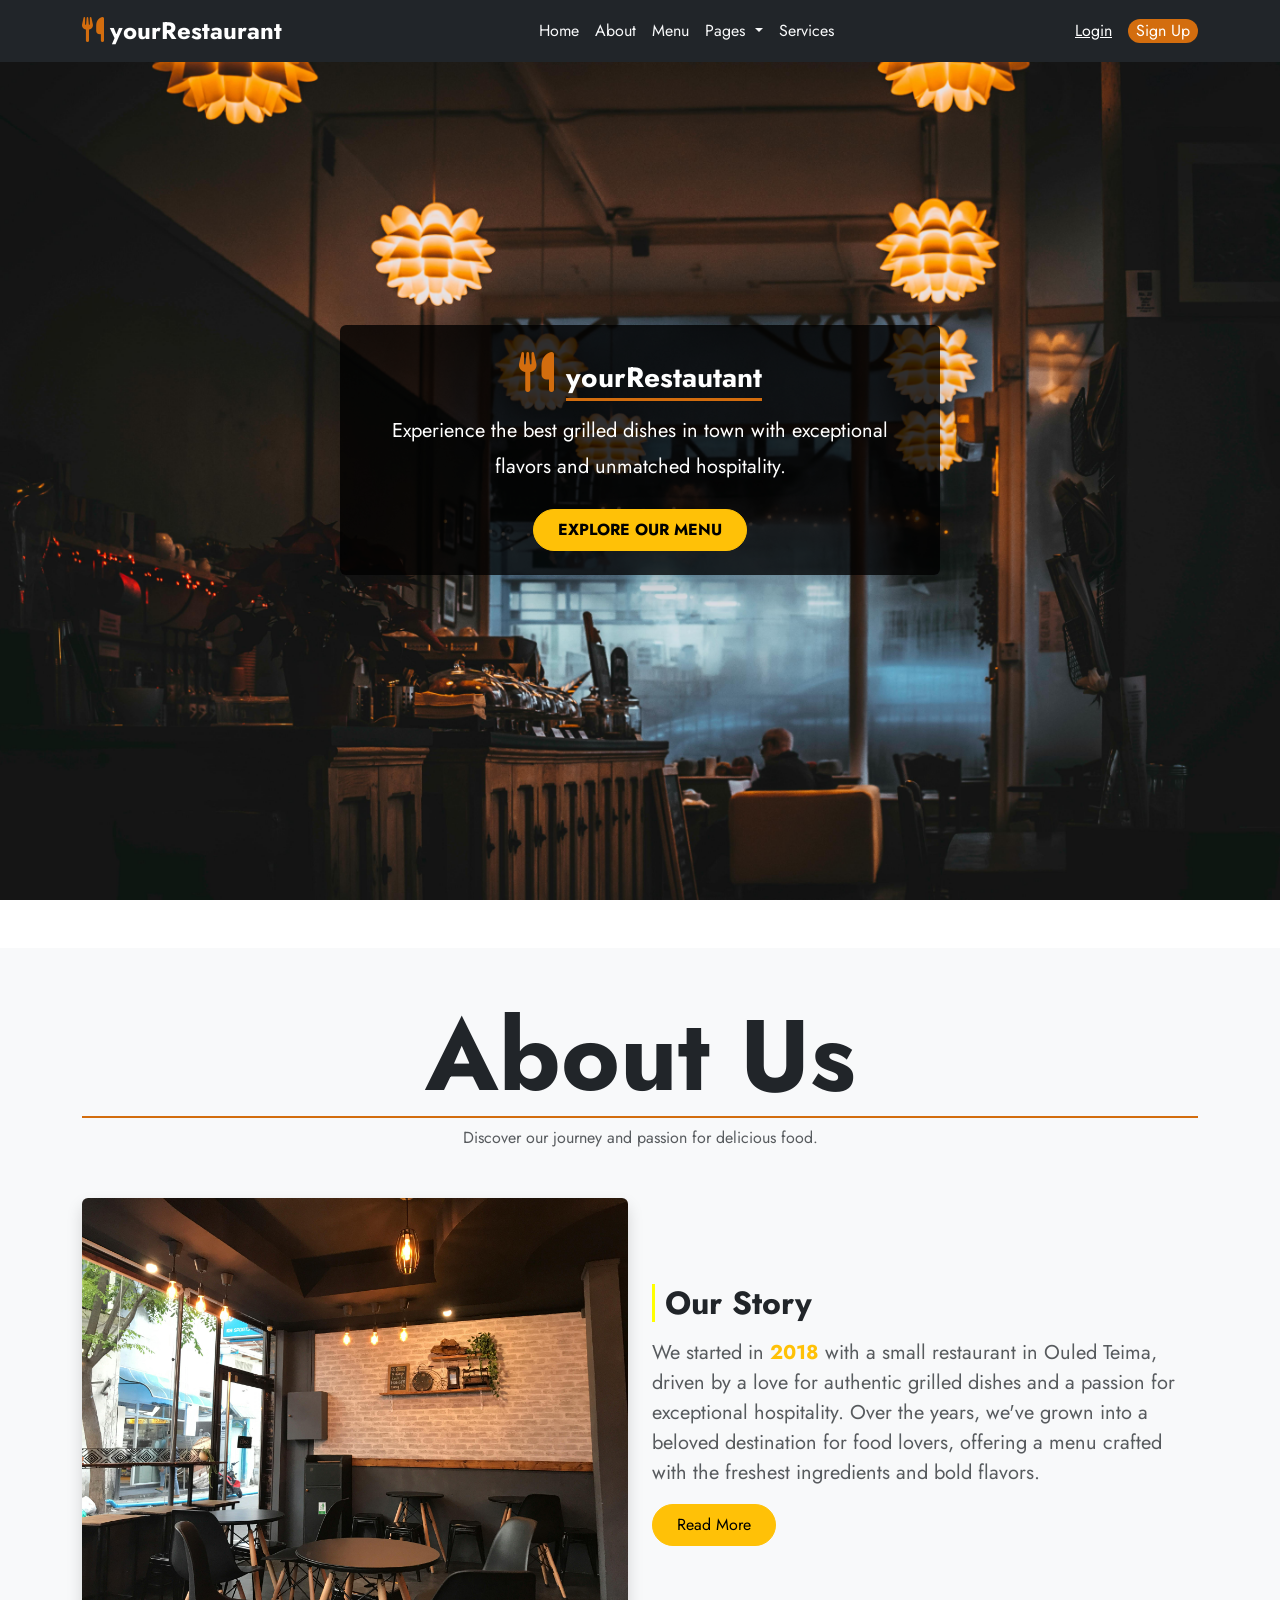
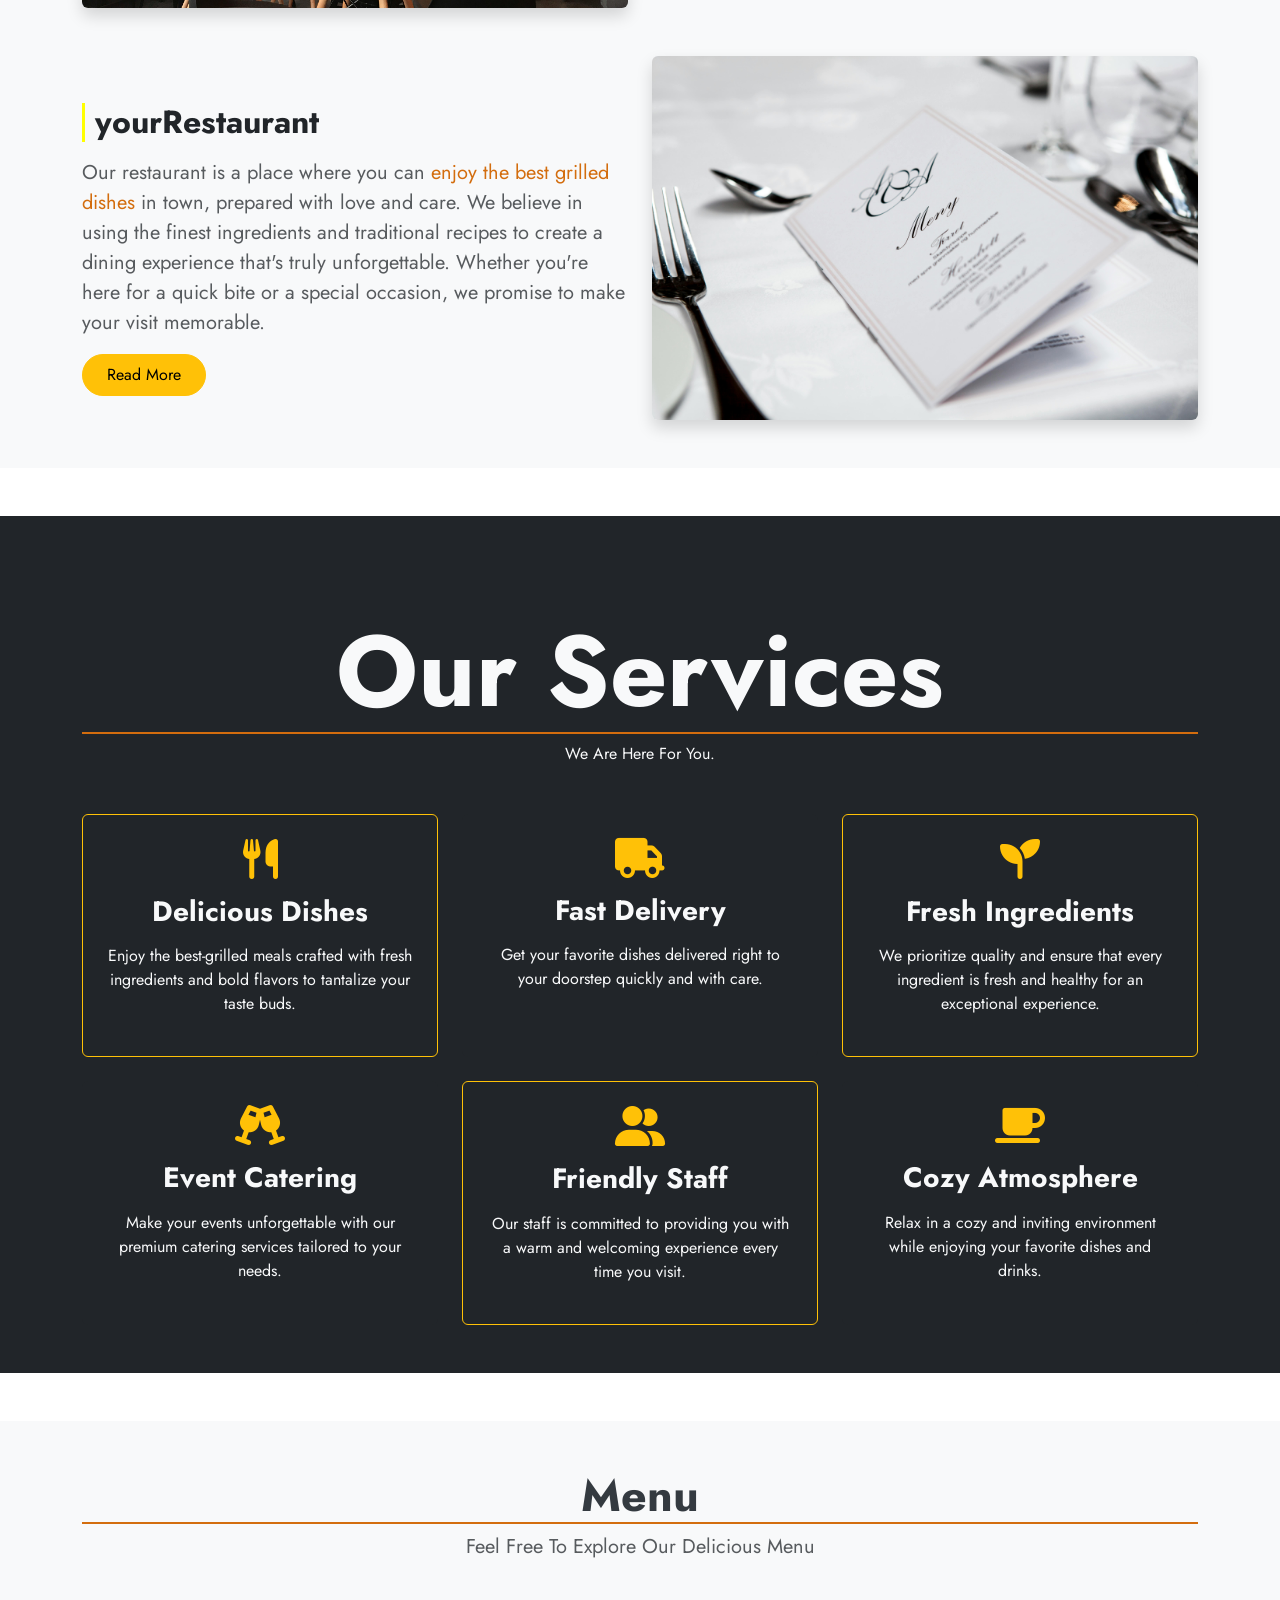
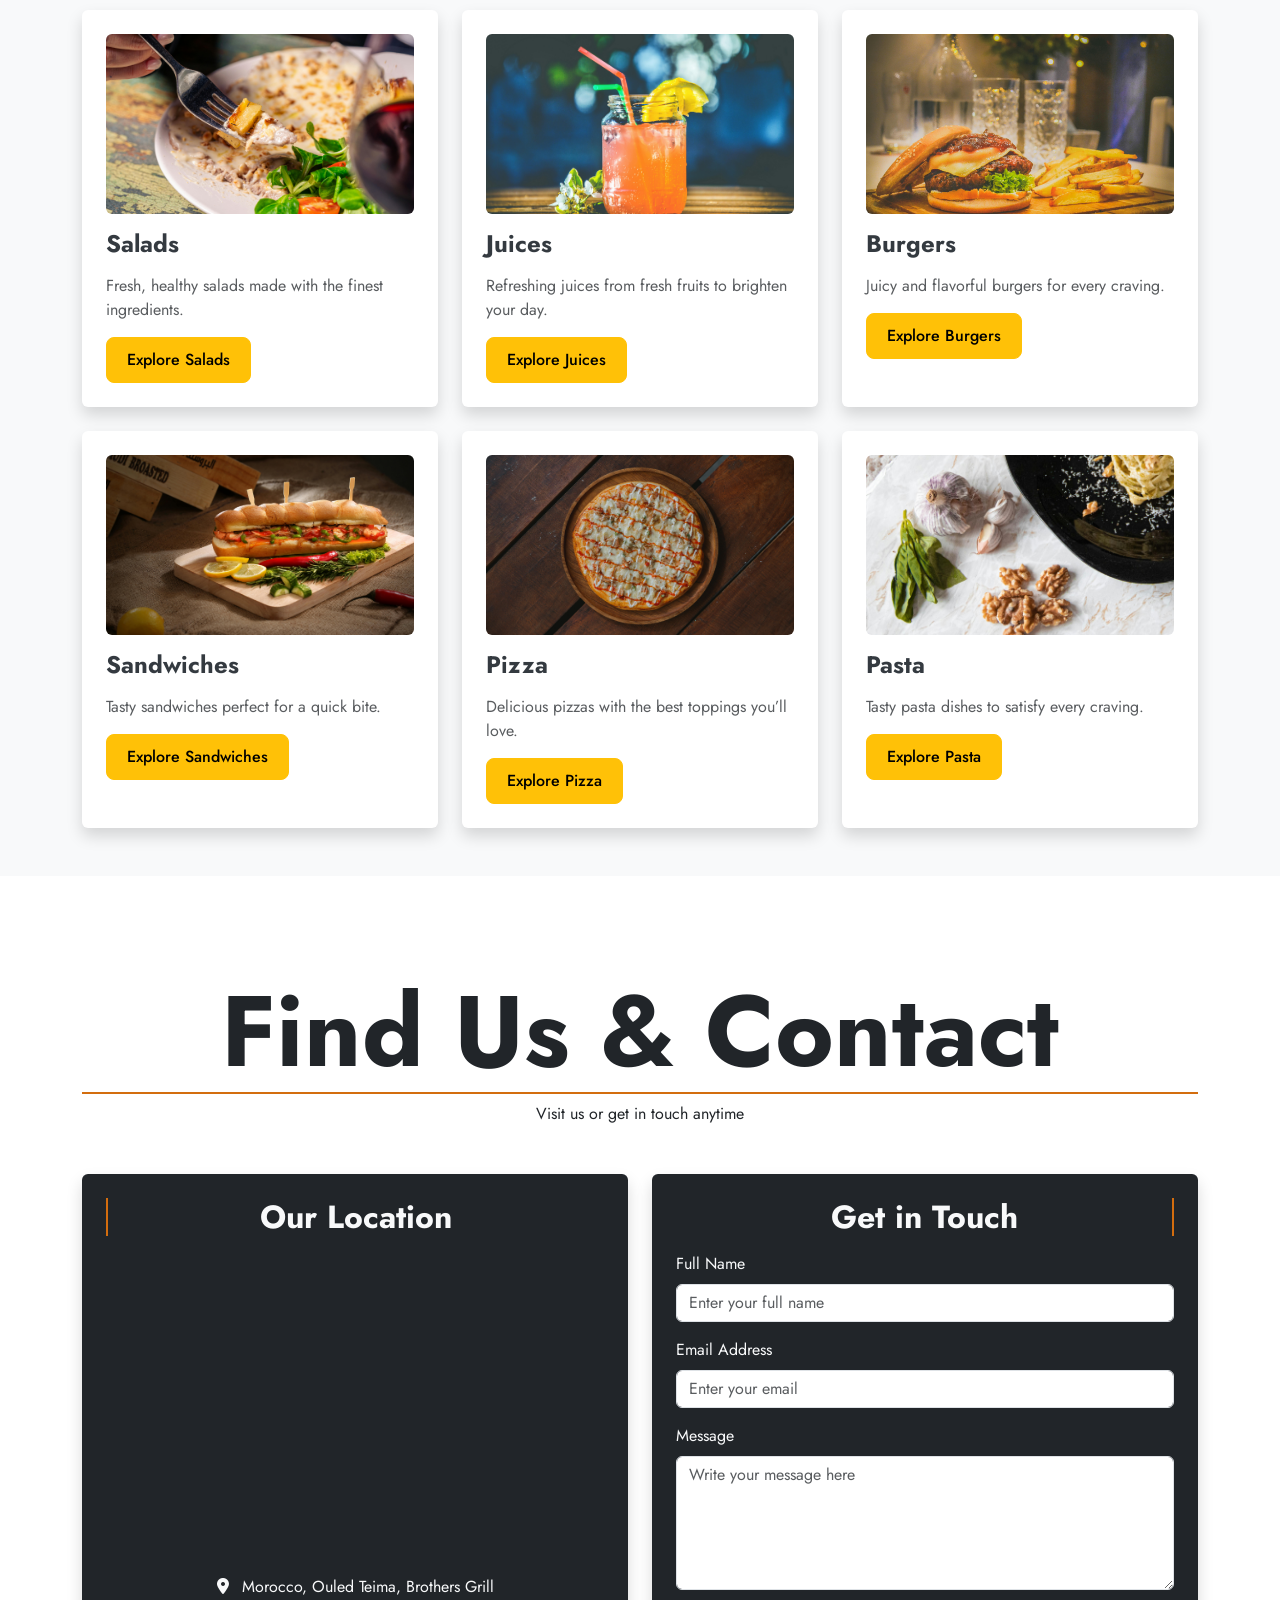
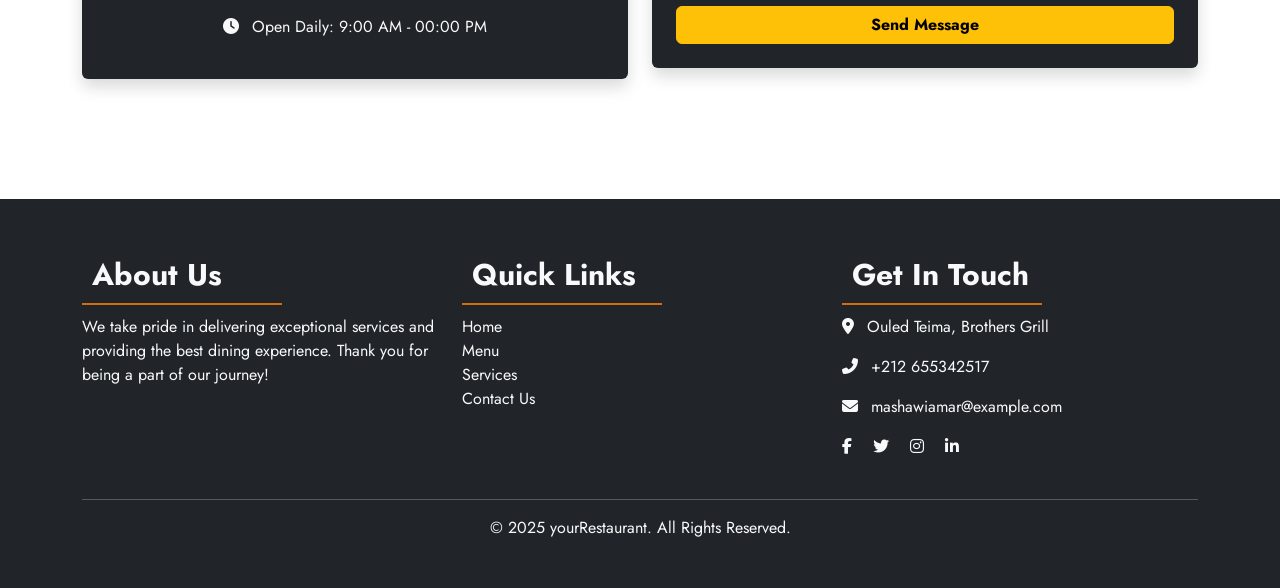
<file: index.html>
<!DOCTYPE html>
<html lang="en">
<head>
    <meta charset="UTF-8">
    <meta name="viewport" content="width=device-width, initial-scale=1.0">
    <title>
        yourRestaurant | Home
    </title>
    <!-- google fonts -->
    <link rel="preconnect" href="https://fonts.googleapis.com">
    <link rel="preconnect" href="https://fonts.gstatic.com" crossorigin>
    <link href="https://fonts.googleapis.com/css2?family=Jost:ital,wght@0,100..900;1,100..900&family=Mona+Sans:ital,wght@0,200..900;1,200..900&family=Montserrat:ital,wght@0,100..900;1,100..900&family=Open+Sans:ital,wght@0,300..800;1,300..800&family=Parkinsans:wght@300..800&family=Poppins:ital,wght@0,100;0,200;0,300;0,400;0,500;0,600;0,700;0,800;0,900;1,100;1,200;1,300;1,400;1,500;1,600;1,700;1,800;1,900&family=Roboto+Mono:ital,wght@0,100..700;1,100..700&family=Ubuntu:ital,wght@0,300;0,400;0,500;0,700;1,300;1,400;1,500;1,700&family=Work+Sans:ital,wght@0,100..900;1,100..900&display=swap" rel="stylesheet">
    <!-- font awessom -->
    <link rel="stylesheet" href="https://cdnjs.cloudflare.com/ajax/libs/font-awesome/6.7.2/css/all.min.css">
    <!-- bootstrap link -->
    <link href="https://cdn.jsdelivr.net/npm/bootstrap@5.3.3/dist/css/bootstrap.min.css" rel="stylesheet" integrity="sha384-QWTKZyjpPEjISv5WaRU9OFeRpok6YctnYmDr5pNlyT2bRjXh0JMhjY6hW+ALEwIH" crossorigin="anonymous">
    <!-- style link -->
    <link rel="stylesheet" href="style/main.css">
</head>

<body>
    <!-- start nav -->
        <nav class="navbar navbar-expand-lg bg-dark fixed-top">
            <div class="container">
                <div class="navbar-brand">
                    <i class="fa-solid fa-utensils" style="color: #d36d0e; font-size: 25px;"></i>
                    <b class="text-white fs-4">yourRestaurant</b>
                </div>
                <button class="navbar-toggler fs-8" type="button" data-bs-toggle="collapse" data-bs-target="#navbarSupportedContent" aria-controls="navbarSupportedContent" aria-expanded="false" aria-label="Toggle navigation">
                    <span class="navbar-toggler-icon"></span>
                </button>
                <div class="collapse navbar-collapse" id="navbarSupportedContent">
                    <ul class="navbar-nav mx-auto">
                        <li class="nav-item">
                            <a class="nav-link text-light active" aria-current="page" href="index.html">Home</a>
                        </li>
                        <li class="nav-item">
                            <a class="nav-link text-light active" aria-current="page" href="#about">About</a>
                        </li>
                        <li class="nav-item">
                            <a class="nav-link text-light" href="#menu">Menu</a>
                        </li>
                        <li class="nav-item dropdown">
                            <a class="nav-link text-light dropdown-toggle" href="#" role="button" data-bs-toggle="dropdown" aria-expanded="false">
                            Pages
                            </a>
                            <ul class="dropdown-menu">
                                <li><a class="dropdown-item" href="#">Team</a></li>
                                <li><a class="dropdown-item" href="#location-contact">Location</a></li>
                                <li><a class="dropdown-item" href="#location-contact">Contact</a></li>
                            </ul>
                        </li>
                        <li class="nav-item">
                            <a class="nav-link text-light" href="#services">Services</a>
                        </li>
                    </ul>
                    <!-- login / signup -->
                    <div class="d-flex gap-3 align-items-center py-2">
                        <a href="login.html" class="login text-white">Login</a>
                        <a href="signup.html" class="signup text-white rounded-4 text-decoration-none px-2">Sign Up</a>
                    </div>
                </div>
            </div>
        </nav>  
    <!-- end nav -->

    <!-- start landing -->
    <div class="landing mb-5 bg-dark text-white d-flex align-items-center justify-content-center text-center" style="height: 100vh;">
        <div class="container">
            <div class="landing-text p-4 rounded shadow-lg">
                <h1 class="mb-3">
                    <i class="fa-solid fa-utensils" style="color: #d36d0e; font-size: 40px;"></i>
                    <b class="fs-3 mt-2" style="border-bottom: 3px solid #d36d0e;">yourRestautant</b>
                </h1>
                <!-- Max-width applied via CSS for better control -->
                <p class="fs-5 mb-4 mx-auto">
                    Experience the best grilled dishes in town with exceptional flavors and unmatched hospitality.
                </p>
                <a href="#menu" class="btn btn-warning px-4 py-2 rounded-pill">Explore Our Menu</a>
            </div>
        </div>
    </div>
    <!-- end landing -->

    <!-- start about -->
        <div class="about mt-5 mb-5 py-5 bg-light" id="about">
            <div class="container">
                <!-- Heading Section -->
                <div class="special-heading text-center mb-5">
                    <h1 class="fw-bold">About Us</h1>
                    <p class="text-muted">Discover our journey and passion for delicious food.</p>
                </div>
                <!-- About Content -->
                <div class="row align-items-center">
                    <!-- Image Section -->
                    <div class="col-md-6">
                        <img src="images/restau-2.jpg" alt="Our Restaurant" class="img-fluid rounded shadow">
                    </div>
                    <!-- Text Section -->
                    <div class="col-md-6">
                        <div class="about-text">
                            <h2 class="story fw-bold mb-3 mt-4">Our Story</h2>
                            <p class="text-muted fs-5">
                                We started in <span class="fw-bold text-warning">2018</span> with a small restaurant in Ouled Teima, driven by a love for authentic grilled dishes and a passion for exceptional hospitality. Over the years, we've grown into a beloved destination for food lovers, offering a menu crafted with the freshest ingredients and bold flavors.
                            </p>
                            <a href="about.html" class="btn btn-warning px-4 py-2 rounded-pill">Read More</a>
                        </div>
                    </div>
                </div>
                <div class="row align-items-center mt-5">
                    <!-- Text Section -->
                    <div class="col-md-6 order-md-1 order-2">
                        <div class="about-text">
                            <h2 class="story fw-bold mb-3 mt-4">yourRestaurant</h2>
                            <p class="text-muted fs-5">
                                Our restaurant is a place where you can <span style="color: #d36d0e;">enjoy the best grilled dishes</span> in town, prepared with love and care. We believe in using the finest ingredients and traditional recipes to create a dining experience that's truly unforgettable. Whether you're here for a quick bite or a special occasion, we promise to make your visit memorable.
                            </p>
                            <a href="about.html" class="btn btn-warning px-4 py-2 rounded-pill">Read More</a>
                        </div>
                    </div>
                    <!-- Image Section -->
                    <div class="col-md-6 order-md-2 order-1 d-flex justify-content-center">
                        <img src="images/restau-1.jpg" alt="Our Restaurant" class="img-fluid rounded shadow">
                    </div>
                </div>
            </div>
        </div>
    <!-- end about -->

    <!-- Start Services Section -->
        <div class="about mt-5 mb-5 py-5 bg-dark" id="services">
            <div class="container mt-5 text-light">
                <!-- Heading Section -->
                <div class="special-heading text-center mb-5">
                    <h1 class="fw-bold">Our Services</h1>
                    <p class="text-light">We Are Here For You.</p>
                </div>
                
                <!-- Services Cards -->
                <div class="row gy-4">
                    <!-- Service 1 -->
                    <div class="col-md-4 text-center">
                        <div class="service-card p-4 rounded bg-dark border border-warning h-100 wow fadeInUp" data-wow-delay="0.2s">
                            <div class="icon-and-heading">
                                <i class="fa-solid fa-utensils text-warning mb-2" style="font-size: 2.5rem;"></i>
                                <h3 class="fw-bold mt-2">Delicious Dishes</h3>
                            </div>
                            <p class="mt-3">Enjoy the best-grilled meals crafted with fresh ingredients and bold flavors to tantalize your taste buds.</p>
                        </div>
                    </div>
                    <!-- Service 2 -->
                    <div class="col-md-4 text-center">
                        <div class="service-card p-4 rounded bg-dark h-100 wow fadeInUp" data-wow-delay="0.4s">
                            <div class="icon-and-heading">
                                <i class="fa-solid fa-truck text-warning mb-2" style="font-size: 2.5rem;"></i>
                                <h3 class="fw-bold mt-2">Fast Delivery</h3>
                            </div>
                            <p class="mt-3">Get your favorite dishes delivered right to your doorstep quickly and with care.</p>
                        </div>
                    </div>
                    <!-- Service 3 -->
                    <div class="col-md-4 text-center">
                        <div class="service-card p-4 rounded bg-dark border border-warning h-100 wow fadeInUp" data-wow-delay="0.6s">
                            <div class="icon-and-heading">
                                <i class="fa-solid fa-seedling text-warning mb-2" style="font-size: 2.5rem;"></i>
                                <h3 class="fw-bold mt-2">Fresh Ingredients</h3>
                            </div>
                            <p class="mt-3">We prioritize quality and ensure that every ingredient is fresh and healthy for an exceptional experience.</p>
                        </div>
                    </div>
                    <!-- Service 4 -->
                    <div class="col-md-4 text-center">
                        <div class="service-card p-4 rounded bg-dark h-100 wow fadeInUp" data-wow-delay="0.8s">
                            <div class="icon-and-heading">
                                <i class="fa-solid fa-glass-cheers text-warning mb-2" style="font-size: 2.5rem;"></i>
                                <h3 class="fw-bold mt-2">Event Catering</h3>
                            </div>
                            <p class="mt-3">Make your events unforgettable with our premium catering services tailored to your needs.</p>
                        </div>
                    </div>
                    <!-- Service 5 -->
                    <div class="col-md-4 text-center">
                        <div class="service-card p-4 rounded bg-dark border border-warning h-100 wow fadeInUp" data-wow-delay="1s">
                            <div class="icon-and-heading">
                                <i class="fa-solid fa-user-friends text-warning mb-2" style="font-size: 2.5rem;"></i>
                                <h3 class="fw-bold mt-2">Friendly Staff</h3>
                            </div>
                            <p class="mt-3">Our staff is committed to providing you with a warm and welcoming experience every time you visit.</p>
                        </div>
                    </div>
                    <!-- Service 6 -->
                    <div class="col-md-4 text-center">
                        <div class="service-card p-4 rounded bg-dark h-100 wow fadeInUp" data-wow-delay="1.2s">
                            <div class="icon-and-heading">
                                <i class="fa-solid fa-coffee text-warning mb-2" style="font-size: 2.5rem;"></i>
                                <h3 class="fw-bold mt-2">Cozy Atmosphere</h3>
                            </div>
                            <p class="mt-3">Relax in a cozy and inviting environment while enjoying your favorite dishes and drinks.</p>
                        </div>
                    </div>
                </div>
            </div>
        </div>
    <!-- End Services Section -->

    <!-- start menu -->
        <div class="menu mb-5 py-5 bg-light" id="menu">
            <div class="container">
                <!-- Heading Section -->
                <div class="special-heading text-center mb-5">
                    <h1 class="fw-bold">Menu</h1>
                    <p class="text-muted fs-5">Feel Free To Explore Our Delicious Menu</p>
                </div>
        
                <!-- Menu Categories -->
                <div class="row row-cols-1 row-cols-sm-2 row-cols-lg-3 g-4">
                    <!-- Salads -->
                    <div class="col">
                        <div class="menu-card p-4 bg-white shadow rounded h-100">
                            <div class="image mb-3">
                                <img src="images/salade.jpg" alt="Salads" class="img-fluid rounded">
                            </div>
                            <div class="infos">
                                <h3 class="fw-bold">Salads</h3>
                                <p class="text-muted">Fresh, healthy salads made with the finest ingredients.</p>
                                <a href="food.html" class="btn btn-warning rounded-3">Explore Salads</a>
                            </div>
                        </div>
                    </div>
                    <!-- Juices -->
                    <div class="col">
                        <div class="menu-card p-4 bg-white shadow rounded h-100">
                            <div class="image mb-3">
                                <img src="images/juices.jpg" alt="Juices" class="img-fluid rounded">
                            </div>
                            <div class="infos">
                                <h3 class="fw-bold">Juices</h3>
                                <p class="text-muted">Refreshing juices from fresh fruits to brighten your day.</p>
                                <a href="food.html" class="btn btn-warning rounded-3">Explore Juices</a>
                            </div>
                        </div>
                    </div>
                    <!-- Burgers -->
                    <div class="col">
                        <div class="menu-card p-4 bg-white shadow rounded h-100">
                            <div class="image mb-3">
                                <img src="images/burgers.jpg" alt="Burgers" class="img-fluid rounded">
                            </div>
                            <div class="infos">
                                <h3 class="fw-bold">Burgers</h3>
                                <p class="text-muted">Juicy and flavorful burgers for every craving.</p>
                                <a href="food.html" class="btn btn-warning rounded-3">Explore Burgers</a>
                            </div>
                        </div>
                    </div>
                    <!-- Sandwiches -->
                    <div class="col">
                        <div class="menu-card p-4 bg-white shadow rounded h-100">
                            <div class="image mb-3">
                                <img src="images/sandwiche.jpg" alt="Sandwiches" class="img-fluid rounded">
                            </div>
                            <div class="infos">
                                <h3 class="fw-bold">Sandwiches</h3>
                                <p class="text-muted">Tasty sandwiches perfect for a quick bite.</p>
                                <a href="food.html" class="btn btn-warning rounded-3">Explore Sandwiches</a>
                            </div>
                        </div>
                    </div>
                    <!-- Pizza -->
                    <div class="col">
                        <div class="menu-card p-4 bg-white shadow rounded h-100">
                            <div class="image mb-3">
                                <img src="images/pizza.jpg" alt="Pizza" class="img-fluid rounded">
                            </div>
                            <div class="infos">
                                <h3 class="fw-bold">Pizza</h3>
                                <p class="text-muted">Delicious pizzas with the best toppings you’ll love.</p>
                                <a href="food.html" class="btn btn-warning rounded-3">Explore Pizza</a>
                            </div>
                        </div>
                    </div>
                    <!-- Pasta -->
                    <div class="col">
                        <div class="menu-card p-4 bg-white shadow rounded h-100">
                            <div class="image mb-3">
                                <img src="images/pasta.jpg" alt="Pasta" class="img-fluid rounded">
                            </div>
                            <div class="infos">
                                <h3 class="fw-bold">Pasta</h3>
                                <p class="text-muted">Tasty pasta dishes to satisfy every craving.</p>
                                <a href="food.html" class="btn btn-warning rounded-3">Explore Pasta</a>
                            </div>
                        </div>
                    </div>
                </div>
            </div>
        </div>
    <!-- end menu -->

    <!-- start location & contact -->   
        <section class="location-contact mt-5 py-5 bg-white text-dark" id="location-contact">
            <div class="container">
                <!-- Section Heading -->
                <div class="special-heading text-center mb-5">
                    <h1 class="fw-bold text-dark">Find Us & Contact</h1>
                    <p class="text-dark">Visit us or get in touch anytime</p>
                </div>

                <div class="row">
                    <!-- Location Section -->
                    <div class="col-lg-6 mb-4">
                        <div class="location bg-dark text-light shadow rounded p-4">
                            <h2 class="location fw-bold mb-3 text-center">Our Location</h2>
                            <div class="map mb-3">
                                <!-- Embedded Google Map -->
                                <iframe
                                    src="https://www.google.com/maps/embed?pb=!1m18!1m12!1m3!1d338.1900739!2d-9.2170188!3d30.3903563!2m3!1f0!2f0!3f0!3m2!1i1024!2i768!4f13.1!3m3!1m2!1s0xdb3d70a741536ef%3A0xa29b2c9944f7f8da!2sBrothers%20Grill!5e0!3m2!1sen!2sus!4v1697738456945!5m2!1sen!2sus"
                                    width="100%" height="300" style="border:0;" allowfullscreen="" loading="lazy">
                                </iframe>
                            </div>
                            <div class="text-center">
                                <p><i class="fas fa-map-marker-alt me-2"></i> Morocco, Ouled Teima, Brothers Grill</p>
                                <p><i class="fas fa-clock me-2"></i> Open Daily: 9:00 AM - 00:00 PM</p>
                            </div>
                        </div>
                    </div>

                    <!-- Contact Section -->
                    <div class="col-lg-6">
                        <div class="contact bg-dark text-light shadow rounded p-4">
                            <h2 class="fw-bold mb-3 text-center">Get in Touch</h2>
                            <form>
                                <!-- Name Input -->
                                <div class="mb-3">
                                    <label for="name" class="form-label">Full Name</label>
                                    <input type="text" class="form-control" id="name" placeholder="Enter your full name">
                                </div>
                                <!-- Email Input -->
                                <div class="mb-3">
                                    <label for="email" class="form-label">Email Address</label>
                                    <input type="email" class="form-control" id="email" placeholder="Enter your email">
                                </div>
                                <!-- Message Input -->
                                <div class="mb-3">
                                    <label for="message" class="form-label">Message</label>
                                    <textarea class="form-control" id="message" rows="5"
                                        placeholder="Write your message here"></textarea>
                                </div>
                                <!-- Submit Button -->
                                <div class="text-center">
                                    <button type="submit" class="btn btn-warning w-100 fw-bold">Send Message</button>
                                </div>
                            </form>
                        </div>
                    </div>
                </div>
            </div>
        </section>
    <!-- end location & contact -->

    <!-- start footer -->   
        <footer class="footer mt-5 bg-dark text-light py-5">
            <div class="container">
                <div class="row">
                    <!-- About Section -->
                    <div class="col-md-4 mb-4">
                        <h5 class="heading fw-bold">About Us</h5>
                        <p>
                            We take pride in delivering exceptional services and providing the best dining experience. Thank you for being a part of our journey!
                        </p>
                    </div>
        
                    <!-- Quick Links Section -->
                    <div class="col-md-4 mb-4">
                        <h5 class="heading fw-bold">Quick Links</h5>
                        <ul class="links list-unstyled">
                            <li><a href="#home" class="text-light text-decoration-none">Home</a></li>
                            <li><a href="#menu" class="text-light text-decoration-none">Menu</a></li>
                            <li><a href="#services" class="text-light text-decoration-none">Services</a></li>
                            <li><a href="#location-contact" class="text-light text-decoration-none">Contact Us</a></li>
                        </ul>
                    </div>
        
                    <!-- Contact Section -->
                    <div class="col-md-4 mb-4">
                        <h5 class="heading fw-bold">Get In Touch</h5>
                        <p><i class="fas fa-map-marker-alt me-2"></i> Ouled Teima, Brothers Grill</p>
                        <p><i class="fas fa-phone-alt me-2"></i> +212 655342517</p>
                        <p><i class="fas fa-envelope me-2"></i> mashawiamar@example.com</p>
                        <div class="social-icons mt-3">
                            <a href="#" class="text-light me-3"><i class="fab fa-facebook-f"></i></a>
                            <a href="#" class="text-light me-3"><i class="fab fa-twitter"></i></a>
                            <a href="#" class="text-light me-3"><i class="fab fa-instagram"></i></a>
                            <a href="#" class="text-light"><i class="fab fa-linkedin-in"></i></a>
                        </div>
                    </div>
                </div>
        
                <hr class="text-light-50">
                <!-- Footer Bottom -->
                <div class="text-center">
                    <p class="mb-0">© 2025 <span>yourRestaurant</span>. All Rights Reserved.</p>
                </div>
            </div>
        </footer>
    <!-- end footer -->

    <!-- js bootstrap link -->
    <script src="https://cdn.jsdelivr.net/npm/bootstrap@5.3.3/dist/js/bootstrap.bundle.min.js" integrity="sha384-YvpcrYf0tY3lHB60NNkmXc5s9fDVZLESaAA55NDzOxhy9GkcIdslK1eN7N6jIeHz" crossorigin="anonymous"></script>
</body>
</html>
</file>
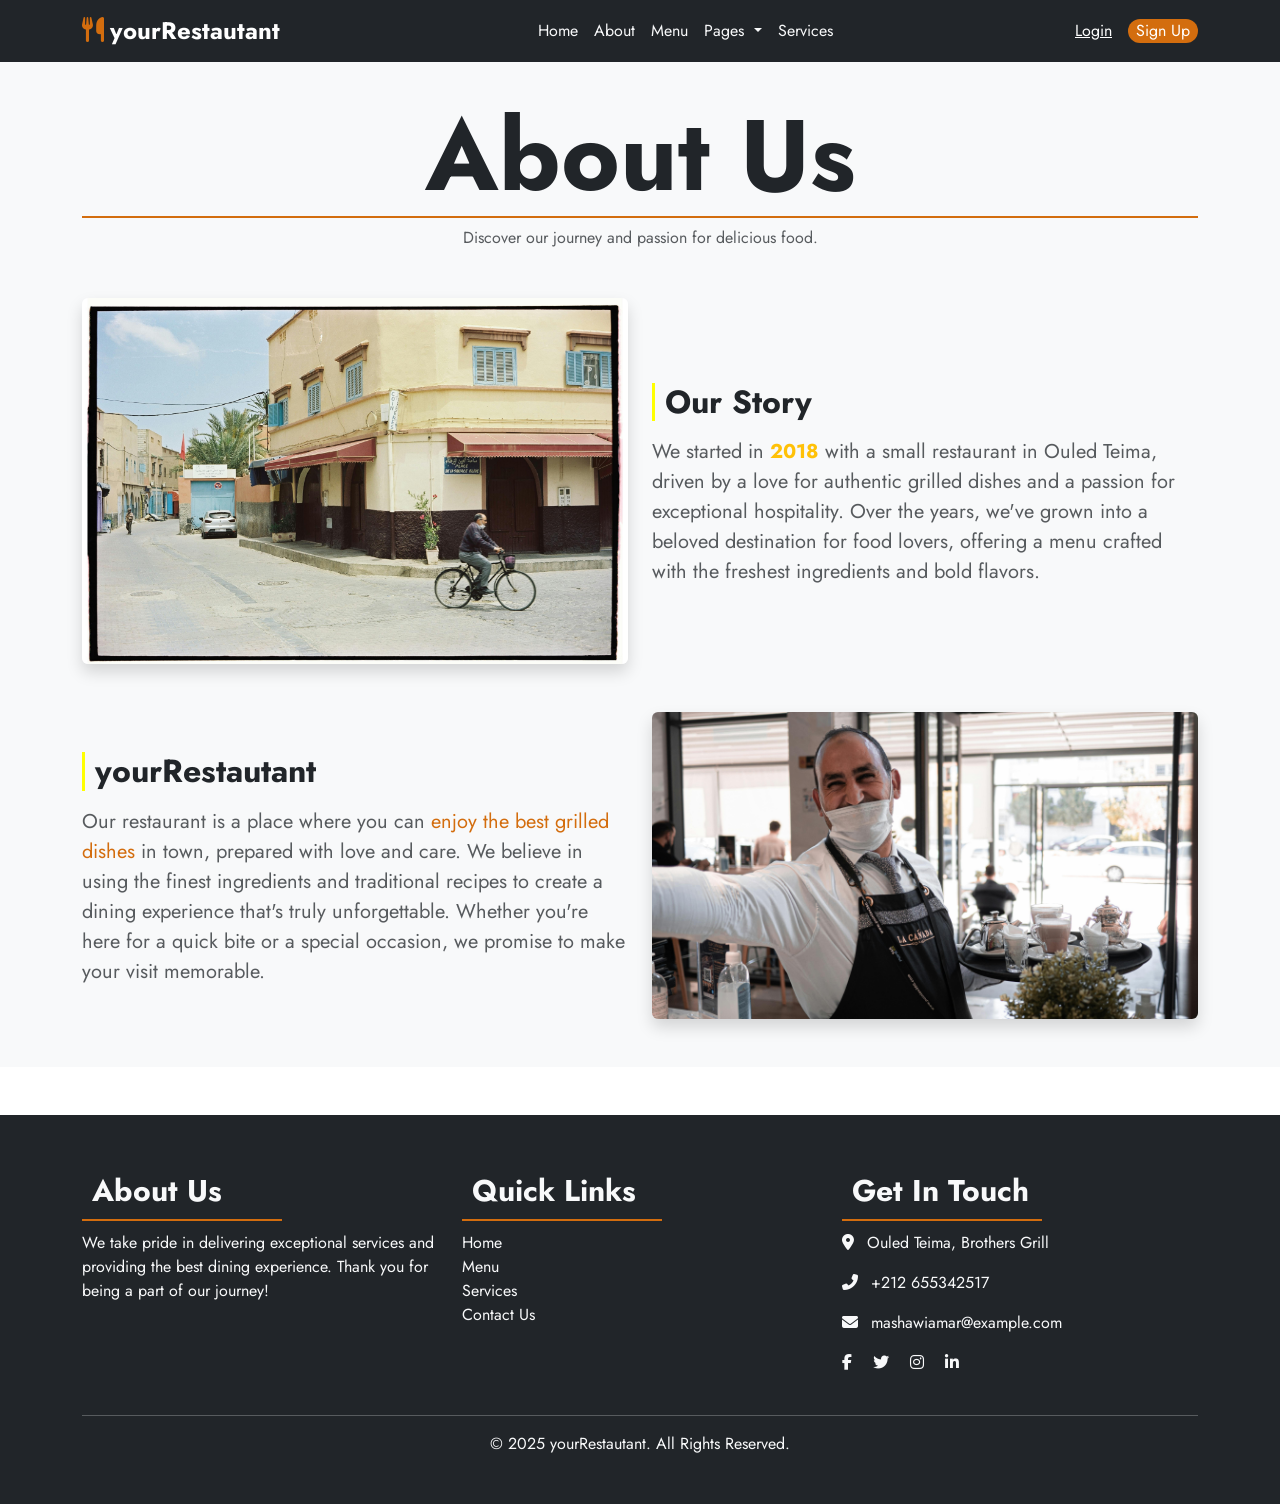
<file: about.html>
<!DOCTYPE html>
<html lang="en">
<head>
    <meta charset="UTF-8">
    <meta name="viewport" content="width=device-width, initial-scale=1.0">
    <title>
        yourRestautant | About
    </title>
    <!-- google fonts -->
    <link rel="preconnect" href="https://fonts.googleapis.com">
    <link rel="preconnect" href="https://fonts.gstatic.com" crossorigin>
    <link href="https://fonts.googleapis.com/css2?family=Jost:ital,wght@0,100..900;1,100..900&family=Mona+Sans:ital,wght@0,200..900;1,200..900&family=Montserrat:ital,wght@0,100..900;1,100..900&family=Open+Sans:ital,wght@0,300..800;1,300..800&family=Parkinsans:wght@300..800&family=Poppins:ital,wght@0,100;0,200;0,300;0,400;0,500;0,600;0,700;0,800;0,900;1,100;1,200;1,300;1,400;1,500;1,600;1,700;1,800;1,900&family=Roboto+Mono:ital,wght@0,100..700;1,100..700&family=Ubuntu:ital,wght@0,300;0,400;0,500;0,700;1,300;1,400;1,500;1,700&family=Work+Sans:ital,wght@0,100..900;1,100..900&display=swap" rel="stylesheet">
    <!-- font awessom -->
    <link rel="stylesheet" href="https://cdnjs.cloudflare.com/ajax/libs/font-awesome/6.7.2/css/all.min.css">
    <!-- bootstrap link -->
    <link href="https://cdn.jsdelivr.net/npm/bootstrap@5.3.3/dist/css/bootstrap.min.css" rel="stylesheet" integrity="sha384-QWTKZyjpPEjISv5WaRU9OFeRpok6YctnYmDr5pNlyT2bRjXh0JMhjY6hW+ALEwIH" crossorigin="anonymous">
    <!-- style link -->
    <link rel="stylesheet" href="style/main.css">
</head>

<body>
    <!-- start nav -->
        <nav class="navbar navbar-expand-lg bg-dark fixed-top">
            <div class="container">
                <div class="navbar-brand">
                    <i class="fa-solid fa-utensils" style="color: #d36d0e; font-size: 25px;"></i>
                    <b class="text-white fs-4">yourRestautant</b>
                </div>
                <button class="navbar-toggler fs-8" type="button" data-bs-toggle="collapse" data-bs-target="#navbarSupportedContent" aria-controls="navbarSupportedContent" aria-expanded="false" aria-label="Toggle navigation">
                    <span class="navbar-toggler-icon"></span>
                </button>
                <div class="collapse navbar-collapse" id="navbarSupportedContent">
                    <ul class="navbar-nav mx-auto">
                        <li class="nav-item">
                            <a class="nav-link text-light active" aria-current="page" href="index.html">Home</a>
                        </li>
                        <li class="nav-item">
                            <a class="nav-link text-light active" aria-current="page" href="">About</a>
                        </li>
                        <li class="nav-item">
                            <a class="nav-link text-light" href="menu.html">Menu</a>
                        </li>
                        <li class="nav-item dropdown">
                            <a class="nav-link text-light dropdown-toggle" href="#" role="button" data-bs-toggle="dropdown" aria-expanded="false">
                            Pages
                            </a>
                            <ul class="dropdown-menu">
                                <li><a class="dropdown-item" href="location-contact.html">Location</a></li>
                                <li><a class="dropdown-item" href="location-contact.html">Contact</a></li>
                            </ul>
                        </li>
                        <li class="nav-item">
                            <a class="nav-link text-light" href="services.html">Services</a>
                        </li>
                    </ul>
                    <!-- login / signup -->
                    <div class="d-flex gap-3 align-items-center py-2">
                        <a href="login.html" class="login text-white">Login</a>
                        <a href="signup.html" class="signup text-white rounded-4 text-decoration-none px-2">Sign Up</a>
                    </div>
                </div>
            </div>
        </nav>  
    <!-- end nav -->

    <!-- start about -->
        <div class="about mt-5 mb-5 py-5 bg-light" id="about">
            <div class="container">
                <!-- Heading Section -->
                <div class="special-heading text-center mb-5">
                    <h1 class="fw-bold">About Us</h1>
                    <p class="text-muted">Discover our journey and passion for delicious food.</p>
                </div>
                <!-- About Content -->
                <div class="row align-items-center">
                    <!-- Image Section -->
                    <div class="col-md-6">
                        <img src="images/history.jpg" alt="Our Restaurant" class="img-fluid rounded shadow">
                    </div>
                    <!-- Text Section -->
                    <div class="col-md-6">
                        <div class="about-text">
                            <h2 class="story fw-bold mb-3 mt-4">Our Story</h2>
                            <p class="text-muted fs-5">
                                We started in <span class="fw-bold text-warning">2018</span> with a small restaurant in Ouled Teima, driven by a love for authentic grilled dishes and a passion for exceptional hospitality. Over the years, we've grown into a beloved destination for food lovers, offering a menu crafted with the freshest ingredients and bold flavors.
                            </p>
                        </div>
                    </div>
                </div>
                <div class="row align-items-center mt-5">
                    <!-- Text Section -->
                    <div class="col-md-6 order-md-1 order-2">
                        <div class="about-text">
                            <h2 class="story fw-bold mb-3 mt-4">yourRestautant</h2>
                            <p class="text-muted fs-5">
                                Our restaurant is a place where you can <span style="color: #d36d0e;">enjoy the best grilled dishes</span> in town, prepared with love and care. We believe in using the finest ingredients and traditional recipes to create a dining experience that's truly unforgettable. Whether you're here for a quick bite or a special occasion, we promise to make your visit memorable.
                            </p>
                        </div>
                    </div>
                    <!-- Image Section -->
                    <div class="col-md-6 order-md-2 order-1 d-flex justify-content-center">
                        <img src="images/about.jpg" alt="Our Restaurant" class="img-fluid rounded shadow">
                    </div>
                </div>
            </div>
        </div>
    <!-- end about -->

    <!-- start footer -->   
        <footer class="footer mt-5 bg-dark text-light py-5">
            <div class="container">
                <div class="row">
                    <!-- About Section -->
                    <div class="col-md-4 mb-4">
                        <h5 class="heading fw-bold">About Us</h5>
                        <p>
                            We take pride in delivering exceptional services and providing the best dining experience. Thank you for being a part of our journey!
                        </p>
                    </div>
        
                    <!-- Quick Links Section -->
                    <div class="col-md-4 mb-4">
                        <h5 class="heading fw-bold">Quick Links</h5>
                        <ul class="links list-unstyled">
                            <li><a href="#home" class="text-light text-decoration-none">Home</a></li>
                            <li><a href="menu.html" class="text-light text-decoration-none">Menu</a></li>
                            <li><a href="services.html" class="text-light text-decoration-none">Services</a></li>
                            <li><a href="location-contact.html" class="text-light text-decoration-none">Contact Us</a></li>
                        </ul>
                    </div>
        
                    <!-- Contact Section -->
                    <div class="col-md-4 mb-4">
                        <h5 class="heading fw-bold">Get In Touch</h5>
                        <p><i class="fas fa-map-marker-alt me-2"></i> Ouled Teima, Brothers Grill</p>
                        <p><i class="fas fa-phone-alt me-2"></i> +212 655342517</p>
                        <p><i class="fas fa-envelope me-2"></i> mashawiamar@example.com</p>
                        <div class="social-icons mt-3">
                            <a href="#" class="text-light me-3"><i class="fab fa-facebook-f"></i></a>
                            <a href="#" class="text-light me-3"><i class="fab fa-twitter"></i></a>
                            <a href="#" class="text-light me-3"><i class="fab fa-instagram"></i></a>
                            <a href="#" class="text-light"><i class="fab fa-linkedin-in"></i></a>
                        </div>
                    </div>
                </div>
        
                <hr class="text-light-50">
                <!-- Footer Bottom -->
                <div class="text-center">
                    <p class="mb-0">© 2025 <span>yourRestautant</span>. All Rights Reserved.</p>
                </div>
            </div>
        </footer>
    <!-- end footer -->

    <!-- js bootstrap link -->
    <script src="https://cdn.jsdelivr.net/npm/bootstrap@5.3.3/dist/js/bootstrap.bundle.min.js" integrity="sha384-YvpcrYf0tY3lHB60NNkmXc5s9fDVZLESaAA55NDzOxhy9GkcIdslK1eN7N6jIeHz" crossorigin="anonymous"></script>
</body>
</html>
</file>
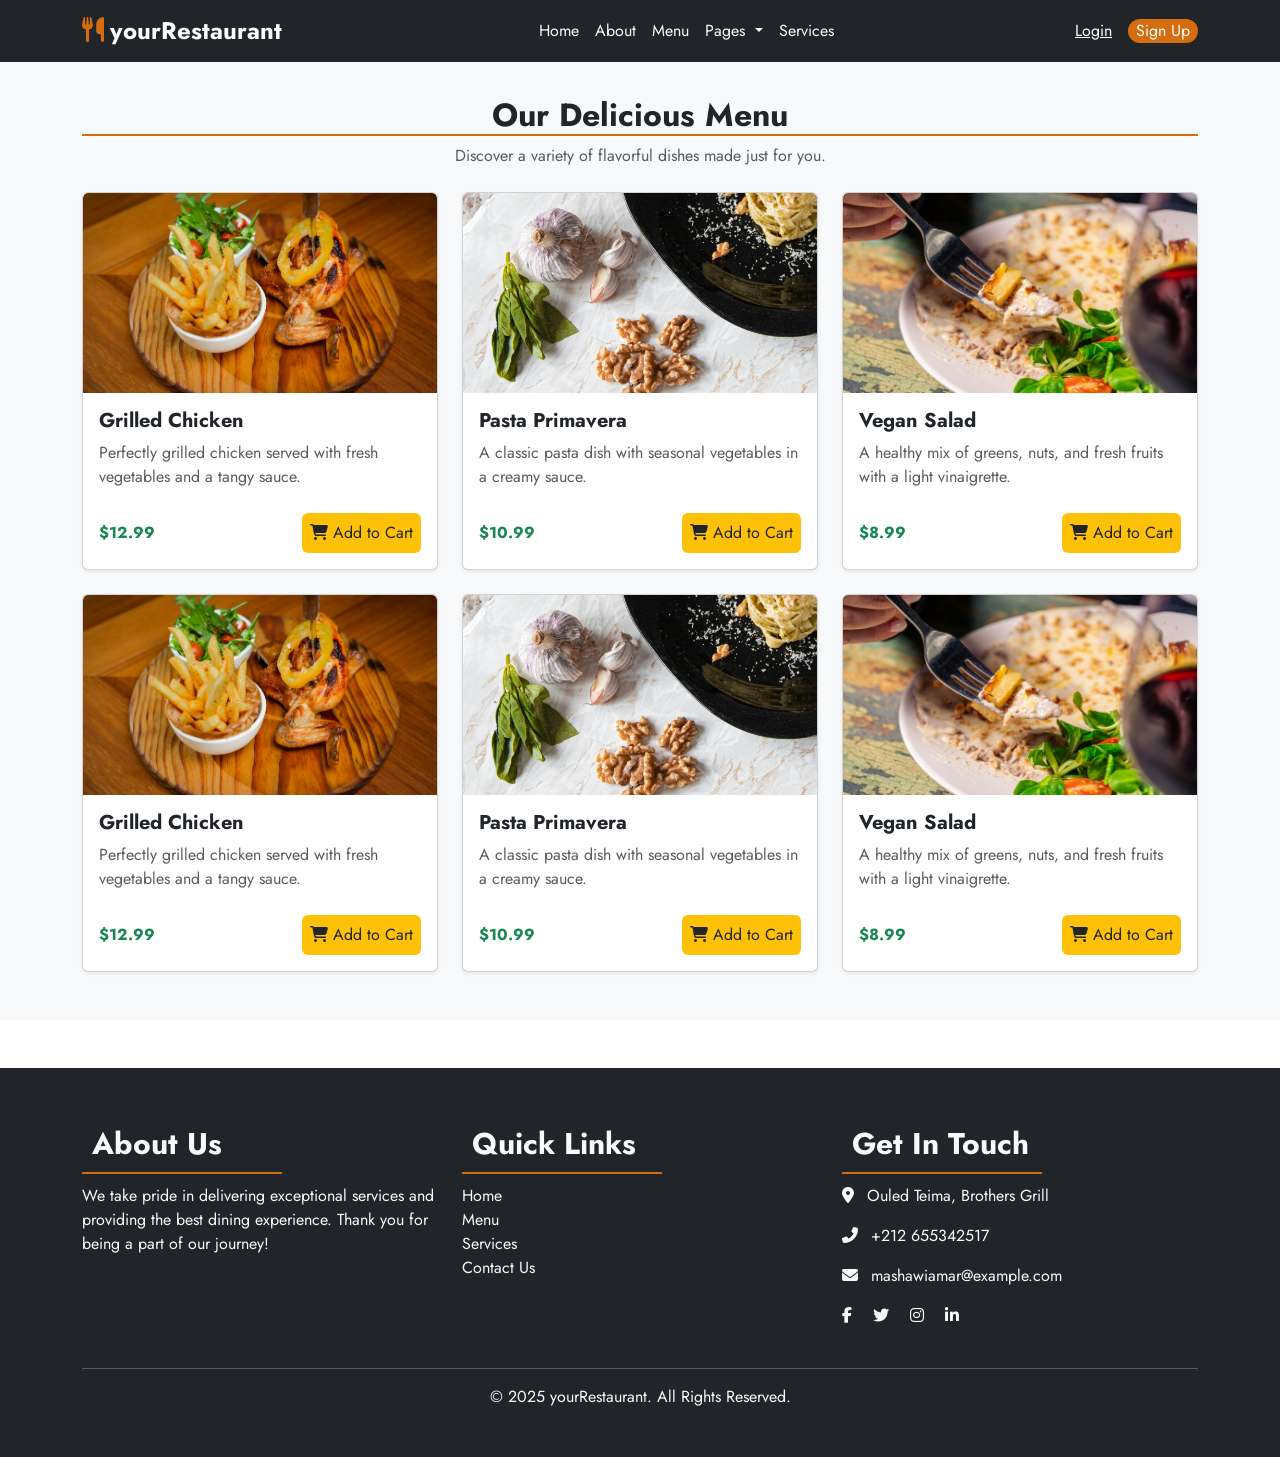
<file: food.html>
<!DOCTYPE html>
<html lang="en">
<head>
    <meta charset="UTF-8">
    <meta name="viewport" content="width=device-width, initial-scale=1.0">
    <title>
        yourRestaurant - Food
    </title>
    <!-- google fonts -->
    <link rel="preconnect" href="https://fonts.googleapis.com">
    <link rel="preconnect" href="https://fonts.gstatic.com" crossorigin>
    <link href="https://fonts.googleapis.com/css2?family=Jost:ital,wght@0,100..900;1,100..900&family=Mona+Sans:ital,wght@0,200..900;1,200..900&family=Montserrat:ital,wght@0,100..900;1,100..900&family=Open+Sans:ital,wght@0,300..800;1,300..800&family=Parkinsans:wght@300..800&family=Poppins:ital,wght@0,100;0,200;0,300;0,400;0,500;0,600;0,700;0,800;0,900;1,100;1,200;1,300;1,400;1,500;1,600;1,700;1,800;1,900&family=Roboto+Mono:ital,wght@0,100..700;1,100..700&family=Ubuntu:ital,wght@0,300;0,400;0,500;0,700;1,300;1,400;1,500;1,700&family=Work+Sans:ital,wght@0,100..900;1,100..900&display=swap" rel="stylesheet">
    <!-- font awessom -->
    <link rel="stylesheet" href="https://cdnjs.cloudflare.com/ajax/libs/font-awesome/6.7.2/css/all.min.css">
    <!-- bootstrap link -->
    <link href="https://cdn.jsdelivr.net/npm/bootstrap@5.3.3/dist/css/bootstrap.min.css" rel="stylesheet" integrity="sha384-QWTKZyjpPEjISv5WaRU9OFeRpok6YctnYmDr5pNlyT2bRjXh0JMhjY6hW+ALEwIH" crossorigin="anonymous">
    <!-- style link -->
    <link rel="stylesheet" href="style/main.css">
</head>

<body>
    <!-- start nav -->
        <nav class="navbar navbar-expand-lg bg-dark fixed-top">
            <div class="container">
                <div class="navbar-brand">
                    <i class="fa-solid fa-utensils" style="color: #d36d0e; font-size: 25px;"></i>
                    <b class="text-white fs-4">yourRestaurant</b>
                </div>
                <button class="navbar-toggler fs-8" type="button" data-bs-toggle="collapse" data-bs-target="#navbarSupportedContent" aria-controls="navbarSupportedContent" aria-expanded="false" aria-label="Toggle navigation">
                    <span class="navbar-toggler-icon"></span>
                </button>
                <div class="collapse navbar-collapse" id="navbarSupportedContent">
                    <ul class="navbar-nav mx-auto">
                        <li class="nav-item">
                            <a class="nav-link text-light active" aria-current="page" href="index.html">Home</a>
                        </li>
                        <li class="nav-item">
                            <a class="nav-link text-light active" aria-current="page" href="about.html">About</a>
                        </li>
                        <li class="nav-item">
                            <a class="nav-link text-light" href="menu.html">Menu</a>
                        </li>
                        <li class="nav-item dropdown">
                            <a class="nav-link text-light dropdown-toggle" href="#" role="button" data-bs-toggle="dropdown" aria-expanded="false">
                            Pages
                            </a>
                            <ul class="dropdown-menu">
                                <li><a class="dropdown-item" href="location-contact.html">Location</a></li>
                                <li><a class="dropdown-item" href="location-contact.html">Contact</a></li>
                            </ul>
                        </li>
                        <li class="nav-item">
                            <a class="nav-link text-light" href="services.html">Services</a>
                        </li>
                    </ul>
                    <!-- login / signup -->
                    <div class="d-flex gap-3 align-items-center py-2">
                        <a href="login.html" class="login text-white">Login</a>
                        <a href="signup.html" class="signup text-white rounded-4 text-decoration-none px-2">Sign Up</a>
                    </div>
                </div>
            </div>
        </nav>  
    <!-- end nav -->

    <!-- Start Food -->
        <section class="food mt-5 py-5 bg-light">
            <div class="container">
                <div class="food-head text-center mb-4">
                    <h2 class="fw-bold" style="border-bottom: 2px solid #d36d0e;">Our Delicious Menu</h2>
                    <p class="text-muted">Discover a variety of flavorful dishes made just for you.</p>
                </div>
                <div class="row g-4">
                    <!-- Food Card 1 -->
                    <div class="col-12 col-md-6 col-lg-4">
                        <div class="card h-100 shadow-sm">
                            <div class="card-img-top" style="background-image: url('images/grilled-chicken.jpg'); height: 200px; background-size: cover; background-position: center;"></div>
                            <div class="card-body d-flex flex-column justify-content-between">
                                <div>
                                    <h5 class="card-title fw-bold">Grilled Chicken</h5>
                                    <p class="card-text text-muted mb-4">Perfectly grilled chicken served with fresh vegetables and a tangy sauce.</p>
                                </div>
                                <div class="d-flex justify-content-between align-items-center">
                                    <span class="text-success fw-bold">$12.99</span>
                                    <a href="#" class="text-decoration-none text-dark bg-warning p-2 rounded-2">
                                        <i class="fa-solid fa-cart-shopping"></i>
                                        Add to Cart
                                    </a>
                                </div>
                            </div>
                        </div>
                    </div>
                    <!-- Food Card 2 -->
                    <div class="col-12 col-md-6 col-lg-4">
                        <div class="card h-100 shadow-sm">
                            <div class="card-img-top" style="background-image: url('images/pasta.jpg'); height: 200px; background-size: cover; background-position: center;"></div>
                            <div class="card-body d-flex flex-column justify-content-between">
                                <div>
                                    <h5 class="card-title fw-bold">Pasta Primavera</h5>
                                    <p class="card-text text-muted mb-4">A classic pasta dish with seasonal vegetables in a creamy sauce.</p>
                                </div>
                                <div class="d-flex justify-content-between align-items-center">
                                    <span class="text-success fw-bold">$10.99</span>
                                    <a href="#" class="text-decoration-none text-dark bg-warning p-2 rounded-2">
                                        <i class="fa-solid fa-cart-shopping"></i>
                                        Add to Cart
                                    </a>
                                </div>
                            </div>
                        </div>
                    </div>
                    <!-- Food Card 3 -->
                    <div class="col-12 col-md-6 col-lg-4">
                        <div class="card h-100 shadow-sm">
                            <div class="card-img-top" style="background-image: url('images/salade.jpg'); height: 200px; background-size: cover; background-position: center;"></div>
                            <div class="card-body d-flex flex-column justify-content-between">
                                <div>
                                    <h5 class="card-title fw-bold">Vegan Salad</h5>
                                    <p class="card-text text-muted mb-4">A healthy mix of greens, nuts, and fresh fruits with a light vinaigrette.</p>
                                </div>
                                <div class="d-flex justify-content-between align-items-center">
                                    <span class="text-success fw-bold">$8.99</span>
                                    <a href="#" class="text-decoration-none text-dark bg-warning p-2 rounded-2">
                                        <i class="fa-solid fa-cart-shopping"></i>
                                        Add to Cart
                                    </a>
                                </div>
                            </div>
                        </div>
                    </div>
                    <!-- Food Card 1 -->
                    <div class="col-12 col-md-6 col-lg-4">
                        <div class="card h-100 shadow-sm">
                            <div class="card-img-top" style="background-image: url('images/grilled-chicken.jpg'); height: 200px; background-size: cover; background-position: center;"></div>
                            <div class="card-body d-flex flex-column justify-content-between">
                                <div>
                                    <h5 class="card-title fw-bold">Grilled Chicken</h5>
                                    <p class="card-text text-muted mb-4">Perfectly grilled chicken served with fresh vegetables and a tangy sauce.</p>
                                </div>
                                <div class="d-flex justify-content-between align-items-center">
                                    <span class="text-success fw-bold">$12.99</span>
                                    <a href="#" class="text-decoration-none text-dark bg-warning p-2 rounded-2">
                                        <i class="fa-solid fa-cart-shopping"></i>
                                        Add to Cart
                                    </a>
                                </div>
                            </div>
                        </div>
                    </div>
                    <!-- Food Card 2 -->
                    <div class="col-12 col-md-6 col-lg-4">
                        <div class="card h-100 shadow-sm">
                            <div class="card-img-top" style="background-image: url('images/pasta.jpg'); height: 200px; background-size: cover; background-position: center;"></div>
                            <div class="card-body d-flex flex-column justify-content-between">
                                <div>
                                    <h5 class="card-title fw-bold">Pasta Primavera</h5>
                                    <p class="card-text text-muted mb-4">A classic pasta dish with seasonal vegetables in a creamy sauce.</p>
                                </div>
                                <div class="d-flex justify-content-between align-items-center">
                                    <span class="text-success fw-bold">$10.99</span>
                                    <a href="#" class="text-decoration-none text-dark bg-warning p-2 rounded-2">
                                        <i class="fa-solid fa-cart-shopping"></i>
                                        Add to Cart
                                    </a>
                                </div>
                            </div>
                        </div>
                    </div>
                    <!-- Food Card 3 -->
                    <div class="col-12 col-md-6 col-lg-4">
                        <div class="card h-100 shadow-sm">
                            <div class="card-img-top" style="background-image: url('images/salade.jpg'); height: 200px; background-size: cover; background-position: center;"></div>
                            <div class="card-body d-flex flex-column justify-content-between">
                                <div>
                                    <h5 class="card-title fw-bold">Vegan Salad</h5>
                                    <p class="card-text text-muted mb-4">A healthy mix of greens, nuts, and fresh fruits with a light vinaigrette.</p>
                                </div>
                                <div class="d-flex justify-content-between align-items-center">
                                    <span class="text-success fw-bold">$8.99</span>
                                    <a href="#" class="text-decoration-none text-dark bg-warning p-2 rounded-2">
                                        <i class="fa-solid fa-cart-shopping"></i>
                                        Add to Cart
                                    </a>
                                </div>
                            </div>
                        </div>
                    </div>
                </div>
            </div>
        </section>
    <!-- End Food -->

    <!-- start footer -->   
        <footer class="footer mt-5 bg-dark text-light py-5">
            <div class="container">
                <div class="row">
                    <!-- About Section -->
                    <div class="col-md-4 mb-4">
                        <h5 class="heading fw-bold">About Us</h5>
                        <p>
                            We take pride in delivering exceptional services and providing the best dining experience. Thank you for being a part of our journey!
                        </p>
                    </div>
        
                    <!-- Quick Links Section -->
                    <div class="col-md-4 mb-4">
                        <h5 class="heading fw-bold">Quick Links</h5>
                        <ul class="links list-unstyled">
                            <li><a href="#home" class="text-light text-decoration-none">Home</a></li>
                            <li><a href="menu.html" class="text-light text-decoration-none">Menu</a></li>
                            <li><a href="services.html" class="text-light text-decoration-none">Services</a></li>
                            <li><a href="location-contact.html" class="text-light text-decoration-none">Contact Us</a></li>
                        </ul>
                    </div>
        
                    <!-- Contact Section -->
                    <div class="col-md-4 mb-4">
                        <h5 class="heading fw-bold">Get In Touch</h5>
                        <p><i class="fas fa-map-marker-alt me-2"></i> Ouled Teima, Brothers Grill</p>
                        <p><i class="fas fa-phone-alt me-2"></i> +212 655342517</p>
                        <p><i class="fas fa-envelope me-2"></i> mashawiamar@example.com</p>
                        <div class="social-icons mt-3">
                            <a href="#" class="text-light me-3"><i class="fab fa-facebook-f"></i></a>
                            <a href="#" class="text-light me-3"><i class="fab fa-twitter"></i></a>
                            <a href="#" class="text-light me-3"><i class="fab fa-instagram"></i></a>
                            <a href="#" class="text-light"><i class="fab fa-linkedin-in"></i></a>
                        </div>
                    </div>
                </div>
        
                <hr class="text-light-50">
                <!-- Footer Bottom -->
                <div class="text-center">
                    <p class="mb-0">© 2025 <span>yourRestaurant</span>. All Rights Reserved.</p>
                </div>
            </div>
        </footer>
    <!-- end footer -->

    <!-- js bootstrap link -->
    <script src="https://cdn.jsdelivr.net/npm/bootstrap@5.3.3/dist/js/bootstrap.bundle.min.js" integrity="sha384-YvpcrYf0tY3lHB60NNkmXc5s9fDVZLESaAA55NDzOxhy9GkcIdslK1eN7N6jIeHz" crossorigin="anonymous"></script>
</body>
</html>
</file>
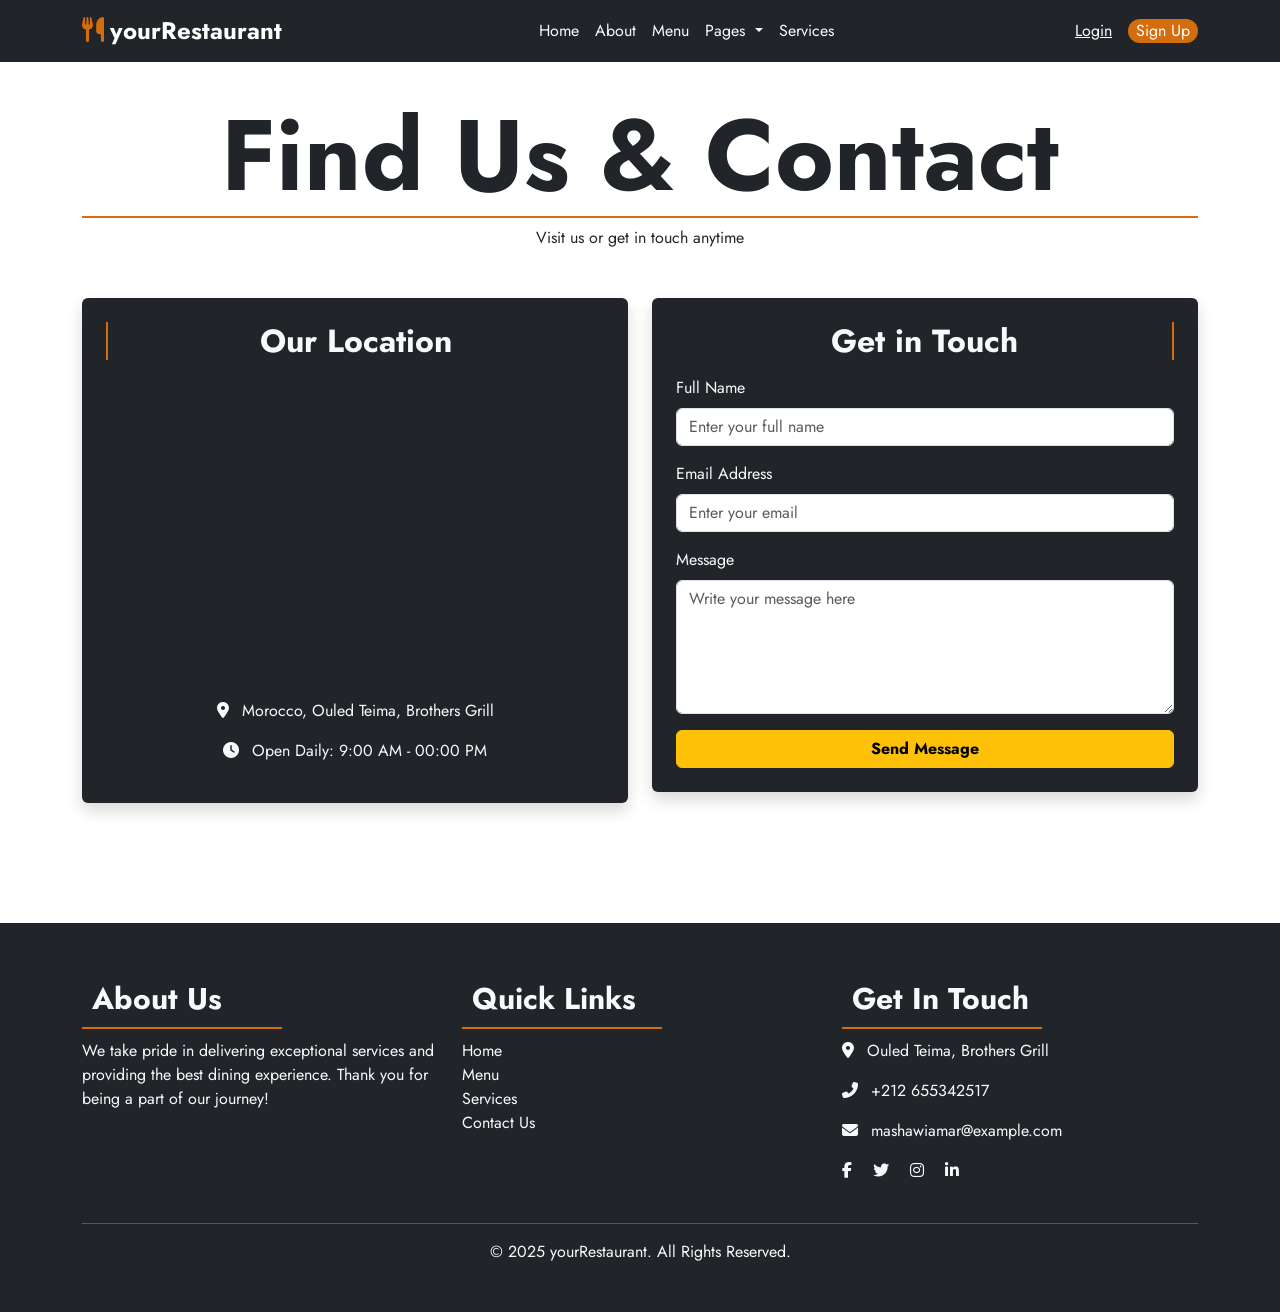
<file: location-contact.html>
<!DOCTYPE html>
<html lang="en">
<head>
    <meta charset="UTF-8">
    <meta name="viewport" content="width=device-width, initial-scale=1.0">
    <title>
        yourRestaurant - location and contact
    </title>
    <!-- google fonts -->
    <link rel="preconnect" href="https://fonts.googleapis.com">
    <link rel="preconnect" href="https://fonts.gstatic.com" crossorigin>
    <link href="https://fonts.googleapis.com/css2?family=Jost:ital,wght@0,100..900;1,100..900&family=Mona+Sans:ital,wght@0,200..900;1,200..900&family=Montserrat:ital,wght@0,100..900;1,100..900&family=Open+Sans:ital,wght@0,300..800;1,300..800&family=Parkinsans:wght@300..800&family=Poppins:ital,wght@0,100;0,200;0,300;0,400;0,500;0,600;0,700;0,800;0,900;1,100;1,200;1,300;1,400;1,500;1,600;1,700;1,800;1,900&family=Roboto+Mono:ital,wght@0,100..700;1,100..700&family=Ubuntu:ital,wght@0,300;0,400;0,500;0,700;1,300;1,400;1,500;1,700&family=Work+Sans:ital,wght@0,100..900;1,100..900&display=swap" rel="stylesheet">
    <!-- font awessom -->
    <link rel="stylesheet" href="https://cdnjs.cloudflare.com/ajax/libs/font-awesome/6.7.2/css/all.min.css">
    <!-- bootstrap link -->
    <link href="https://cdn.jsdelivr.net/npm/bootstrap@5.3.3/dist/css/bootstrap.min.css" rel="stylesheet" integrity="sha384-QWTKZyjpPEjISv5WaRU9OFeRpok6YctnYmDr5pNlyT2bRjXh0JMhjY6hW+ALEwIH" crossorigin="anonymous">
    <!-- style link -->
    <link rel="stylesheet" href="style/main.css">
</head>

<body>
    <!-- start nav -->
        <nav class="navbar navbar-expand-lg bg-dark fixed-top">
            <div class="container">
                <div class="navbar-brand">
                    <i class="fa-solid fa-utensils" style="color: #d36d0e; font-size: 25px;"></i>
                    <b class="text-white fs-4">yourRestaurant</b>
                </div>
                <button class="navbar-toggler fs-8" type="button" data-bs-toggle="collapse" data-bs-target="#navbarSupportedContent" aria-controls="navbarSupportedContent" aria-expanded="false" aria-label="Toggle navigation">
                    <span class="navbar-toggler-icon"></span>
                </button>
                <div class="collapse navbar-collapse" id="navbarSupportedContent">
                    <ul class="navbar-nav mx-auto">
                        <li class="nav-item">
                            <a class="nav-link text-light active" aria-current="page" href="index.html">Home</a>
                        </li>
                        <li class="nav-item">
                            <a class="nav-link text-light active" aria-current="page" href="about.html">About</a>
                        </li>
                        <li class="nav-item">
                            <a class="nav-link text-light" href="menu.html">Menu</a>
                        </li>
                        <li class="nav-item dropdown">
                            <a class="nav-link text-light dropdown-toggle" href="#" role="button" data-bs-toggle="dropdown" aria-expanded="false">
                            Pages
                            </a>
                            <ul class="dropdown-menu">
                                <li><a class="dropdown-item" href="location-contact.html">Location</a></li>
                                <li><a class="dropdown-item" href="location-contact.html">Contact</a></li>
                            </ul>
                        </li>
                        <li class="nav-item">
                            <a class="nav-link text-light" href="services.html">Services</a>
                        </li>
                    </ul>
                    <!-- login / signup -->
                    <div class="d-flex gap-3 align-items-center py-2">
                        <a href="login.html" class="login text-white">Login</a>
                        <a href="signup.html" class="signup text-white rounded-4 text-decoration-none px-2">Sign Up</a>
                    </div>
                </div>
            </div>
        </nav>  
    <!-- end nav -->

    <!-- start location & contact -->   
        <section class="location-contact mt-5 py-5 bg-white text-dark" id="location-contact">
            <div class="container">
                <!-- Section Heading -->
                <div class="special-heading text-center mb-5">
                    <h1 class="fw-bold text-dark">Find Us & Contact</h1>
                    <p class="text-dark">Visit us or get in touch anytime</p>
                </div>

                <div class="row">
                    <!-- Location Section -->
                    <div class="col-lg-6 mb-4">
                        <div class="location bg-dark text-light shadow rounded p-4">
                            <h2 class="location fw-bold mb-3 text-center">Our Location</h2>
                            <div class="map mb-3">
                                <!-- Embedded Google Map -->
                                <iframe
                                    src="https://www.google.com/maps/embed?pb=!1m18!1m12!1m3!1d338.1900739!2d-9.2170188!3d30.3903563!2m3!1f0!2f0!3f0!3m2!1i1024!2i768!4f13.1!3m3!1m2!1s0xdb3d70a741536ef%3A0xa29b2c9944f7f8da!2sBrothers%20Grill!5e0!3m2!1sen!2sus!4v1697738456945!5m2!1sen!2sus"
                                    width="100%" height="300" style="border:0;" allowfullscreen="" loading="lazy">
                                </iframe>
                            </div>
                            <div class="text-center">
                                <p><i class="fas fa-map-marker-alt me-2"></i> Morocco, Ouled Teima, Brothers Grill</p>
                                <p><i class="fas fa-clock me-2"></i> Open Daily: 9:00 AM - 00:00 PM</p>
                            </div>
                        </div>
                    </div>

                    <!-- Contact Section -->
                    <div class="col-lg-6">
                        <div class="contact bg-dark text-light shadow rounded p-4">
                            <h2 class="fw-bold mb-3 text-center">Get in Touch</h2>
                            <form>
                                <!-- Name Input -->
                                <div class="mb-3">
                                    <label for="name" class="form-label">Full Name</label>
                                    <input type="text" class="form-control" id="name" placeholder="Enter your full name">
                                </div>
                                <!-- Email Input -->
                                <div class="mb-3">
                                    <label for="email" class="form-label">Email Address</label>
                                    <input type="email" class="form-control" id="email" placeholder="Enter your email">
                                </div>
                                <!-- Message Input -->
                                <div class="mb-3">
                                    <label for="message" class="form-label">Message</label>
                                    <textarea class="form-control" id="message" rows="5"
                                        placeholder="Write your message here"></textarea>
                                </div>
                                <!-- Submit Button -->
                                <div class="text-center">
                                    <button type="submit" class="btn btn-warning w-100 fw-bold">Send Message</button>
                                </div>
                            </form>
                        </div>
                    </div>
                </div>
            </div>
        </section>
    <!-- end location & contact -->

    <!-- start footer -->   
        <footer class="footer mt-5 bg-dark text-light py-5">
            <div class="container">
                <div class="row">
                    <!-- About Section -->
                    <div class="col-md-4 mb-4">
                        <h5 class="heading fw-bold">About Us</h5>
                        <p>
                            We take pride in delivering exceptional services and providing the best dining experience. Thank you for being a part of our journey!
                        </p>
                    </div>
        
                    <!-- Quick Links Section -->
                    <div class="col-md-4 mb-4">
                        <h5 class="heading fw-bold">Quick Links</h5>
                        <ul class="links list-unstyled">
                            <li><a href="#home" class="text-light text-decoration-none">Home</a></li>
                            <li><a href="menu.html" class="text-light text-decoration-none">Menu</a></li>
                            <li><a href="services.html" class="text-light text-decoration-none">Services</a></li>
                            <li><a href="location-contact.html" class="text-light text-decoration-none">Contact Us</a></li>
                        </ul>
                    </div>
        
                    <!-- Contact Section -->
                    <div class="col-md-4 mb-4">
                        <h5 class="heading fw-bold">Get In Touch</h5>
                        <p><i class="fas fa-map-marker-alt me-2"></i> Ouled Teima, Brothers Grill</p>
                        <p><i class="fas fa-phone-alt me-2"></i> +212 655342517</p>
                        <p><i class="fas fa-envelope me-2"></i> mashawiamar@example.com</p>
                        <div class="social-icons mt-3">
                            <a href="#" class="text-light me-3"><i class="fab fa-facebook-f"></i></a>
                            <a href="#" class="text-light me-3"><i class="fab fa-twitter"></i></a>
                            <a href="#" class="text-light me-3"><i class="fab fa-instagram"></i></a>
                            <a href="#" class="text-light"><i class="fab fa-linkedin-in"></i></a>
                        </div>
                    </div>
                </div>
        
                <hr class="text-light-50">
                <!-- Footer Bottom -->
                <div class="text-center">
                    <p class="mb-0">© 2025 <span>yourRestaurant</span>. All Rights Reserved.</p>
                </div>
            </div>
        </footer>
    <!-- end footer -->

    <!-- js bootstrap link -->
    <script src="https://cdn.jsdelivr.net/npm/bootstrap@5.3.3/dist/js/bootstrap.bundle.min.js" integrity="sha384-YvpcrYf0tY3lHB60NNkmXc5s9fDVZLESaAA55NDzOxhy9GkcIdslK1eN7N6jIeHz" crossorigin="anonymous"></script>
</body>
</html>
</file>
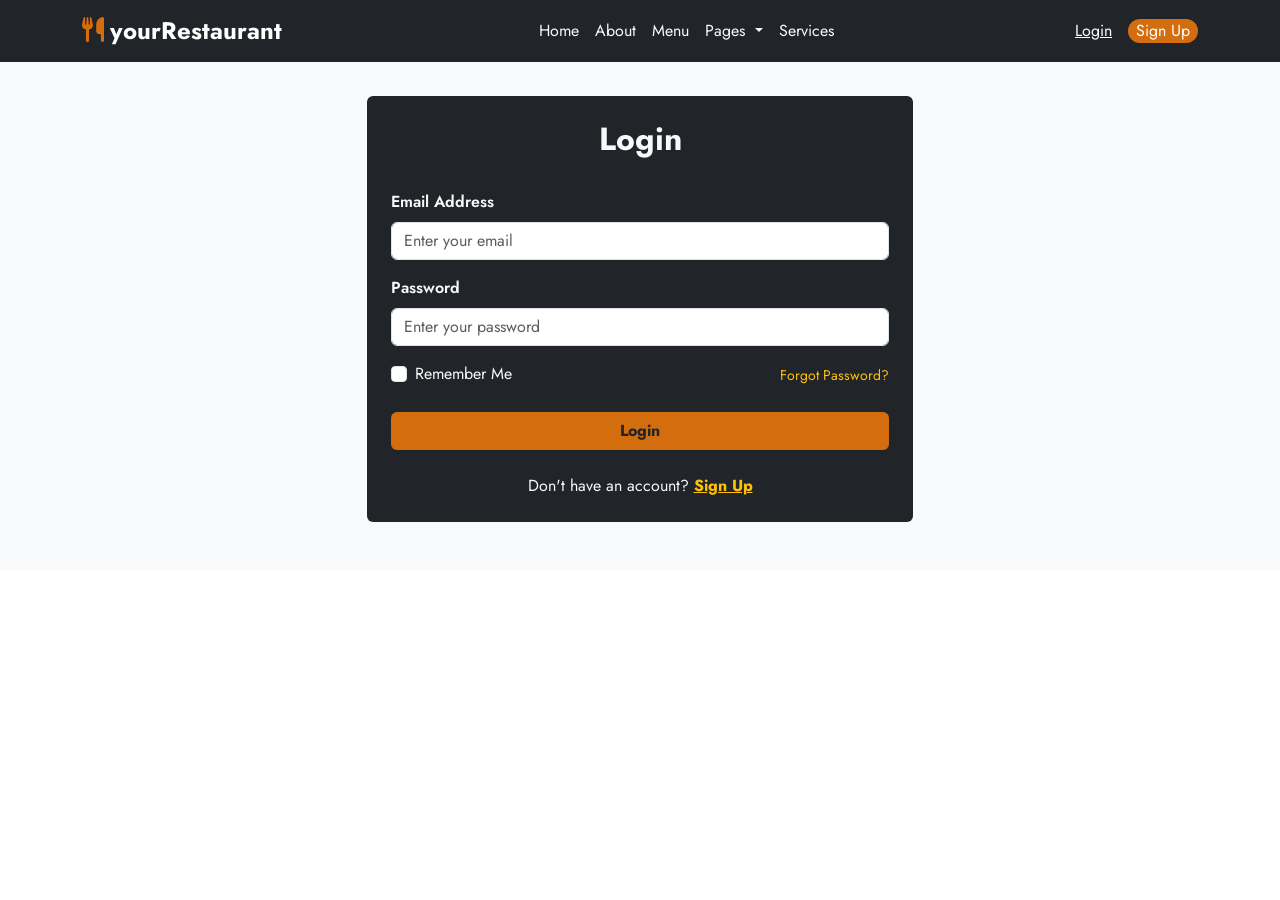
<file: login.html>
<!DOCTYPE html>
<html lang="en">
<head>
    <meta charset="UTF-8">
    <meta name="viewport" content="width=device-width, initial-scale=1.0">
    <title>
        yourRestaurant - Login
    </title>
    <!-- google fonts -->
    <link rel="preconnect" href="https://fonts.googleapis.com">
    <link rel="preconnect" href="https://fonts.gstatic.com" crossorigin>
    <link href="https://fonts.googleapis.com/css2?family=Jost:ital,wght@0,100..900;1,100..900&family=Mona+Sans:ital,wght@0,200..900;1,200..900&family=Montserrat:ital,wght@0,100..900;1,100..900&family=Open+Sans:ital,wght@0,300..800;1,300..800&family=Parkinsans:wght@300..800&family=Poppins:ital,wght@0,100;0,200;0,300;0,400;0,500;0,600;0,700;0,800;0,900;1,100;1,200;1,300;1,400;1,500;1,600;1,700;1,800;1,900&family=Roboto+Mono:ital,wght@0,100..700;1,100..700&family=Ubuntu:ital,wght@0,300;0,400;0,500;0,700;1,300;1,400;1,500;1,700&family=Work+Sans:ital,wght@0,100..900;1,100..900&display=swap" rel="stylesheet">
    <!-- font awessom -->
    <link rel="stylesheet" href="https://cdnjs.cloudflare.com/ajax/libs/font-awesome/6.7.2/css/all.min.css">
    <!-- bootstrap link -->
    <link href="https://cdn.jsdelivr.net/npm/bootstrap@5.3.3/dist/css/bootstrap.min.css" rel="stylesheet" integrity="sha384-QWTKZyjpPEjISv5WaRU9OFeRpok6YctnYmDr5pNlyT2bRjXh0JMhjY6hW+ALEwIH" crossorigin="anonymous">
    <!-- style link -->
    <link rel="stylesheet" href="style/main.css">
</head>

<body>
    <!-- start nav -->
        <nav class="navbar navbar-expand-lg bg-dark fixed-top">
            <div class="container">
                <div class="navbar-brand">
                    <i class="fa-solid fa-utensils" style="color: #d36d0e; font-size: 25px;"></i>
                    <b class="text-white fs-4">yourRestaurant</b>
                </div>
                <button class="navbar-toggler fs-8" type="button" data-bs-toggle="collapse" data-bs-target="#navbarSupportedContent" aria-controls="navbarSupportedContent" aria-expanded="false" aria-label="Toggle navigation">
                    <span class="navbar-toggler-icon"></span>
                </button>
                <div class="collapse navbar-collapse" id="navbarSupportedContent">
                    <ul class="navbar-nav mx-auto">
                        <li class="nav-item">
                            <a class="nav-link text-light active" aria-current="page" href="index.html">Home</a>
                        </li>
                        <li class="nav-item">
                            <a class="nav-link text-light active" aria-current="page" href="about.html">About</a>
                        </li>
                        <li class="nav-item">
                            <a class="nav-link text-light" href="menu.html">Menu</a>
                        </li>
                        <li class="nav-item dropdown">
                            <a class="nav-link text-light dropdown-toggle" href="#" role="button" data-bs-toggle="dropdown" aria-expanded="false">
                            Pages
                            </a>
                            <ul class="dropdown-menu">
                                <li><a class="dropdown-item" href="location-contact.html">Location</a></li>
                                <li><a class="dropdown-item" href="location-contact.html">Contact</a></li>
                            </ul>
                        </li>
                        <li class="nav-item">
                            <a class="nav-link text-light" href="services.html">Services</a>
                        </li>
                    </ul>
                    <!-- login / signup -->
                    <div class="d-flex gap-3 align-items-center py-2">
                        <a href="login.html" class="login text-white">Login</a>
                        <a href="signup.html" class="signup text-white rounded-4 text-decoration-none px-2">Sign Up</a>
                    </div>
                </div>
            </div>
        </nav>  
    <!-- end nav -->

    <!-- Start Login Section -->
        <section class="login mt-5 py-5 bg-light">
            <div class="container">
                <div class="row justify-content-center">
                    <div class="col-md-6 col-lg-6">
                        <div class="card bg-dark text-light border-0 p-4">
                            <!-- Card Header -->
                            <div class="text-center mb-4">
                                <h3 class="fw-bold fs-2">Login</h3>
                            </div>
                            <!-- Login Form -->
                            <form>
                                <!-- Email Input -->
                                <div class="mb-3">
                                    <label for="email" class="form-label fw-semibold">Email Address</label>
                                    <input type="email" class="form-control" id="email" placeholder="Enter your email" required>
                                </div>
                                <!-- Password Input -->
                                <div class="mb-3">
                                    <label for="password" class="form-label fw-semibold">Password</label>
                                    <input type="password" class="form-control" id="password" placeholder="Enter your password" required>
                                </div>
                                <!-- Remember Me and Forgot Password -->
                                <div class="d-flex justify-content-between align-items-center mb-4">
                                    <div class="form-check">
                                        <input class="form-check-input" type="checkbox" id="rememberMe">
                                        <label class="form-check-label" for="rememberMe">Remember Me</label>
                                    </div>
                                    <a href="#" class="text-decoration-none text-warning small">Forgot Password?</a>
                                </div>
                                <!-- Submit Button -->
                                <button type="submit" class="btn w-100 fw-bold" style="background-color: #d36d0e;">Login</button>
                            </form>
                            <!-- Signup Link -->
                            <p class="text-center mt-4 mb-0">
                                Don't have an account? <a href="signup.html" class="text-warning fw-bold">Sign Up</a>
                            </p>
                        </div>
                    </div>
                </div>
            </div>
        </section>
    <!-- End Login Section -->

    <!-- js bootstrap link -->
    <script src="https://cdn.jsdelivr.net/npm/bootstrap@5.3.3/dist/js/bootstrap.bundle.min.js" integrity="sha384-YvpcrYf0tY3lHB60NNkmXc5s9fDVZLESaAA55NDzOxhy9GkcIdslK1eN7N6jIeHz" crossorigin="anonymous"></script>
</body>
</html>
</file>
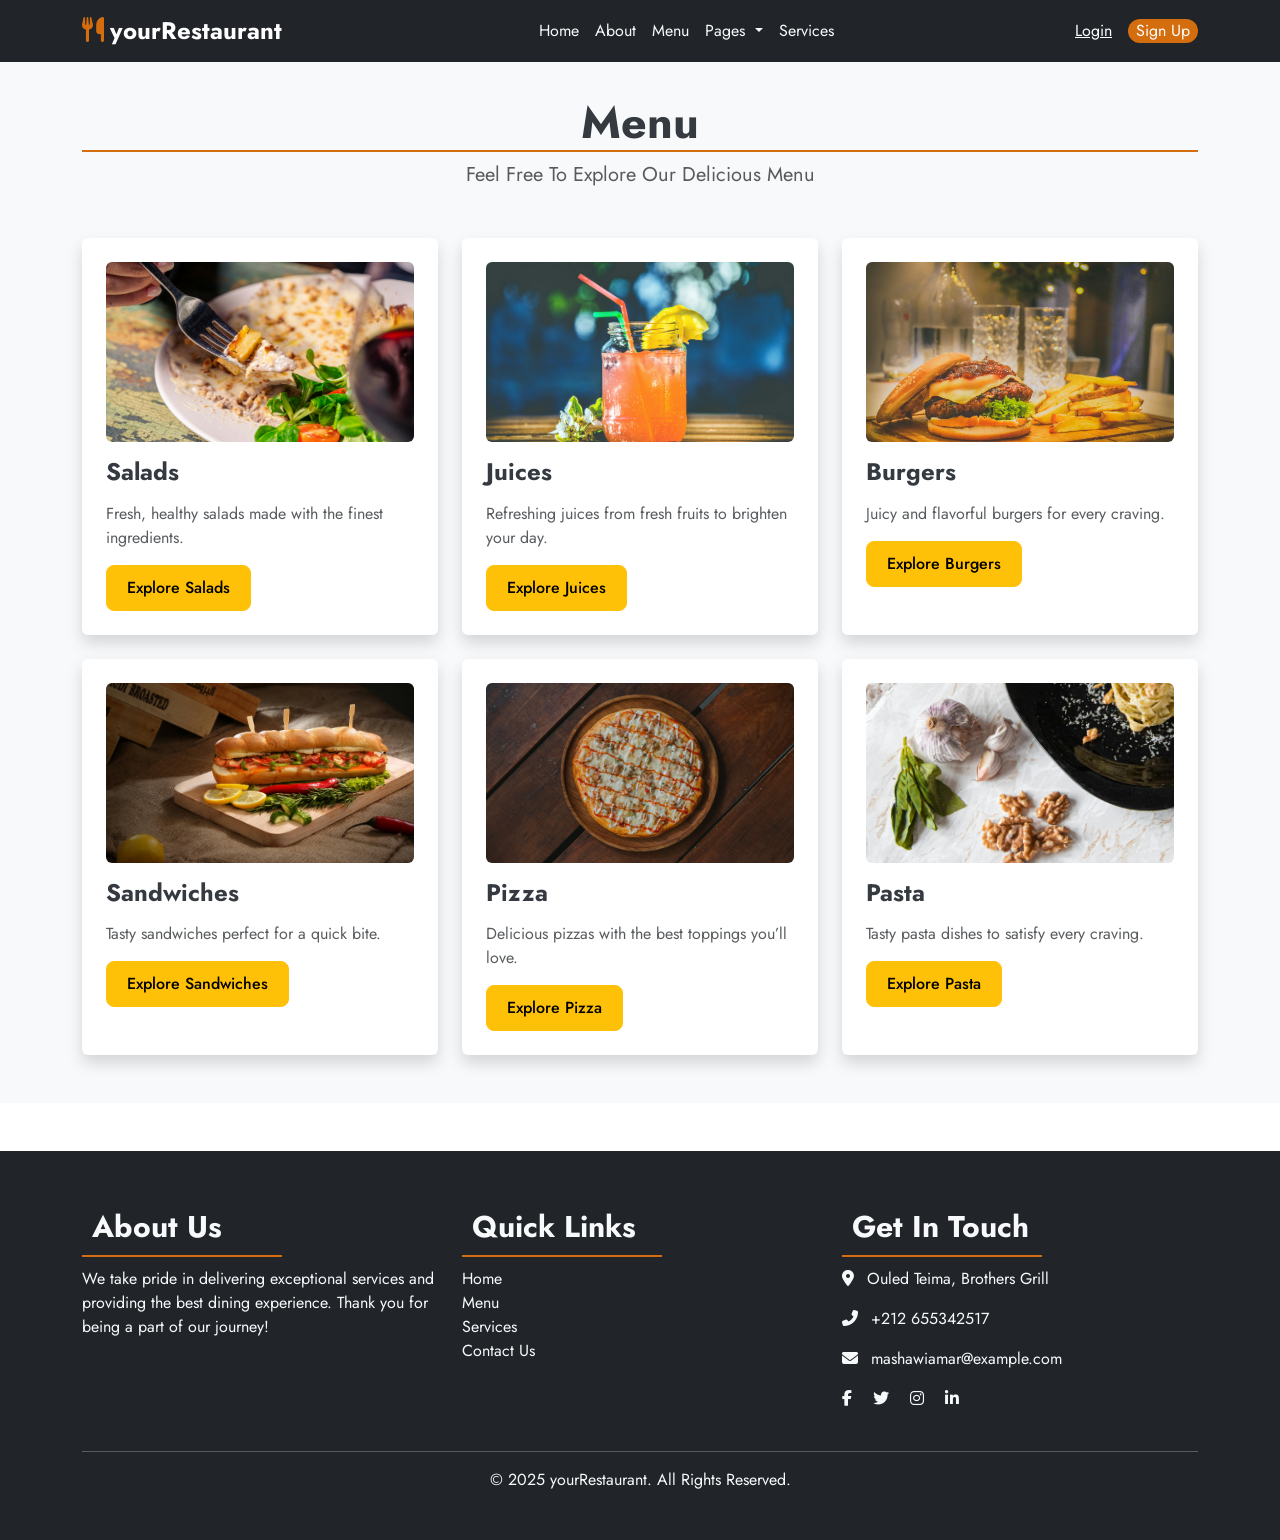
<file: menu.html>
<!DOCTYPE html>
<html lang="en">
<head>
    <meta charset="UTF-8">
    <meta name="viewport" content="width=device-width, initial-scale=1.0">
    <title>
        yourRestaurant | Menu
    </title>
    <!-- google fonts -->
    <link rel="preconnect" href="https://fonts.googleapis.com">
    <link rel="preconnect" href="https://fonts.gstatic.com" crossorigin>
    <link href="https://fonts.googleapis.com/css2?family=Jost:ital,wght@0,100..900;1,100..900&family=Mona+Sans:ital,wght@0,200..900;1,200..900&family=Montserrat:ital,wght@0,100..900;1,100..900&family=Open+Sans:ital,wght@0,300..800;1,300..800&family=Parkinsans:wght@300..800&family=Poppins:ital,wght@0,100;0,200;0,300;0,400;0,500;0,600;0,700;0,800;0,900;1,100;1,200;1,300;1,400;1,500;1,600;1,700;1,800;1,900&family=Roboto+Mono:ital,wght@0,100..700;1,100..700&family=Ubuntu:ital,wght@0,300;0,400;0,500;0,700;1,300;1,400;1,500;1,700&family=Work+Sans:ital,wght@0,100..900;1,100..900&display=swap" rel="stylesheet">
    <!-- font awessom -->
    <link rel="stylesheet" href="https://cdnjs.cloudflare.com/ajax/libs/font-awesome/6.7.2/css/all.min.css">
    <!-- bootstrap link -->
    <link href="https://cdn.jsdelivr.net/npm/bootstrap@5.3.3/dist/css/bootstrap.min.css" rel="stylesheet" integrity="sha384-QWTKZyjpPEjISv5WaRU9OFeRpok6YctnYmDr5pNlyT2bRjXh0JMhjY6hW+ALEwIH" crossorigin="anonymous">
    <!-- style link -->
    <link rel="stylesheet" href="style/main.css">
</head>

<body>
    <!-- start nav -->
        <nav class="navbar navbar-expand-lg bg-dark fixed-top">
            <div class="container">
                <div class="navbar-brand">
                    <i class="fa-solid fa-utensils" style="color: #d36d0e; font-size: 25px;"></i>
                    <b class="text-white fs-4">yourRestaurant</b>
                </div>
                <button class="navbar-toggler fs-8" type="button" data-bs-toggle="collapse" data-bs-target="#navbarSupportedContent" aria-controls="navbarSupportedContent" aria-expanded="false" aria-label="Toggle navigation">
                    <span class="navbar-toggler-icon"></span>
                </button>
                <div class="collapse navbar-collapse" id="navbarSupportedContent">
                    <ul class="navbar-nav mx-auto">
                        <li class="nav-item">
                            <a class="nav-link text-light active" aria-current="page" href="index.html">Home</a>
                        </li>
                        <li class="nav-item">
                            <a class="nav-link text-light active" aria-current="page" href="about.html">About</a>
                        </li>
                        <li class="nav-item">
                            <a class="nav-link text-light" href="menu.html">Menu</a>
                        </li>
                        <li class="nav-item dropdown">
                            <a class="nav-link text-light dropdown-toggle" href="#" role="button" data-bs-toggle="dropdown" aria-expanded="false">
                            Pages
                            </a>
                            <ul class="dropdown-menu">
                                <li><a class="dropdown-item" href="#">Team</a></li>
                                <li><a class="dropdown-item" href="location-contact.html">Location</a></li>
                                <li><a class="dropdown-item" href="location-contact.html">Contact</a></li>
                            </ul>
                        </li>
                        <li class="nav-item">
                            <a class="nav-link text-light" href="services.html">Services</a>
                        </li>
                    </ul>
                    <!-- login / signup -->
                    <div class="d-flex gap-3 align-items-center py-2">
                        <a href="login.html" class="login text-white">Login</a>
                        <a href="signup.html" class="signup text-white rounded-4 text-decoration-none px-2">Sign Up</a>
                    </div>
                </div>
            </div>
        </nav>  
    <!-- end nav -->

    <!-- start menu -->
        <div class="menu mt-5 mb-5 py-5 bg-light" id="menu">
            <div class="container">
                <!-- Heading Section -->
                <div class="special-heading text-center mb-5">
                    <h1 class="fw-bold">Menu</h1>
                    <p class="text-muted fs-5">Feel Free To Explore Our Delicious Menu</p>
                </div>
        
                <!-- Menu Categories -->
                <div class="row row-cols-1 row-cols-sm-2 row-cols-lg-3 g-4">
                    <!-- Salads -->
                    <div class="col">
                        <div class="menu-card p-4 bg-white shadow rounded h-100">
                            <div class="image mb-3">
                                <img src="images/salade.jpg" alt="Salads" class="img-fluid rounded">
                            </div>
                            <div class="infos">
                                <h3 class="fw-bold">Salads</h3>
                                <p class="text-muted">Fresh, healthy salads made with the finest ingredients.</p>
                                <a href="food.html" class="btn btn-warning rounded-3">Explore Salads</a>
                            </div>
                        </div>
                    </div>
                    <!-- Juices -->
                    <div class="col">
                        <div class="menu-card p-4 bg-white shadow rounded h-100">
                            <div class="image mb-3">
                                <img src="images/juices.jpg" alt="Juices" class="img-fluid rounded">
                            </div>
                            <div class="infos">
                                <h3 class="fw-bold">Juices</h3>
                                <p class="text-muted">Refreshing juices from fresh fruits to brighten your day.</p>
                                <a href="food.html" class="btn btn-warning rounded-3">Explore Juices</a>
                            </div>
                        </div>
                    </div>
                    <!-- Burgers -->
                    <div class="col">
                        <div class="menu-card p-4 bg-white shadow rounded h-100">
                            <div class="image mb-3">
                                <img src="images/burgers.jpg" alt="Burgers" class="img-fluid rounded">
                            </div>
                            <div class="infos">
                                <h3 class="fw-bold">Burgers</h3>
                                <p class="text-muted">Juicy and flavorful burgers for every craving.</p>
                                <a href="food.html" class="btn btn-warning rounded-3">Explore Burgers</a>
                            </div>
                        </div>
                    </div>
                    <!-- Sandwiches -->
                    <div class="col">
                        <div class="menu-card p-4 bg-white shadow rounded h-100">
                            <div class="image mb-3">
                                <img src="images/sandwiche.jpg" alt="Sandwiches" class="img-fluid rounded">
                            </div>
                            <div class="infos">
                                <h3 class="fw-bold">Sandwiches</h3>
                                <p class="text-muted">Tasty sandwiches perfect for a quick bite.</p>
                                <a href="food.html" class="btn btn-warning rounded-3">Explore Sandwiches</a>
                            </div>
                        </div>
                    </div>
                    <!-- Pizza -->
                    <div class="col">
                        <div class="menu-card p-4 bg-white shadow rounded h-100">
                            <div class="image mb-3">
                                <img src="images/pizza.jpg" alt="Pizza" class="img-fluid rounded">
                            </div>
                            <div class="infos">
                                <h3 class="fw-bold">Pizza</h3>
                                <p class="text-muted">Delicious pizzas with the best toppings you’ll love.</p>
                                <a href="food.html" class="btn btn-warning rounded-3">Explore Pizza</a>
                            </div>
                        </div>
                    </div>
                    <!-- Pasta -->
                    <div class="col">
                        <div class="menu-card p-4 bg-white shadow rounded h-100">
                            <div class="image mb-3">
                                <img src="images/pasta.jpg" alt="Pasta" class="img-fluid rounded">
                            </div>
                            <div class="infos">
                                <h3 class="fw-bold">Pasta</h3>
                                <p class="text-muted">Tasty pasta dishes to satisfy every craving.</p>
                                <a href="food.html" class="btn btn-warning rounded-3">Explore Pasta</a>
                            </div>
                        </div>
                    </div>
                </div>
            </div>
        </div>
    <!-- end menu -->

    <!-- start footer -->   
        <footer class="footer mt-5 bg-dark text-light py-5">
            <div class="container">
                <div class="row">
                    <!-- About Section -->
                    <div class="col-md-4 mb-4">
                        <h5 class="heading fw-bold">About Us</h5>
                        <p>
                            We take pride in delivering exceptional services and providing the best dining experience. Thank you for being a part of our journey!
                        </p>
                    </div>
        
                    <!-- Quick Links Section -->
                    <div class="col-md-4 mb-4">
                        <h5 class="heading fw-bold">Quick Links</h5>
                        <ul class="links list-unstyled">
                            <li><a href="#home" class="text-light text-decoration-none">Home</a></li>
                            <li><a href="menu.html" class="text-light text-decoration-none">Menu</a></li>
                            <li><a href="services.html" class="text-light text-decoration-none">Services</a></li>
                            <li><a href="location-contact.html" class="text-light text-decoration-none">Contact Us</a></li>
                        </ul>
                    </div>
        
                    <!-- Contact Section -->
                    <div class="col-md-4 mb-4">
                        <h5 class="heading fw-bold">Get In Touch</h5>
                        <p><i class="fas fa-map-marker-alt me-2"></i> Ouled Teima, Brothers Grill</p>
                        <p><i class="fas fa-phone-alt me-2"></i> +212 655342517</p>
                        <p><i class="fas fa-envelope me-2"></i> mashawiamar@example.com</p>
                        <div class="social-icons mt-3">
                            <a href="#" class="text-light me-3"><i class="fab fa-facebook-f"></i></a>
                            <a href="#" class="text-light me-3"><i class="fab fa-twitter"></i></a>
                            <a href="#" class="text-light me-3"><i class="fab fa-instagram"></i></a>
                            <a href="#" class="text-light"><i class="fab fa-linkedin-in"></i></a>
                        </div>
                    </div>
                </div>
        
                <hr class="text-light-50">
                <!-- Footer Bottom -->
                <div class="text-center">
                    <p class="mb-0">© 2025 <span>yourRestaurant</span>. All Rights Reserved.</p>
                </div>
            </div>
        </footer>
    <!-- end footer -->

    <!-- js bootstrap link -->
    <script src="https://cdn.jsdelivr.net/npm/bootstrap@5.3.3/dist/js/bootstrap.bundle.min.js" integrity="sha384-YvpcrYf0tY3lHB60NNkmXc5s9fDVZLESaAA55NDzOxhy9GkcIdslK1eN7N6jIeHz" crossorigin="anonymous"></script>
</body>
</html>
</file>
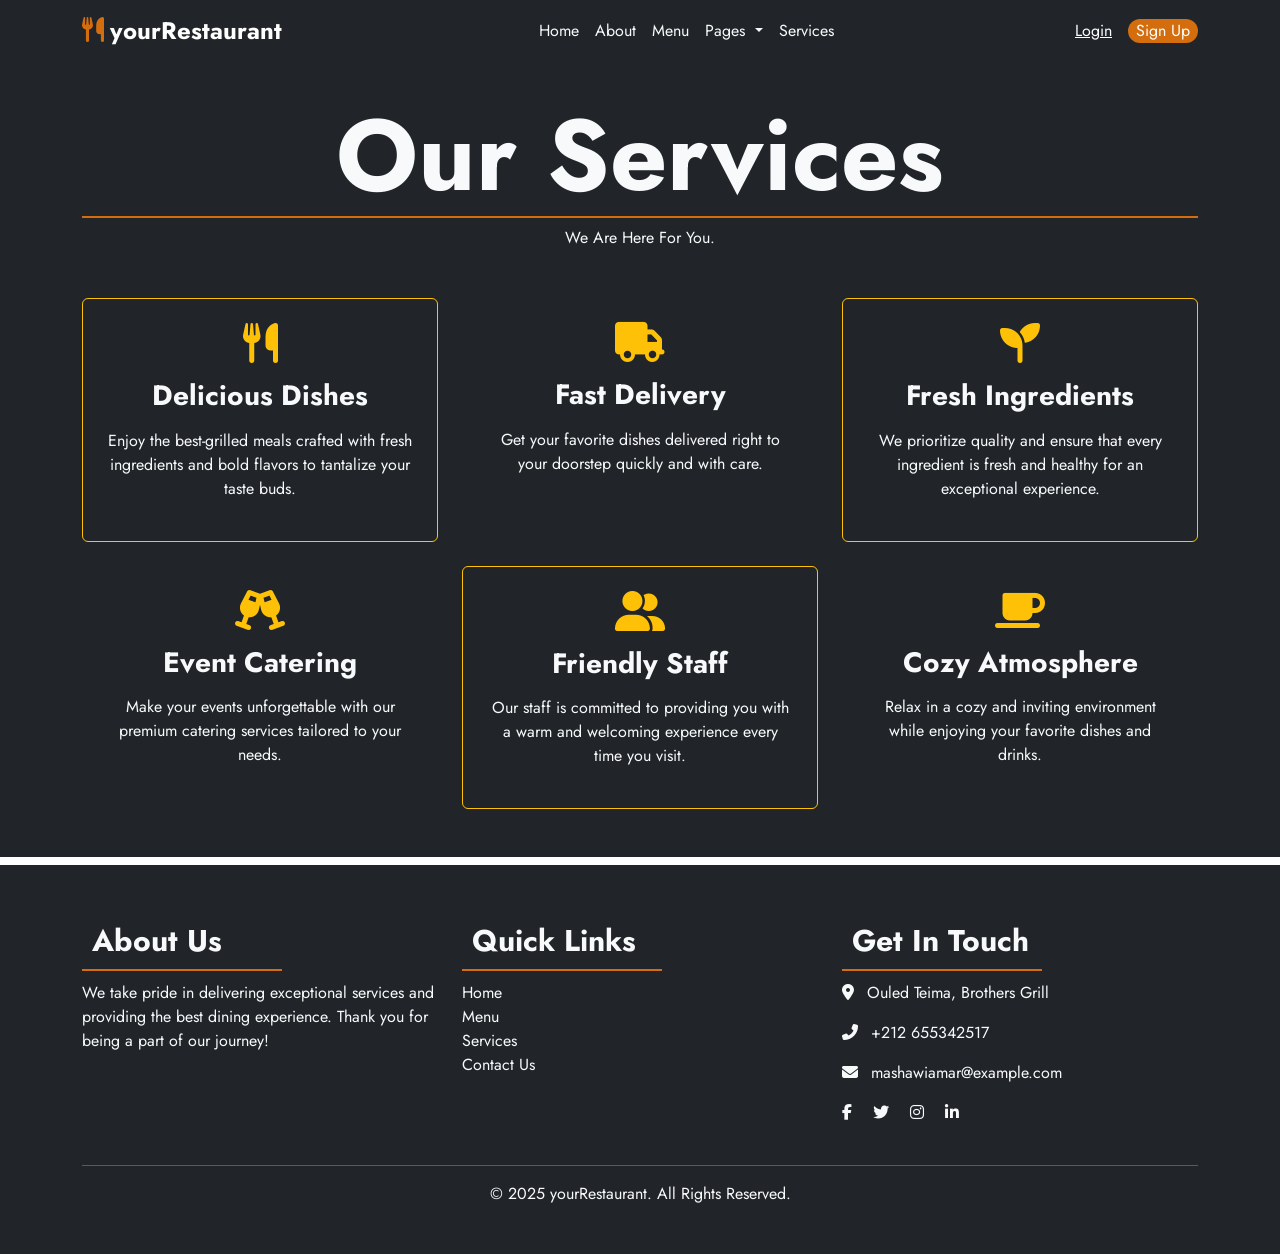
<file: services.html>
<!DOCTYPE html>
<html lang="en">
<head>
    <meta charset="UTF-8">
    <meta name="viewport" content="width=device-width, initial-scale=1.0">
    <title>
        yourRestaurant
    </title>
    <!-- google fonts -->
    <link rel="preconnect" href="https://fonts.googleapis.com">
    <link rel="preconnect" href="https://fonts.gstatic.com" crossorigin>
    <link href="https://fonts.googleapis.com/css2?family=Jost:ital,wght@0,100..900;1,100..900&family=Mona+Sans:ital,wght@0,200..900;1,200..900&family=Montserrat:ital,wght@0,100..900;1,100..900&family=Open+Sans:ital,wght@0,300..800;1,300..800&family=Parkinsans:wght@300..800&family=Poppins:ital,wght@0,100;0,200;0,300;0,400;0,500;0,600;0,700;0,800;0,900;1,100;1,200;1,300;1,400;1,500;1,600;1,700;1,800;1,900&family=Roboto+Mono:ital,wght@0,100..700;1,100..700&family=Ubuntu:ital,wght@0,300;0,400;0,500;0,700;1,300;1,400;1,500;1,700&family=Work+Sans:ital,wght@0,100..900;1,100..900&display=swap" rel="stylesheet">
    <!-- font awessom -->
    <link rel="stylesheet" href="https://cdnjs.cloudflare.com/ajax/libs/font-awesome/6.7.2/css/all.min.css">
    <!-- bootstrap link -->
    <link href="https://cdn.jsdelivr.net/npm/bootstrap@5.3.3/dist/css/bootstrap.min.css" rel="stylesheet" integrity="sha384-QWTKZyjpPEjISv5WaRU9OFeRpok6YctnYmDr5pNlyT2bRjXh0JMhjY6hW+ALEwIH" crossorigin="anonymous">
    <!-- style link -->
    <link rel="stylesheet" href="style/main.css">
</head>

<body>
    <!-- start nav -->
        <nav class="navbar navbar-expand-lg bg-dark fixed-top">
            <div class="container">
                <div class="navbar-brand">
                    <i class="fa-solid fa-utensils" style="color: #d36d0e; font-size: 25px;"></i>
                    <b class="text-white fs-4">yourRestaurant</b>
                </div>
                <button class="navbar-toggler fs-8" type="button" data-bs-toggle="collapse" data-bs-target="#navbarSupportedContent" aria-controls="navbarSupportedContent" aria-expanded="false" aria-label="Toggle navigation">
                    <span class="navbar-toggler-icon"></span>
                </button>
                <div class="collapse navbar-collapse" id="navbarSupportedContent">
                    <ul class="navbar-nav mx-auto">
                        <li class="nav-item">
                            <a class="nav-link text-light active" aria-current="page" href="index.html">Home</a>
                        </li>
                        <li class="nav-item">
                            <a class="nav-link text-light active" aria-current="page" href="about.html">About</a>
                        </li>
                        <li class="nav-item">
                            <a class="nav-link text-light" href="menu.html">Menu</a>
                        </li>
                        <li class="nav-item dropdown">
                            <a class="nav-link text-light dropdown-toggle" href="#" role="button" data-bs-toggle="dropdown" aria-expanded="false">
                            Pages
                            </a>
                            <ul class="dropdown-menu">
                                <li><a class="dropdown-item" href="location-contact.html">Location</a></li>
                                <li><a class="dropdown-item" href="location-contact.html">Contact</a></li>
                            </ul>
                        </li>
                        <li class="nav-item">
                            <a class="nav-link text-light" href="">Services</a>
                        </li>
                    </ul>
                    <!-- login / signup -->
                    <div class="d-flex gap-3 align-items-center py-2">
                        <a href="login.html" class="login text-white">Login</a>
                        <a href="signup.html" class="signup text-white rounded-4 text-decoration-none px-2">Sign Up</a>
                    </div>
                </div>
            </div>
        </nav>  
    <!-- end nav -->

    <!-- Start Services Section -->
        <div class="about mt-6 mb-2 py-5 bg-dark" id="services">
            <div class="container mt-5 text-light">
                <!-- Heading Section -->
                <div class="special-heading text-center mb-5">
                    <h1 class="fw-bold">Our Services</h1>
                    <p class="text-light">We Are Here For You.</p>
                </div>
                
                <!-- Services Cards -->
                <div class="row gy-4">
                    <!-- Service 1 -->
                    <div class="col-md-4 text-center">
                        <div class="service-card p-4 rounded bg-dark border border-warning h-100 wow fadeInUp" data-wow-delay="0.2s">
                            <div class="icon-and-heading">
                                <i class="fa-solid fa-utensils text-warning mb-2" style="font-size: 2.5rem;"></i>
                                <h3 class="fw-bold mt-2">Delicious Dishes</h3>
                            </div>
                            <p class="mt-3">Enjoy the best-grilled meals crafted with fresh ingredients and bold flavors to tantalize your taste buds.</p>
                        </div>
                    </div>
                    <!-- Service 2 -->
                    <div class="col-md-4 text-center">
                        <div class="service-card p-4 rounded bg-dark h-100 wow fadeInUp" data-wow-delay="0.4s">
                            <div class="icon-and-heading">
                                <i class="fa-solid fa-truck text-warning mb-2" style="font-size: 2.5rem;"></i>
                                <h3 class="fw-bold mt-2">Fast Delivery</h3>
                            </div>
                            <p class="mt-3">Get your favorite dishes delivered right to your doorstep quickly and with care.</p>
                        </div>
                    </div>
                    <!-- Service 3 -->
                    <div class="col-md-4 text-center">
                        <div class="service-card p-4 rounded bg-dark border border-warning h-100 wow fadeInUp" data-wow-delay="0.6s">
                            <div class="icon-and-heading">
                                <i class="fa-solid fa-seedling text-warning mb-2" style="font-size: 2.5rem;"></i>
                                <h3 class="fw-bold mt-2">Fresh Ingredients</h3>
                            </div>
                            <p class="mt-3">We prioritize quality and ensure that every ingredient is fresh and healthy for an exceptional experience.</p>
                        </div>
                    </div>
                    <!-- Service 4 -->
                    <div class="col-md-4 text-center">
                        <div class="service-card p-4 rounded bg-dark h-100 wow fadeInUp" data-wow-delay="0.8s">
                            <div class="icon-and-heading">
                                <i class="fa-solid fa-glass-cheers text-warning mb-2" style="font-size: 2.5rem;"></i>
                                <h3 class="fw-bold mt-2">Event Catering</h3>
                            </div>
                            <p class="mt-3">Make your events unforgettable with our premium catering services tailored to your needs.</p>
                        </div>
                    </div>
                    <!-- Service 5 -->
                    <div class="col-md-4 text-center">
                        <div class="service-card p-4 rounded bg-dark border border-warning h-100 wow fadeInUp" data-wow-delay="1s">
                            <div class="icon-and-heading">
                                <i class="fa-solid fa-user-friends text-warning mb-2" style="font-size: 2.5rem;"></i>
                                <h3 class="fw-bold mt-2">Friendly Staff</h3>
                            </div>
                            <p class="mt-3">Our staff is committed to providing you with a warm and welcoming experience every time you visit.</p>
                        </div>
                    </div>
                    <!-- Service 6 -->
                    <div class="col-md-4 text-center">
                        <div class="service-card p-4 rounded bg-dark h-100 wow fadeInUp" data-wow-delay="1.2s">
                            <div class="icon-and-heading">
                                <i class="fa-solid fa-coffee text-warning mb-2" style="font-size: 2.5rem;"></i>
                                <h3 class="fw-bold mt-2">Cozy Atmosphere</h3>
                            </div>
                            <p class="mt-3">Relax in a cozy and inviting environment while enjoying your favorite dishes and drinks.</p>
                        </div>
                    </div>
                </div>
            </div>
        </div>
    <!-- End Services Section -->

    <!-- start footer -->   
        <footer class="footer bg-dark text-light py-5">
            <div class="container">
                <div class="row">
                    <!-- About Section -->
                    <div class="col-md-4 mb-4">
                        <h5 class="heading fw-bold">About Us</h5>
                        <p>
                            We take pride in delivering exceptional services and providing the best dining experience. Thank you for being a part of our journey!
                        </p>
                    </div>
        
                    <!-- Quick Links Section -->
                    <div class="col-md-4 mb-4">
                        <h5 class="heading fw-bold">Quick Links</h5>
                        <ul class="links list-unstyled">
                            <li><a href="#home" class="text-light text-decoration-none">Home</a></li>
                            <li><a href="menu.html" class="text-light text-decoration-none">Menu</a></li>
                            <li><a href="services.html" class="text-light text-decoration-none">Services</a></li>
                            <li><a href="location-contact.html" class="text-light text-decoration-none">Contact Us</a></li>
                        </ul>
                    </div>
        
                    <!-- Contact Section -->
                    <div class="col-md-4 mb-4">
                        <h5 class="heading fw-bold">Get In Touch</h5>
                        <p><i class="fas fa-map-marker-alt me-2"></i> Ouled Teima, Brothers Grill</p>
                        <p><i class="fas fa-phone-alt me-2"></i> +212 655342517</p>
                        <p><i class="fas fa-envelope me-2"></i> mashawiamar@example.com</p>
                        <div class="social-icons mt-3">
                            <a href="#" class="text-light me-3"><i class="fab fa-facebook-f"></i></a>
                            <a href="#" class="text-light me-3"><i class="fab fa-twitter"></i></a>
                            <a href="#" class="text-light me-3"><i class="fab fa-instagram"></i></a>
                            <a href="#" class="text-light"><i class="fab fa-linkedin-in"></i></a>
                        </div>
                    </div>
                </div>
        
                <hr class="text-light-50">
                <!-- Footer Bottom -->
                <div class="text-center">
                    <p class="mb-0">© 2025 <span>yourRestaurant</span>. All Rights Reserved.</p>
                </div>
            </div>
        </footer>
    <!-- end footer -->

    <!-- js bootstrap link -->
    <script src="https://cdn.jsdelivr.net/npm/bootstrap@5.3.3/dist/js/bootstrap.bundle.min.js" integrity="sha384-YvpcrYf0tY3lHB60NNkmXc5s9fDVZLESaAA55NDzOxhy9GkcIdslK1eN7N6jIeHz" crossorigin="anonymous"></script>
</body>
</html>
</file>
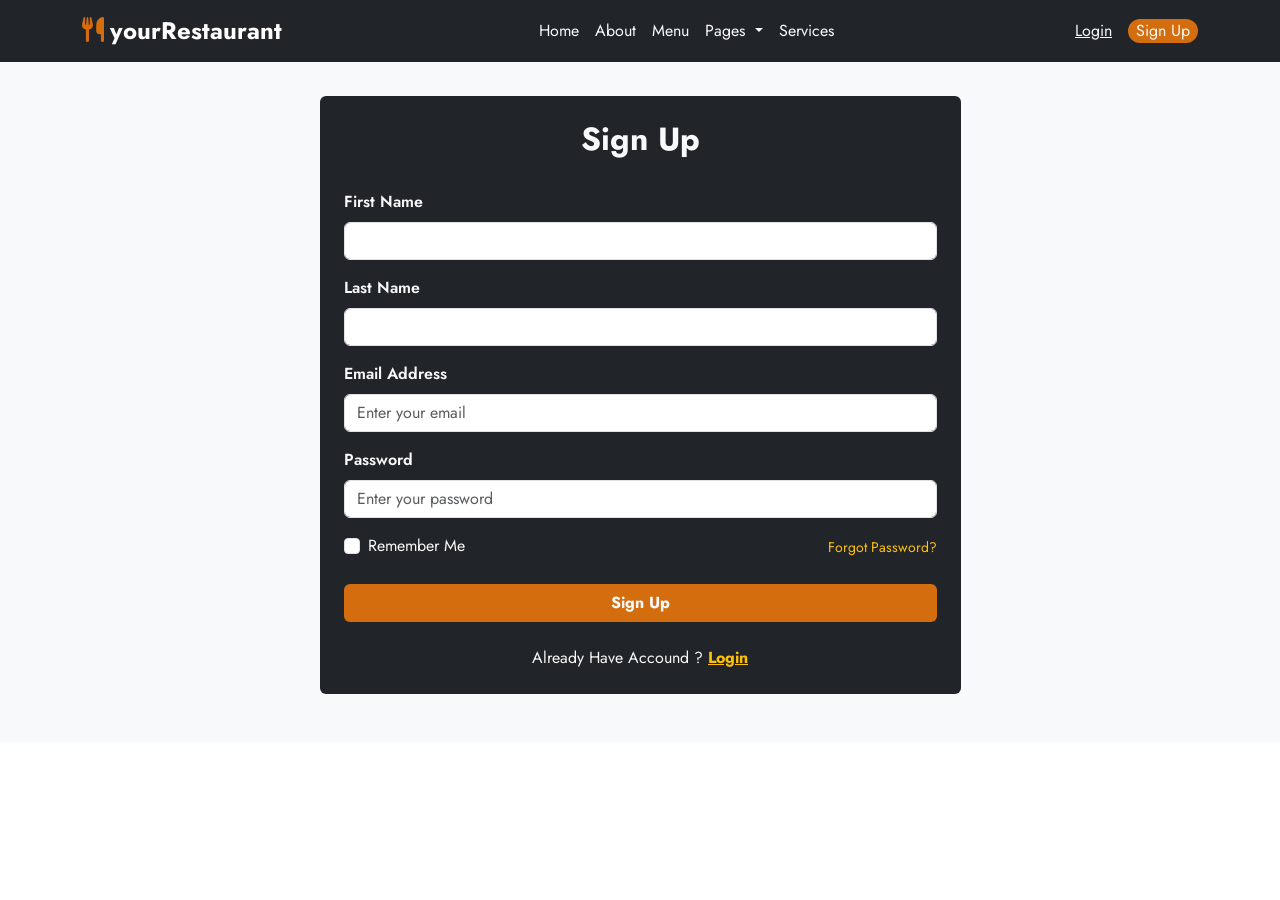
<file: signup.html>
<!DOCTYPE html>
<html lang="en">
<head>
    <meta charset="UTF-8">
    <meta name="viewport" content="width=device-width, initial-scale=1.0">
    <title>
        yourRestaurant - SignUp
    </title>
    <!-- google fonts -->
    <link rel="preconnect" href="https://fonts.googleapis.com">
    <link rel="preconnect" href="https://fonts.gstatic.com" crossorigin>
    <link href="https://fonts.googleapis.com/css2?family=Jost:ital,wght@0,100..900;1,100..900&family=Mona+Sans:ital,wght@0,200..900;1,200..900&family=Montserrat:ital,wght@0,100..900;1,100..900&family=Open+Sans:ital,wght@0,300..800;1,300..800&family=Parkinsans:wght@300..800&family=Poppins:ital,wght@0,100;0,200;0,300;0,400;0,500;0,600;0,700;0,800;0,900;1,100;1,200;1,300;1,400;1,500;1,600;1,700;1,800;1,900&family=Roboto+Mono:ital,wght@0,100..700;1,100..700&family=Ubuntu:ital,wght@0,300;0,400;0,500;0,700;1,300;1,400;1,500;1,700&family=Work+Sans:ital,wght@0,100..900;1,100..900&display=swap" rel="stylesheet">
    <!-- font awessom -->
    <link rel="stylesheet" href="https://cdnjs.cloudflare.com/ajax/libs/font-awesome/6.7.2/css/all.min.css">
    <!-- bootstrap link -->
    <link href="https://cdn.jsdelivr.net/npm/bootstrap@5.3.3/dist/css/bootstrap.min.css" rel="stylesheet" integrity="sha384-QWTKZyjpPEjISv5WaRU9OFeRpok6YctnYmDr5pNlyT2bRjXh0JMhjY6hW+ALEwIH" crossorigin="anonymous">
    <!-- style link -->
    <link rel="stylesheet" href="style/main.css">
</head>

<body>
    <!-- start nav -->
        <nav class="navbar navbar-expand-lg bg-dark fixed-top">
            <div class="container">
                <div class="navbar-brand">
                    <i class="fa-solid fa-utensils" style="color: #d36d0e; font-size: 25px;"></i>
                    <b class="text-white fs-4">yourRestaurant</b>
                </div>
                <button class="navbar-toggler fs-8" type="button" data-bs-toggle="collapse" data-bs-target="#navbarSupportedContent" aria-controls="navbarSupportedContent" aria-expanded="false" aria-label="Toggle navigation">
                    <span class="navbar-toggler-icon"></span>
                </button>
                <div class="collapse navbar-collapse" id="navbarSupportedContent">
                    <ul class="navbar-nav mx-auto">
                        <li class="nav-item">
                            <a class="nav-link text-light active" aria-current="page" href="index.html">Home</a>
                        </li>
                        <li class="nav-item">
                            <a class="nav-link text-light active" aria-current="page" href="about.html">About</a>
                        </li>
                        <li class="nav-item">
                            <a class="nav-link text-light" href="menu.html">Menu</a>
                        </li>
                        <li class="nav-item dropdown">
                            <a class="nav-link text-light dropdown-toggle" href="#" role="button" data-bs-toggle="dropdown" aria-expanded="false">
                            Pages
                            </a>
                            <ul class="dropdown-menu">
                                <li><a class="dropdown-item" href="location-contact.html">Location</a></li>
                                <li><a class="dropdown-item" href="location-contact.html">Contact</a></li>
                            </ul>
                        </li>
                        <li class="nav-item">
                            <a class="nav-link text-light" href="services.html">Services</a>
                        </li>
                    </ul>
                    <!-- login / signup -->
                    <div class="d-flex gap-3 align-items-center py-2">
                        <a href="login.html" class="login text-light">Login</a>
                        <a href="signup.html" class="signup text-light rounded-4 text-decoration-none px-2">Sign Up</a>
                    </div>
                </div>
            </div>
        </nav>  
    <!-- end nav -->

    <!-- Start Sign-up Section -->
        <section class="login mt-5 py-5 bg-light">
            <div class="container">
                <div class="row justify-content-center">
                    <div class="col-md-6 col-lg-7">
                        <div class="card bg-dark text-light border-0 p-4">
                            <!-- Card Header -->
                            <div class="text-center mb-4">
                                <h3 class="fw-bold fs-2">Sign Up</h3>
                            </div>
                            <!-- Login Form -->
                            <form>
                                <!-- First Name Input -->
                                <div class="mb-3">
                                    <label for="f_name" class="form-label fw-semibold">First Name</label>
                                    <input type="text" name="f_name" class="form-control" id="f_name" placeholder="" required>
                                </div>
                                <!-- Last Name Input -->
                                <div class="mb-3">
                                    <label for="l_name" class="form-label fw-semibold">Last Name</label>
                                    <input type="text" name="l_name" class="form-control" id="l_name" placeholder="" required>
                                </div>
                                <!-- Email Input -->
                                <div class="mb-3">
                                    <label for="email" class="form-label fw-semibold">Email Address</label>
                                    <input type="email" name="email" class="form-control" id="email" placeholder="Enter your email" required>
                                </div>
                                <!-- Password Input -->
                                <div class="mb-3">
                                    <label for="password" class="form-label fw-semibold">Password</label>
                                    <input type="password" name="password" class="form-control" id="password" placeholder="Enter your password" required>
                                </div>
                                <!-- Remember Me and Forgot Password -->
                                <div class="d-flex justify-content-between align-items-center mb-4">
                                    <div class="form-check">
                                        <input class="form-check-input" type="checkbox" id="rememberMe">
                                        <label class="form-check-label" for="rememberMe">Remember Me</label>
                                    </div>
                                    <a href="#" class="text-decoration-none text-warning small">Forgot Password?</a>
                                </div>
                                <!-- Submit Button -->
                                <button type="submit" class="btn text-light w-100 fw-bold" style="background-color: #d36d0e;">Sign Up</button>
                            </form>
                            <!-- Signup Link -->
                            <p class="text-center mt-4 mb-0">
                                Already Have Accound ? <a href="login.html" class="text-warning fw-bold">Login</a>
                            </p>
                        </div>
                    </div>
                </div>
            </div>
        </section>
    <!-- End sign-up Section -->

    <!-- js bootstrap link -->
    <script src="https://cdn.jsdelivr.net/npm/bootstrap@5.3.3/dist/js/bootstrap.bundle.min.js" integrity="sha384-YvpcrYf0tY3lHB60NNkmXc5s9fDVZLESaAA55NDzOxhy9GkcIdslK1eN7N6jIeHz" crossorigin="anonymous"></script>
</body>
</html>
</file>
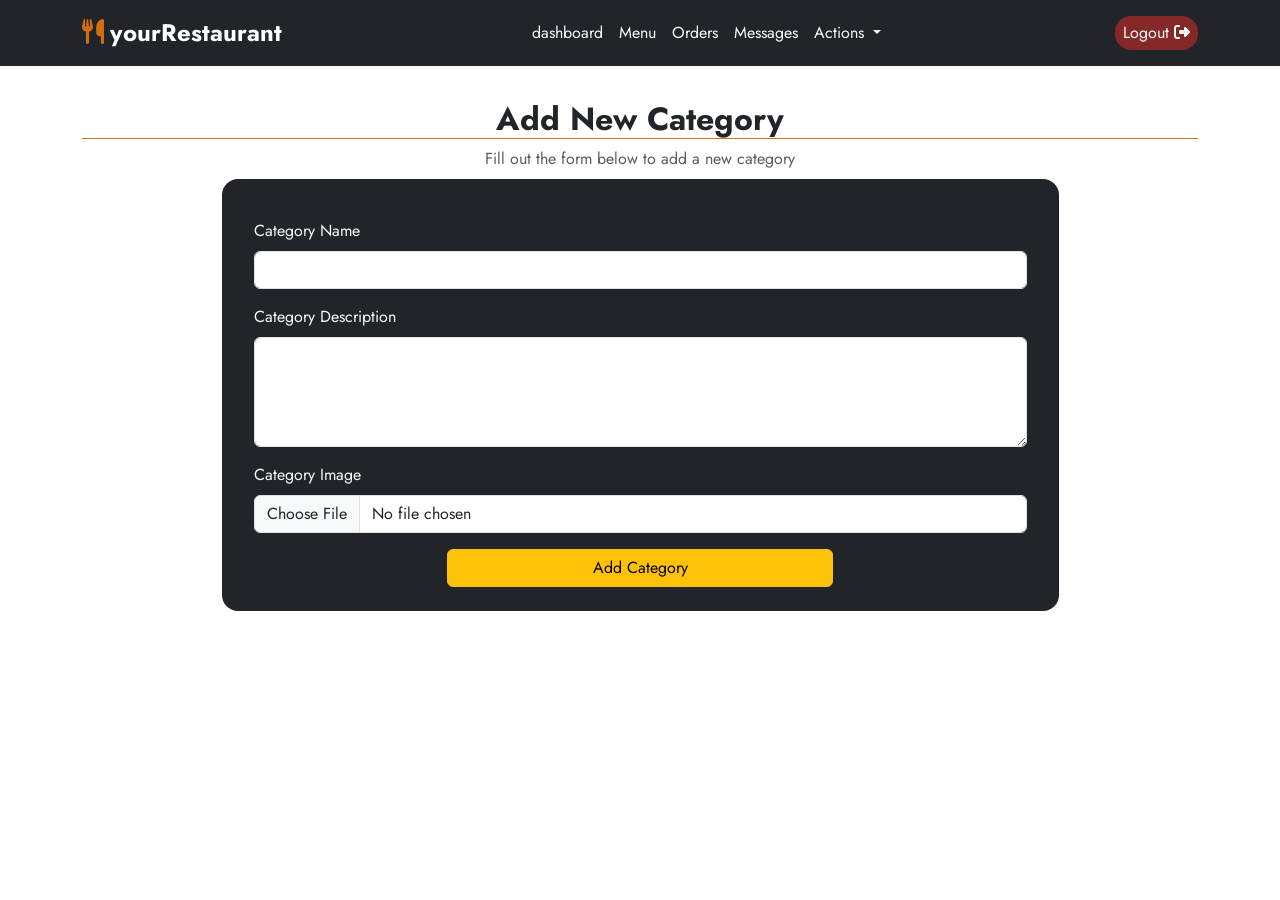
<file: admin/add-category.html>
<!DOCTYPE html>
<html lang="en">
<head>
    <meta charset="UTF-8">
    <meta name="viewport" content="width=device-width, initial-scale=1.0">
    <title>
        yourRestaurant - AddCategory
    </title>
    <!-- google fonts -->
    <link rel="preconnect" href="https://fonts.googleapis.com">
    <link rel="preconnect" href="https://fonts.gstatic.com" crossorigin>
    <link href="https://fonts.googleapis.com/css2?family=Jost:ital,wght@0,100..900;1,100..900&family=Mona+Sans:ital,wght@0,200..900;1,200..900&family=Montserrat:ital,wght@0,100..900;1,100..900&family=Open+Sans:ital,wght@0,300..800;1,300..800&family=Parkinsans:wght@300..800&family=Poppins:ital,wght@0,100;0,200;0,300;0,400;0,500;0,600;0,700;0,800;0,900;1,100;1,200;1,300;1,400;1,500;1,600;1,700;1,800;1,900&family=Roboto+Mono:ital,wght@0,100..700;1,100..700&family=Ubuntu:ital,wght@0,300;0,400;0,500;0,700;1,300;1,400;1,500;1,700&family=Work+Sans:ital,wght@0,100..900;1,100..900&display=swap" rel="stylesheet">
    <!-- font awessom -->
    <link rel="stylesheet" href="https://cdnjs.cloudflare.com/ajax/libs/font-awesome/6.7.2/css/all.min.css">
    <!-- bootstrap link -->
    <link href="https://cdn.jsdelivr.net/npm/bootstrap@5.3.3/dist/css/bootstrap.min.css" rel="stylesheet" integrity="sha384-QWTKZyjpPEjISv5WaRU9OFeRpok6YctnYmDr5pNlyT2bRjXh0JMhjY6hW+ALEwIH" crossorigin="anonymous">
    <!-- style link -->
    <link rel="stylesheet" href="css/master.css">
</head>

<body>
    <!-- start nav -->
        <nav class="navbar navbar-expand-lg bg-dark fixed-top">
            <div class="container">
                <div class="navbar-brand">
                    <i class="fa-solid fa-utensils" style="color: #d36d0e; font-size: 25px;"></i>
                    <b class="text-white fs-4">yourRestaurant</b>
                </div>
                <button class="navbar-toggler fs-8" type="button" data-bs-toggle="collapse" data-bs-target="#navbarSupportedContent" aria-controls="navbarSupportedContent" aria-expanded="false" aria-label="Toggle navigation">
                    <span class="navbar-toggler-icon"></span>
                </button>
                <div class="collapse navbar-collapse" id="navbarSupportedContent">
                    <ul class="navbar-nav mx-auto">
                        <li class="nav-item">
                            <a class="nav-link text-light active" aria-current="page" href="dashboard.html">dashboard</a>
                        </li>
                        <li class="nav-item">
                            <a class="nav-link text-light" href="menu.html">Menu</a>
                        </li>
                        <li class="nav-item">
                            <a class="nav-link text-light" href="orders.html">Orders</a>
                        </li>
                        <li class="nav-item">
                            <a class="nav-link text-light" href="messages.html">Messages</a>
                        </li>
                        <li class="nav-item dropdown">
                            <a class="nav-link text-light dropdown-toggle" href="#" role="button" data-bs-toggle="dropdown" aria-expanded="false">
                            Actions
                            </a>
                            <ul class="dropdown-menu">
                                <li><a class="dropdown-item" href="profile.html">My Profile</a></li>
                                <li><a class="dropdown-item" href="add-category.html">Add Category</a></li>
                                <li><a class="dropdown-item" href="add-product.html">Add Product</a></li>
                            </ul>
                        </li>
                    </ul>
                    <!-- login / signup -->
                    <div class="d-flex gap-3 align-items-center py-2">
                        <a href="logout.html" class="logout text-light rounded-4 text-decoration-none px-2" onclick="return confirm('Are you sure you want to logout?')">
                            Logout
                            <i class="fa-solid fa-right-from-bracket"></i>
                        </a>
                    </div>
                </div>
            </div>
        </nav>  
    <!-- end nav -->

    <!-- Start Add Category -->
    <div class="category my-5">
        <div class="container">
            <!-- Section Heading -->
            <div class="text-center mb-4">
                <h2 class="fw-bold" style="margin-top: 100px; border-bottom: 1px solid #d36d0e;">Add New Category</h2>
                <p class="text-muted">Fill out the form below to add a new category</p>
            </div>

            <!-- Form -->
            <form action="" method="POST" enctype="multipart/form-data">
                <div class="row bg-dark text-light g-3 p-4 w-75 mx-auto rounded-4">
                    <!-- Category Name -->
                    <div class="col-12">
                        <div class="form-group">
                            <label for="category_name" class="form-label">Category Name</label>
                            <input type="text" name="category_name" id="category_name" class="form-control" required>
                        </div>
                    </div>
            
                    <!-- Category Description -->
                    <div class="col-12">
                        <div class="form-group">
                            <label for="category_description" class="form-label">Category Description</label>
                            <textarea name="category_description" id="category_description" class="form-control" rows="4" required></textarea>
                        </div>
                    </div>
            
                    <!-- Category Image -->
                    <div class="col-12">
                        <div class="form-group">
                            <label for="category_image" class="form-label">Category Image</label>
                            <input type="file" name="category_image" id="category_image" class="form-control" required>
                        </div>
                    </div>
            
                    <!-- Submit Button -->
                    <div class="col-12 text-center">
                        <button type="submit" class="btn btn-warning w-50">Add Category</button>
                    </div>
                </div>
            </form>            
        </div>
    </div>
    <!-- End Add Category -->

    <!-- js bootstrap link -->
    <script src="https://cdn.jsdelivr.net/npm/bootstrap@5.3.3/dist/js/bootstrap.bundle.min.js" integrity="sha384-YvpcrYf0tY3lHB60NNkmXc5s9fDVZLESaAA55NDzOxhy9GkcIdslK1eN7N6jIeHz" crossorigin="anonymous"></script>
</body>
</html>
</file>
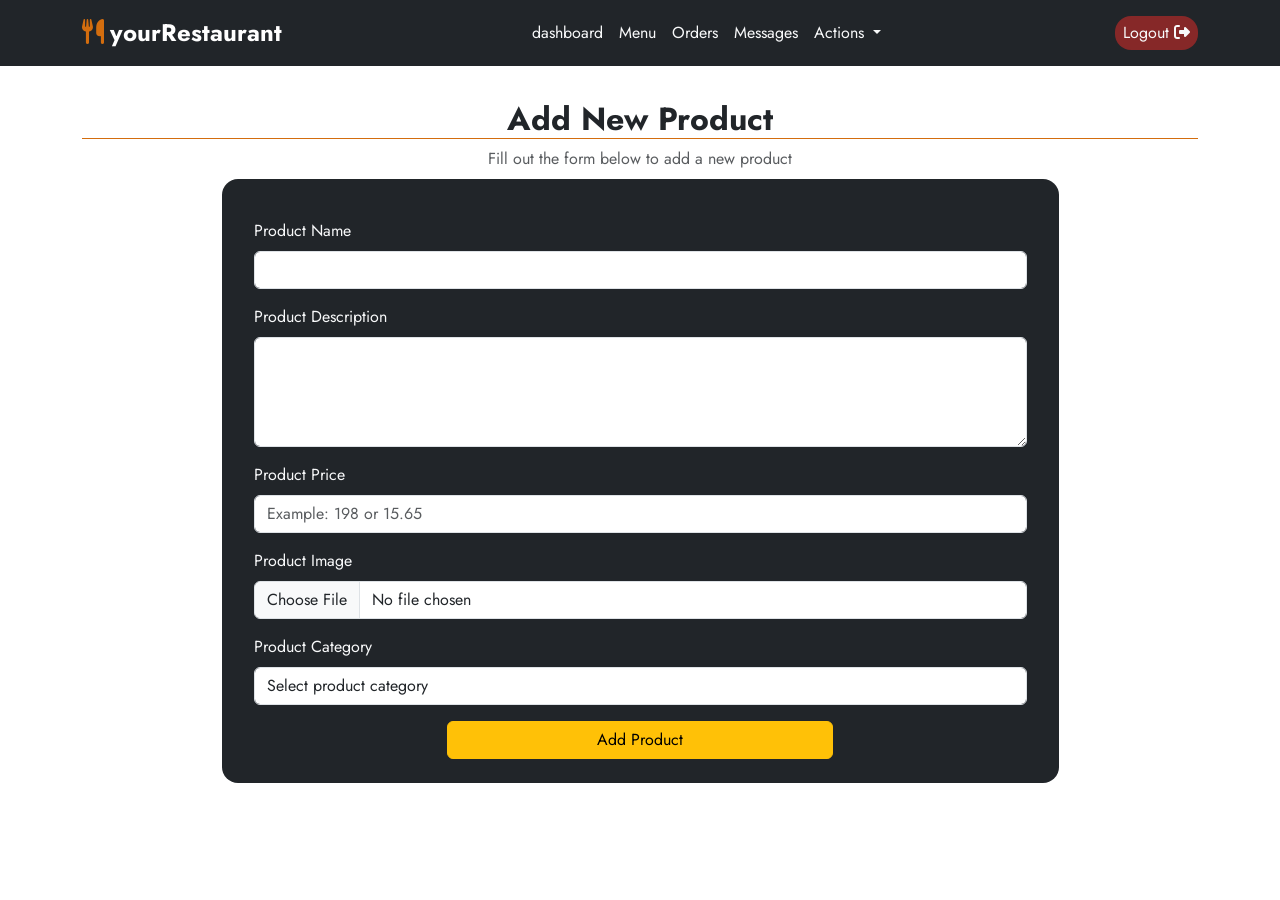
<file: admin/add-product.html>
<!DOCTYPE html>
<html lang="en">
<head>
    <meta charset="UTF-8">
    <meta name="viewport" content="width=device-width, initial-scale=1.0">
    <title>
        yourRestaurant - AddProduct
    </title>
    <!-- google fonts -->
    <link rel="preconnect" href="https://fonts.googleapis.com">
    <link rel="preconnect" href="https://fonts.gstatic.com" crossorigin>
    <link href="https://fonts.googleapis.com/css2?family=Jost:ital,wght@0,100..900;1,100..900&family=Mona+Sans:ital,wght@0,200..900;1,200..900&family=Montserrat:ital,wght@0,100..900;1,100..900&family=Open+Sans:ital,wght@0,300..800;1,300..800&family=Parkinsans:wght@300..800&family=Poppins:ital,wght@0,100;0,200;0,300;0,400;0,500;0,600;0,700;0,800;0,900;1,100;1,200;1,300;1,400;1,500;1,600;1,700;1,800;1,900&family=Roboto+Mono:ital,wght@0,100..700;1,100..700&family=Ubuntu:ital,wght@0,300;0,400;0,500;0,700;1,300;1,400;1,500;1,700&family=Work+Sans:ital,wght@0,100..900;1,100..900&display=swap" rel="stylesheet">
    <!-- font awessom -->
    <link rel="stylesheet" href="https://cdnjs.cloudflare.com/ajax/libs/font-awesome/6.7.2/css/all.min.css">
    <!-- bootstrap link -->
    <link href="https://cdn.jsdelivr.net/npm/bootstrap@5.3.3/dist/css/bootstrap.min.css" rel="stylesheet" integrity="sha384-QWTKZyjpPEjISv5WaRU9OFeRpok6YctnYmDr5pNlyT2bRjXh0JMhjY6hW+ALEwIH" crossorigin="anonymous">
    <!-- style link -->
    <link rel="stylesheet" href="css/master.css">
</head>

<body>
    <!-- start nav -->
        <nav class="navbar navbar-expand-lg bg-dark fixed-top">
            <div class="container">
                <div class="navbar-brand">
                    <i class="fa-solid fa-utensils" style="color: #d36d0e; font-size: 25px;"></i>
                    <b class="text-white fs-4">yourRestaurant</b>
                </div>
                <button class="navbar-toggler fs-8" type="button" data-bs-toggle="collapse" data-bs-target="#navbarSupportedContent" aria-controls="navbarSupportedContent" aria-expanded="false" aria-label="Toggle navigation">
                    <span class="navbar-toggler-icon"></span>
                </button>
                <div class="collapse navbar-collapse" id="navbarSupportedContent">
                    <ul class="navbar-nav mx-auto">
                        <li class="nav-item">
                            <a class="nav-link text-light active" aria-current="page" href="dashboard.html">dashboard</a>
                        </li>
                        <li class="nav-item">
                            <a class="nav-link text-light" href="menu.html">Menu</a>
                        </li>
                        <li class="nav-item">
                            <a class="nav-link text-light" href="orders.html">Orders</a>
                        </li>
                        <li class="nav-item">
                            <a class="nav-link text-light" href="messages.html">Messages</a>
                        </li>
                        <li class="nav-item dropdown">
                            <a class="nav-link text-light dropdown-toggle" href="#" role="button" data-bs-toggle="dropdown" aria-expanded="false">
                            Actions
                            </a>
                            <ul class="dropdown-menu">
                                <li><a class="dropdown-item" href="profile.html">My Profile</a></li>
                                <li><a class="dropdown-item" href="add-Product.html">Add Product</a></li>
                                <li><a class="dropdown-item" href="add-product.html">Add Product</a></li>
                            </ul>
                        </li>
                    </ul>
                    <!-- login / signup -->
                    <div class="d-flex gap-3 align-items-center py-2">
                        <a href="logout.html" class="logout text-light rounded-4 text-decoration-none px-2" onclick="return confirm('Are you sure you want to logout?')">
                            Logout
                            <i class="fa-solid fa-right-from-bracket"></i>
                        </a>
                    </div>
                </div>
            </div>
        </nav>  
    <!-- end nav -->

    <!-- Start Add product -->
    <div class="Product my-5">
        <div class="container">
            <!-- Section Heading -->
            <div class="text-center mb-4">
                <h2 class="fw-bold" style="margin-top: 100px; border-bottom: 1px solid #d36d0e;">Add New Product</h2>
                <p class="text-muted">Fill out the form below to add a new product</p>
            </div>

            <!-- Form -->
            <form action="" method="POST" enctype="multipart/form-data">
                <div class="row bg-dark text-light g-3 p-4 w-75 mx-auto rounded-4">

                    <!-- Product Name -->
                    <div class="col-12">
                        <div class="form-group">
                            <label for="product_name" class="form-label">Product Name</label>
                            <input type="text" name="product_name" id="product_name" class="form-control" required>
                        </div>
                    </div>

                    <!-- Product Description -->
                    <div class="col-12">
                        <div class="form-group">
                            <label for="description" class="form-label">Product Description</label>
                            <textarea name="product_description" id="description" class="form-control" rows="4" required></textarea>
                        </div>
                    </div>

                    <!-- Product Price -->
                    <div class="col-12">
                        <div class="form-group">
                            <label for="price" class="form-label">Product Price</label>
                            <input type="number" name="product_price" placeholder="Example: 198 or 15.65" id="price" class="form-control" required step="0.01">
                        </div>
                    </div>

                    <!-- Product Image -->
                    <div class="col-12">
                        <div class="form-group">
                            <label for="product_image" class="form-label">Product Image</label>
                            <input type="file" name="product_image" id="product_image" class="form-control" accept="image/*" required>
                        </div>
                    </div>

                    <!-- Product Category -->
                    <div class="col-12">
                        <div class="form-group">
                            <label for="product_category" class="form-label">Product Category</label>
                            <select name="product_category" id="product_category" class="form-control" required>
                                <option value="">Select product category</option>
                                <option value="burgers">Burgers</option>
                                <option value="salads">Salads</option>
                                <option value="juices">Juices</option>
                            </select>
                        </div>
                    </div>

                    <!-- Submit Button -->
                    <div class="col-12 text-center">
                        <button type="submit" class="btn btn-warning w-50">Add Product</button>
                    </div>
                </div>
            </form>            
        </div>
    </div>
    <!-- End Add Product -->


    <!-- js bootstrap link -->
    <script src="https://cdn.jsdelivr.net/npm/bootstrap@5.3.3/dist/js/bootstrap.bundle.min.js" integrity="sha384-YvpcrYf0tY3lHB60NNkmXc5s9fDVZLESaAA55NDzOxhy9GkcIdslK1eN7N6jIeHz" crossorigin="anonymous"></script>
</body>
</html>
</file>
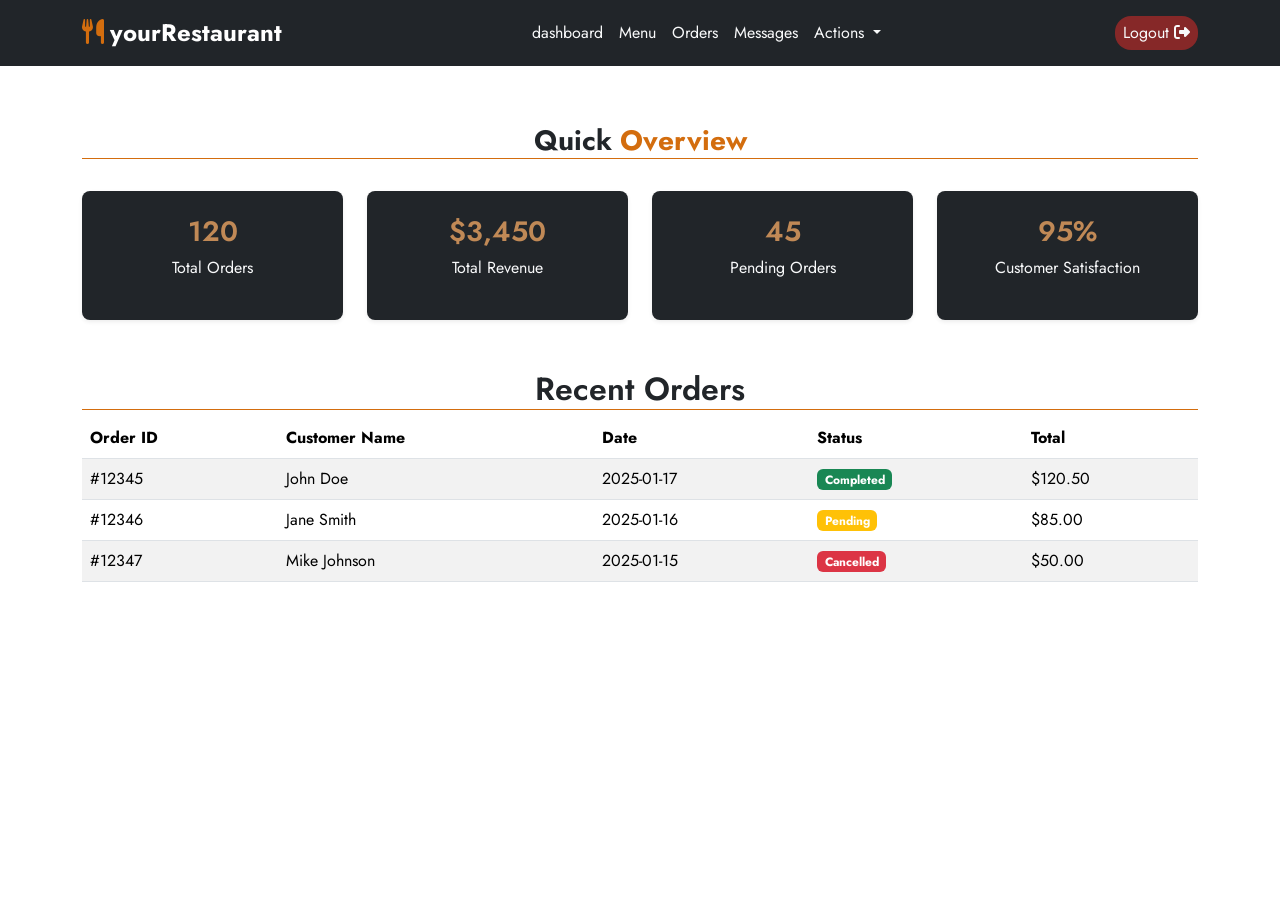
<file: admin/dashboard.html>
<!DOCTYPE html>
<html lang="en">
<head>
    <meta charset="UTF-8">
    <meta name="viewport" content="width=device-width, initial-scale=1.0">
    <title>
        yourRestaurant - AdminDashboard
    </title>
    <!-- google fonts -->
    <link rel="preconnect" href="https://fonts.googleapis.com">
    <link rel="preconnect" href="https://fonts.gstatic.com" crossorigin>
    <link href="https://fonts.googleapis.com/css2?family=Jost:ital,wght@0,100..900;1,100..900&family=Mona+Sans:ital,wght@0,200..900;1,200..900&family=Montserrat:ital,wght@0,100..900;1,100..900&family=Open+Sans:ital,wght@0,300..800;1,300..800&family=Parkinsans:wght@300..800&family=Poppins:ital,wght@0,100;0,200;0,300;0,400;0,500;0,600;0,700;0,800;0,900;1,100;1,200;1,300;1,400;1,500;1,600;1,700;1,800;1,900&family=Roboto+Mono:ital,wght@0,100..700;1,100..700&family=Ubuntu:ital,wght@0,300;0,400;0,500;0,700;1,300;1,400;1,500;1,700&family=Work+Sans:ital,wght@0,100..900;1,100..900&display=swap" rel="stylesheet">
    <!-- font awessom -->
    <link rel="stylesheet" href="https://cdnjs.cloudflare.com/ajax/libs/font-awesome/6.7.2/css/all.min.css">
    <!-- bootstrap link -->
    <link href="https://cdn.jsdelivr.net/npm/bootstrap@5.3.3/dist/css/bootstrap.min.css" rel="stylesheet" integrity="sha384-QWTKZyjpPEjISv5WaRU9OFeRpok6YctnYmDr5pNlyT2bRjXh0JMhjY6hW+ALEwIH" crossorigin="anonymous">
    <!-- style link -->
    <link rel="stylesheet" href="css/master.css">
</head>

<body>
    <!-- start nav -->
        <nav class="navbar navbar-expand-lg bg-dark fixed-top">
            <div class="container">
                <div class="navbar-brand">
                    <i class="fa-solid fa-utensils" style="color: #d36d0e; font-size: 25px;"></i>
                    <b class="text-white fs-4">yourRestaurant</b>
                </div>
                <button class="navbar-toggler fs-8" type="button" data-bs-toggle="collapse" data-bs-target="#navbarSupportedContent" aria-controls="navbarSupportedContent" aria-expanded="false" aria-label="Toggle navigation">
                    <span class="navbar-toggler-icon"></span>
                </button>
                <div class="collapse navbar-collapse" id="navbarSupportedContent">
                    <ul class="navbar-nav mx-auto">
                        <li class="nav-item">
                            <a class="nav-link text-light active" aria-current="page" href="dashboard.html">dashboard</a>
                        </li>
                        <li class="nav-item">
                            <a class="nav-link text-light" href="menu.html">Menu</a>
                        </li>
                        <li class="nav-item">
                            <a class="nav-link text-light" href="orders.html">Orders</a>
                        </li>
                        <li class="nav-item">
                            <a class="nav-link text-light" href="messages.html">Messages</a>
                        </li>
                        <li class="nav-item dropdown">
                            <a class="nav-link text-light dropdown-toggle" href="#" role="button" data-bs-toggle="dropdown" aria-expanded="false">
                            Actions
                            </a>
                            <ul class="dropdown-menu">
                                <li><a class="dropdown-item" href="profile.html">My Profile</a></li>
                                <li><a class="dropdown-item" href="add-category.html">Add Category</a></li>
                                <li><a class="dropdown-item" href="add-product.html">Add Product</a></li>
                            </ul>
                        </li>
                    </ul>
                    <!-- login / signup -->
                    <div class="d-flex gap-3 align-items-center py-2">
                        <a href="logout.html" class="logout text-light rounded-4 text-decoration-none px-2" onclick="return confirm('Are you sure you want to logout?')">
                            Logout
                            <i class="fa-solid fa-right-from-bracket"></i>
                        </a>
                    </div>
                </div>
            </div>
        </nav>  
    <!-- end nav -->

    <!-- start dashboard -->
        <div class="dashboard">
            <div class="container">
                <!-- stats -->
                <div class="stats row g-4">
                    <div class="stats-head text-center">
                        <h3 class="fw-bold">Quick <span>Overview</span></h3>
                    </div>
                    <!-- Stat Card 1 -->
                    <div class="col-md-6 col-lg-3">
                        <div class="stat-card bg-dark text-light border-0 rounded-3 shadow-sm p-4 text-center">
                            <h3 class="fw-semibold">120</h3>
                            <p class="text-light">Total Orders</p>
                        </div>
                    </div>
                    <!-- Stat Card 2 -->
                    <div class="col-md-6 col-lg-3">
                        <div class="stat-card bg-dark text-light border-0 rounded-3 shadow-sm p-4 text-center">
                            <h3 class="fw-semibold">$3,450</h3>
                            <p class="text-light">Total Revenue</p>
                        </div>
                    </div>
                    <!-- Stat Card 3 -->
                    <div class="col-md-6 col-lg-3">
                        <div class="stat-card bg-dark text-light border-0 rounded-3 shadow-sm p-4 text-center">
                            <h3 class="fw-semibold">45</h3>
                            <p class="text-light">Pending Orders</p>
                        </div>
                    </div>
                    <!-- Stat Card 4 -->
                    <div class="col-md-6 col-lg-3">
                        <div class="stat-card bg-dark text-light border-0 rounded-3 shadow-sm p-4 text-center">
                            <h3 class="fw-semibold">95%</h3>
                            <p class="text-light">Customer Satisfaction</p>
                        </div>
                    </div>
                </div>

                <!-- Recent Orders Table -->
                <div class="dashboard-table mt-5">
                    <h3 class="text-center fs-2  fw-semibold">Recent Orders</h3>
                    <table class="table table-hover table-striped">
                        <thead class="bg-dark">
                            <tr>
                                <th>Order ID</th>
                                <th>Customer Name</th>
                                <th>Date</th>
                                <th>Status</th>
                                <th>Total</th>
                            </tr>
                        </thead>
                        <tbody>
                            <tr>
                                <td>#12345</td>
                                <td>John Doe</td>
                                <td>2025-01-17</td>
                                <td><span class="badge bg-success">Completed</span></td>
                                <td>$120.50</td>
                            </tr>
                            <tr>
                                <td>#12346</td>
                                <td>Jane Smith</td>
                                <td>2025-01-16</td>
                                <td><span class="badge bg-warning">Pending</span></td>
                                <td>$85.00</td>
                            </tr>
                            <tr>
                                <td>#12347</td>
                                <td>Mike Johnson</td>
                                <td>2025-01-15</td>
                                <td><span class="badge bg-danger">Cancelled</span></td>
                                <td>$50.00</td>
                            </tr>
                        </tbody>
                    </table>
                </div>

                <!-- Mobile Cards Section -->
                <div class="mobile-card d-block d-md-none">
                    <div class="row gy-3">
                        <!-- Card 1 -->
                        <div class="col-12">
                            <div class="card shadow-sm">
                                <div class="card-body">
                                    <h5 class="card-title fw-bold">Order ID: ORD-001</h5>
                                    <p class="mb-1"><strong>Customer:</strong> John Doe</p>
                                    <p class="mb-1"><strong>Total Price:</strong> $450</p>
                                    <p class="mb-1"><strong>Status:</strong> 
                                        <span class="badge bg-success">Completed</span>
                                    </p>
                                    <button class="btn btn-primary btn-sm mt-2">View Details</button>
                                </div>
                            </div>
                        </div>

                        <!-- Card 2 -->
                        <div class="col-12">
                            <div class="card shadow-sm">
                                <div class="card-body">
                                    <h5 class="card-title fw-bold">Order ID: ORD-002</h5>
                                    <p class="mb-1"><strong>Customer:</strong> Jane Smith</p>
                                    <p class="mb-1"><strong>Total Price:</strong> $350</p>
                                    <p class="mb-1"><strong>Status:</strong> 
                                        <span class="badge bg-warning">Pending</span>
                                    </p>
                                    <button class="btn btn-primary btn-sm mt-2">View Details</button>
                                </div>
                            </div>
                        </div>
                    </div>
                </div>
        </div>
    <!-- end dashboard -->

    <!-- js bootstrap link -->
    <script src="https://cdn.jsdelivr.net/npm/bootstrap@5.3.3/dist/js/bootstrap.bundle.min.js" integrity="sha384-YvpcrYf0tY3lHB60NNkmXc5s9fDVZLESaAA55NDzOxhy9GkcIdslK1eN7N6jIeHz" crossorigin="anonymous"></script>
</body>
</html>
</file>
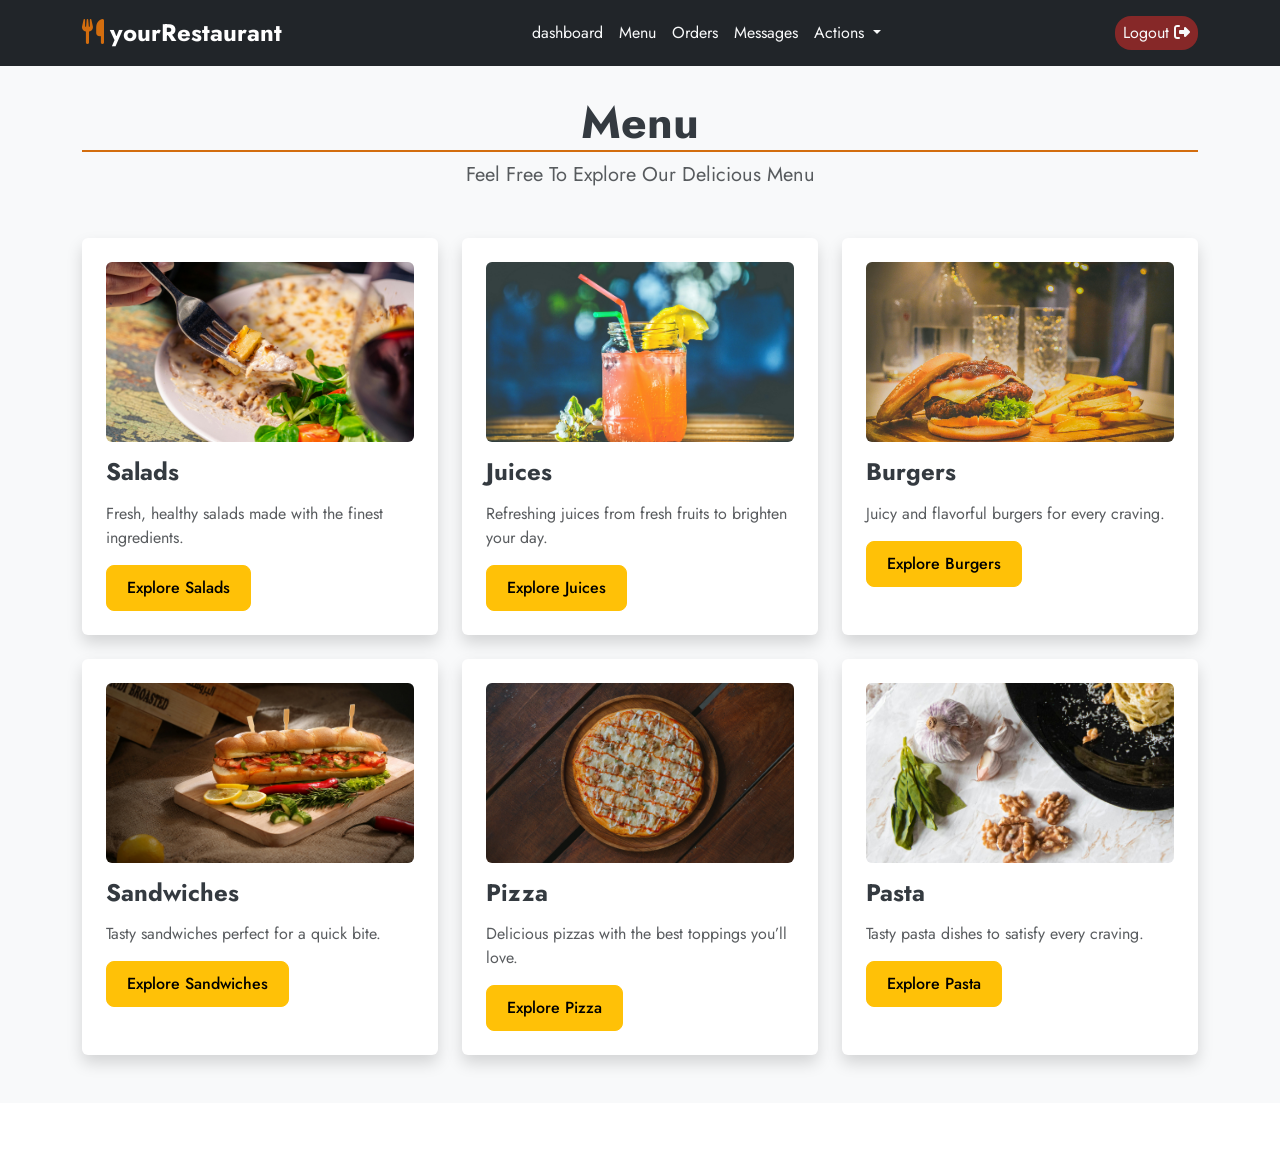
<file: admin/menu.html>
<!DOCTYPE html>
<html lang="en">
<head>
    <meta charset="UTF-8">
    <meta name="viewport" content="width=device-width, initial-scale=1.0">
    <title>
        yourRestaurant - FoodMenu
    </title>
    <!-- google fonts -->
    <link rel="preconnect" href="https://fonts.googleapis.com">
    <link rel="preconnect" href="https://fonts.gstatic.com" crossorigin>
    <link href="https://fonts.googleapis.com/css2?family=Jost:ital,wght@0,100..900;1,100..900&family=Mona+Sans:ital,wght@0,200..900;1,200..900&family=Montserrat:ital,wght@0,100..900;1,100..900&family=Open+Sans:ital,wght@0,300..800;1,300..800&family=Parkinsans:wght@300..800&family=Poppins:ital,wght@0,100;0,200;0,300;0,400;0,500;0,600;0,700;0,800;0,900;1,100;1,200;1,300;1,400;1,500;1,600;1,700;1,800;1,900&family=Roboto+Mono:ital,wght@0,100..700;1,100..700&family=Ubuntu:ital,wght@0,300;0,400;0,500;0,700;1,300;1,400;1,500;1,700&family=Work+Sans:ital,wght@0,100..900;1,100..900&display=swap" rel="stylesheet">
    <!-- font awessom -->
    <link rel="stylesheet" href="https://cdnjs.cloudflare.com/ajax/libs/font-awesome/6.7.2/css/all.min.css">
    <!-- bootstrap link -->
    <link href="https://cdn.jsdelivr.net/npm/bootstrap@5.3.3/dist/css/bootstrap.min.css" rel="stylesheet" integrity="sha384-QWTKZyjpPEjISv5WaRU9OFeRpok6YctnYmDr5pNlyT2bRjXh0JMhjY6hW+ALEwIH" crossorigin="anonymous">
    <!-- style link -->
    <link rel="stylesheet" href="../style/main.css">
    <link rel="stylesheet" href="css/master.css">
</head>

<body>
    <!-- start nav -->
    <nav class="navbar navbar-expand-lg bg-dark fixed-top">
        <div class="container">
            <div class="navbar-brand">
                <i class="fa-solid fa-utensils" style="color: #d36d0e; font-size: 25px;"></i>
                <b class="text-white fs-4">yourRestaurant</b>
            </div>
            <button class="navbar-toggler fs-8" type="button" data-bs-toggle="collapse" data-bs-target="#navbarSupportedContent" aria-controls="navbarSupportedContent" aria-expanded="false" aria-label="Toggle navigation">
                <span class="navbar-toggler-icon"></span>
            </button>
            <div class="collapse navbar-collapse" id="navbarSupportedContent">
                <ul class="navbar-nav mx-auto">
                    <li class="nav-item">
                        <a class="nav-link text-light active" aria-current="page" href="dashboard.html">dashboard</a>
                    </li>
                    <li class="nav-item">
                        <a class="nav-link text-light" href="menu.html">Menu</a>
                    </li>
                    <li class="nav-item">
                        <a class="nav-link text-light" href="orders.html">Orders</a>
                    </li>
                    <li class="nav-item">
                        <a class="nav-link text-light" href="messages.html">Messages</a>
                    </li>
                    <li class="nav-item dropdown">
                        <a class="nav-link text-light dropdown-toggle" href="#" role="button" data-bs-toggle="dropdown" aria-expanded="false">
                        Actions
                        </a>
                        <ul class="dropdown-menu">
                            <li><a class="dropdown-item" href="profile.html">My Profile</a></li>
                            <li><a class="dropdown-item" href="add-category.html">Add Category</a></li>
                            <li><a class="dropdown-item" href="add-product.html">Add Product</a></li>
                        </ul>
                    </li>
                </ul>
                <!-- login / signup -->
                <div class="d-flex gap-3 align-items-center py-2">
                    <a href="logout.html" class="logout text-light rounded-4 text-decoration-none px-2" onclick="return confirm('Are you sure you want to logout?')">
                        Logout
                        <i class="fa-solid fa-right-from-bracket"></i>
                    </a>
                </div>
            </div>
        </div>
    </nav>  
    <!-- end nav -->

    <!-- start menu -->
        <div class="menu mt-5 mb-5 py-5 bg-light" id="menu">
            <div class="container">
                <!-- Heading Section -->
                <div class="special-heading text-center mb-5">
                    <h1 class="fw-bold">Menu</h1>
                    <p class="text-muted fs-5">Feel Free To Explore Our Delicious Menu</p>
                </div>
        
                <!-- Menu Categories -->
                <div class="row row-cols-1 row-cols-sm-2 row-cols-lg-3 g-4">
                    <!-- Salads -->
                    <div class="col">
                        <div class="menu-card p-4 bg-white shadow rounded h-100">
                            <div class="image mb-3">
                                <img src="../images/salade.jpg" alt="Salads" class="img-fluid rounded">
                            </div>
                            <div class="infos">
                                <h3 class="fw-bold">Salads</h3>
                                <p class="text-muted">Fresh, healthy salads made with the finest ingredients.</p>
                                <a href="#" class="btn btn-warning rounded-3">Explore Salads</a>
                            </div>
                        </div>
                    </div>
                    <!-- Juices -->
                    <div class="col">
                        <div class="menu-card p-4 bg-white shadow rounded h-100">
                            <div class="image mb-3">
                                <img src="../images/juices.jpg" alt="Juices" class="img-fluid rounded">
                            </div>
                            <div class="infos">
                                <h3 class="fw-bold">Juices</h3>
                                <p class="text-muted">Refreshing juices from fresh fruits to brighten your day.</p>
                                <a href="#" class="btn btn-warning rounded-3">Explore Juices</a>
                            </div>
                        </div>
                    </div>
                    <!-- Burgers -->
                    <div class="col">
                        <div class="menu-card p-4 bg-white shadow rounded h-100">
                            <div class="image mb-3">
                                <img src="../images/burgers.jpg" alt="Burgers" class="img-fluid rounded">
                            </div>
                            <div class="infos">
                                <h3 class="fw-bold">Burgers</h3>
                                <p class="text-muted">Juicy and flavorful burgers for every craving.</p>
                                <a href="#" class="btn btn-warning rounded-3">Explore Burgers</a>
                            </div>
                        </div>
                    </div>
                    <!-- Sandwiches -->
                    <div class="col">
                        <div class="menu-card p-4 bg-white shadow rounded h-100">
                            <div class="image mb-3">
                                <img src="../images/sandwiche.jpg" alt="Sandwiches" class="img-fluid rounded">
                            </div>
                            <div class="infos">
                                <h3 class="fw-bold">Sandwiches</h3>
                                <p class="text-muted">Tasty sandwiches perfect for a quick bite.</p>
                                <a href="#" class="btn btn-warning rounded-3">Explore Sandwiches</a>
                            </div>
                        </div>
                    </div>
                    <!-- Pizza -->
                    <div class="col">
                        <div class="menu-card p-4 bg-white shadow rounded h-100">
                            <div class="image mb-3">
                                <img src="../images/pizza.jpg" alt="Pizza" class="img-fluid rounded">
                            </div>
                            <div class="infos">
                                <h3 class="fw-bold">Pizza</h3>
                                <p class="text-muted">Delicious pizzas with the best toppings you’ll love.</p>
                                <a href="#" class="btn btn-warning rounded-3">Explore Pizza</a>
                            </div>
                        </div>
                    </div>
                    <!-- Pasta -->
                    <div class="col">
                        <div class="menu-card p-4 bg-white shadow rounded h-100">
                            <div class="image mb-3">
                                <img src="../images/pasta.jpg" alt="Pasta" class="img-fluid rounded">
                            </div>
                            <div class="infos">
                                <h3 class="fw-bold">Pasta</h3>
                                <p class="text-muted">Tasty pasta dishes to satisfy every craving.</p>
                                <a href="#" class="btn btn-warning rounded-3">Explore Pasta</a>
                            </div>
                        </div>
                    </div>
                </div>
            </div>
        </div>
    <!-- end menu -->

    <!-- js bootstrap link -->
    <script src="https://cdn.jsdelivr.net/npm/bootstrap@5.3.3/dist/js/bootstrap.bundle.min.js" integrity="sha384-YvpcrYf0tY3lHB60NNkmXc5s9fDVZLESaAA55NDzOxhy9GkcIdslK1eN7N6jIeHz" crossorigin="anonymous"></script>
</body>
</html>
</file>
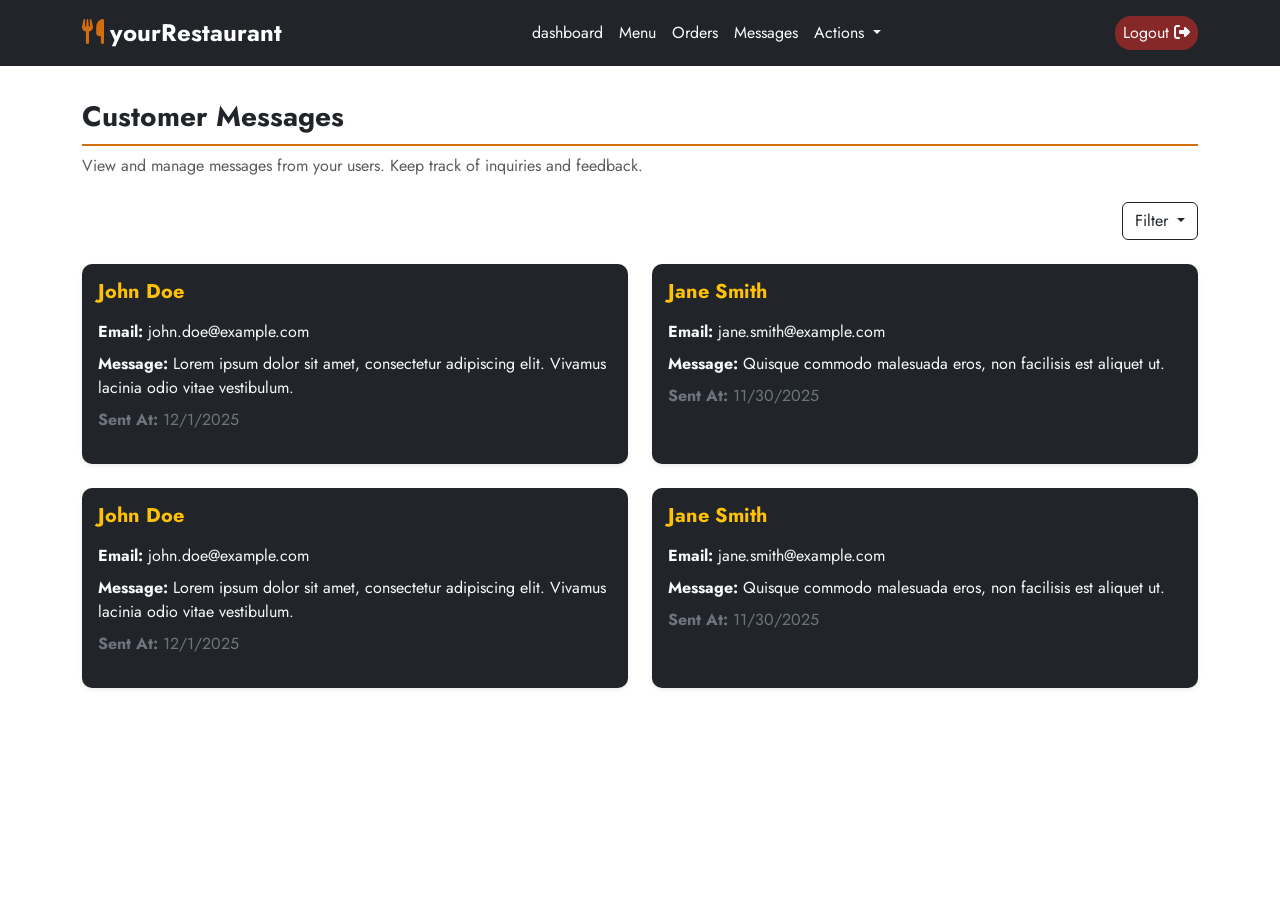
<file: admin/messages.html>
<!DOCTYPE html>
<html lang="en">
<head>
    <meta charset="UTF-8">
    <meta name="viewport" content="width=device-width, initial-scale=1.0">
    <title>
        yourRestaurant - Messages
    </title>
    <!-- google fonts -->
    <link rel="preconnect" href="https://fonts.googleapis.com">
    <link rel="preconnect" href="https://fonts.gstatic.com" crossorigin>
    <link href="https://fonts.googleapis.com/css2?family=Jost:ital,wght@0,100..900;1,100..900&family=Mona+Sans:ital,wght@0,200..900;1,200..900&family=Montserrat:ital,wght@0,100..900;1,100..900&family=Open+Sans:ital,wght@0,300..800;1,300..800&family=Parkinsans:wght@300..800&family=Poppins:ital,wght@0,100;0,200;0,300;0,400;0,500;0,600;0,700;0,800;0,900;1,100;1,200;1,300;1,400;1,500;1,600;1,700;1,800;1,900&family=Roboto+Mono:ital,wght@0,100..700;1,100..700&family=Ubuntu:ital,wght@0,300;0,400;0,500;0,700;1,300;1,400;1,500;1,700&family=Work+Sans:ital,wght@0,100..900;1,100..900&display=swap" rel="stylesheet">
    <!-- font awessom -->
    <link rel="stylesheet" href="https://cdnjs.cloudflare.com/ajax/libs/font-awesome/6.7.2/css/all.min.css">
    <!-- bootstrap link -->
    <link href="https://cdn.jsdelivr.net/npm/bootstrap@5.3.3/dist/css/bootstrap.min.css" rel="stylesheet" integrity="sha384-QWTKZyjpPEjISv5WaRU9OFeRpok6YctnYmDr5pNlyT2bRjXh0JMhjY6hW+ALEwIH" crossorigin="anonymous">
    <!-- style link -->
    <link rel="stylesheet" href="../style/main.css">
    <link rel="stylesheet" href="css/master.css">
</head>

<body>
    <!-- start nav -->
    <nav class="navbar navbar-expand-lg bg-dark fixed-top">
        <div class="container">
            <div class="navbar-brand">
                <i class="fa-solid fa-utensils" style="color: #d36d0e; font-size: 25px;"></i>
                <b class="text-white fs-4">yourRestaurant</b>
            </div>
            <button class="navbar-toggler fs-8" type="button" data-bs-toggle="collapse" data-bs-target="#navbarSupportedContent" aria-controls="navbarSupportedContent" aria-expanded="false" aria-label="Toggle navigation">
                <span class="navbar-toggler-icon"></span>
            </button>
            <div class="collapse navbar-collapse" id="navbarSupportedContent">
                <ul class="navbar-nav mx-auto">
                    <li class="nav-item">
                        <a class="nav-link text-light active" aria-current="page" href="dashboard.html">dashboard</a>
                    </li>
                    <li class="nav-item">
                        <a class="nav-link text-light" href="menu.html">Menu</a>
                    </li>
                    <li class="nav-item">
                        <a class="nav-link text-light" href="orders.html">Orders</a>
                    </li>
                    <li class="nav-item">
                        <a class="nav-link text-light" href="messages.html">Messages</a>
                    </li>
                    <li class="nav-item dropdown">
                        <a class="nav-link text-light dropdown-toggle" href="#" role="button" data-bs-toggle="dropdown" aria-expanded="false">
                        Actions
                        </a>
                        <ul class="dropdown-menu">
                            <li><a class="dropdown-item" href="profile.html">My Profile</a></li>
                            <li><a class="dropdown-item" href="add-category.html">Add Category</a></li>
                            <li><a class="dropdown-item" href="add-product.html">Add Product</a></li>
                        </ul>
                    </li>
                </ul>
                <!-- login / signup -->
                <div class="d-flex gap-3 align-items-center py-2">
                    <a href="logout.html" class="logout text-light rounded-4 text-decoration-none px-2" onclick="return confirm('Are you sure you want to logout?')">
                        Logout
                        <i class="fa-solid fa-right-from-bracket"></i>
                    </a>
                </div>
            </div>
        </div>
    </nav>  
    <!-- end nav -->

    <!-- Start Messages -->
    <div class="messages my-5">
        <div class="container">
            <!-- Section Heading -->
            <div class="text-start mb-4">
                <h2 class="fw-bold text-dark" style="margin-top: 100px; border-bottom: 2px solid #d36d0e; padding-bottom: 10px;">
                    Customer Messages
                </h2>
                <p class="text-muted">View and manage messages from your users. Keep track of inquiries and feedback.</p>
            </div>

            <!-- Filter Dropdown Section -->
            <div class="text-end mb-4">
                <div class="dropdown">
                    <button class="btn btn-outline-dark dropdown-toggle" type="button" id="filterDropdown" data-bs-toggle="dropdown" aria-expanded="false">
                        <i class="bi bi-funnel"></i> Filter
                    </button>
                    <ul class="dropdown-menu" aria-labelledby="filterDropdown">
                        <li><a class="dropdown-item" href="">Delete Old Messages</a></li>
                        <!-- You can add more filter options here -->
                    </ul>
                </div>
            </div>

            <!-- Messages Content -->
            <div class="row gy-4">
                <!-- Message 1 -->
                <div class="col-12 col-md-6 d-flex">
                    <div class="card shadow-sm border-0 flex-fill bg-dark text-light">
                        <div class="card-body">
                            <h5 class="card-title fw-bold mb-3"><span class="text-warning">John Doe</span></h5>
                            <p class="mb-2"><strong>Email:</strong> john.doe@example.com</p>
                            <p class="mb-2"><strong>Message:</strong> Lorem ipsum dolor sit amet, consectetur adipiscing elit. Vivamus lacinia odio vitae vestibulum.</p>
                            <p class="text-secondary"><strong>Sent At:</strong> 12/1/2025</p>
                        </div>
                    </div>
                </div>

                <!-- Message 2 -->
                <div class="col-12 col-md-6 d-flex">
                    <div class="card shadow-sm border-0 flex-fill bg-dark text-light">
                        <div class="card-body">
                            <h5 class="card-title fw-bold mb-3"><span class="text-warning">Jane Smith</span></h5>
                            <p class="mb-2"><strong>Email:</strong> jane.smith@example.com</p>
                            <p class="mb-2"><strong>Message:</strong> Quisque commodo malesuada eros, non facilisis est aliquet ut.</p>
                            <p class="text-secondary"><strong>Sent At:</strong> 11/30/2025</p>
                        </div>
                    </div>
                </div>
                <!-- Message 1 -->
                <div class="col-12 col-md-6 d-flex">
                    <div class="card shadow-sm border-0 flex-fill bg-dark text-light">
                        <div class="card-body">
                            <h5 class="card-title fw-bold mb-3"><span class="text-warning">John Doe</span></h5>
                            <p class="mb-2"><strong>Email:</strong> john.doe@example.com</p>
                            <p class="mb-2"><strong>Message:</strong> Lorem ipsum dolor sit amet, consectetur adipiscing elit. Vivamus lacinia odio vitae vestibulum.</p>
                            <p class="text-secondary"><strong>Sent At:</strong> 12/1/2025</p>
                        </div>
                    </div>
                </div>

                <!-- Message 2 -->
                <div class="col-12 col-md-6 d-flex">
                    <div class="card shadow-sm border-0 flex-fill bg-dark text-light">
                        <div class="card-body">
                            <h5 class="card-title fw-bold mb-3"><span class="text-warning">Jane Smith</span></h5>
                            <p class="mb-2"><strong>Email:</strong> jane.smith@example.com</p>
                            <p class="mb-2"><strong>Message:</strong> Quisque commodo malesuada eros, non facilisis est aliquet ut.</p>
                            <p class="text-secondary"><strong>Sent At:</strong> 11/30/2025</p>
                        </div>
                    </div>
                </div>
        </div>
    </div>
    <!-- End Messages -->

    <!-- js bootstrap link -->
    <script src="https://cdn.jsdelivr.net/npm/bootstrap@5.3.3/dist/js/bootstrap.bundle.min.js" integrity="sha384-YvpcrYf0tY3lHB60NNkmXc5s9fDVZLESaAA55NDzOxhy9GkcIdslK1eN7N6jIeHz" crossorigin="anonymous"></script>
</body>
</html>
</file>
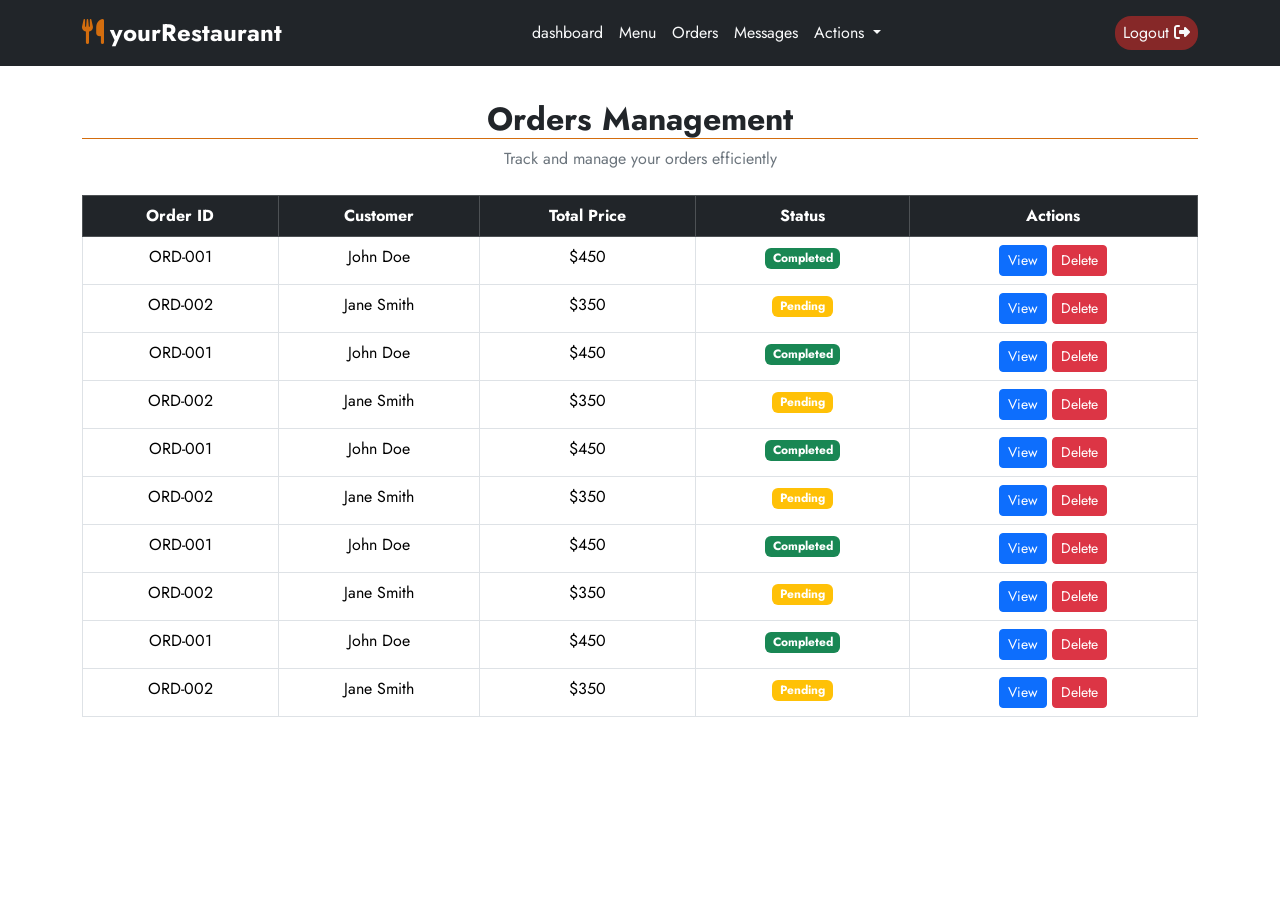
<file: admin/orders.html>
<!DOCTYPE html>
<html lang="en">
<head>
    <meta charset="UTF-8">
    <meta name="viewport" content="width=device-width, initial-scale=1.0">
    <title>
        yourRestaurant - Orders
    </title>
    <!-- google fonts -->
    <link rel="preconnect" href="https://fonts.googleapis.com">
    <link rel="preconnect" href="https://fonts.gstatic.com" crossorigin>
    <link href="https://fonts.googleapis.com/css2?family=Jost:ital,wght@0,100..900;1,100..900&family=Mona+Sans:ital,wght@0,200..900;1,200..900&family=Montserrat:ital,wght@0,100..900;1,100..900&family=Open+Sans:ital,wght@0,300..800;1,300..800&family=Parkinsans:wght@300..800&family=Poppins:ital,wght@0,100;0,200;0,300;0,400;0,500;0,600;0,700;0,800;0,900;1,100;1,200;1,300;1,400;1,500;1,600;1,700;1,800;1,900&family=Roboto+Mono:ital,wght@0,100..700;1,100..700&family=Ubuntu:ital,wght@0,300;0,400;0,500;0,700;1,300;1,400;1,500;1,700&family=Work+Sans:ital,wght@0,100..900;1,100..900&display=swap" rel="stylesheet">
    <!-- font awessom -->
    <link rel="stylesheet" href="https://cdnjs.cloudflare.com/ajax/libs/font-awesome/6.7.2/css/all.min.css">
    <!-- bootstrap link -->
    <link href="https://cdn.jsdelivr.net/npm/bootstrap@5.3.3/dist/css/bootstrap.min.css" rel="stylesheet" integrity="sha384-QWTKZyjpPEjISv5WaRU9OFeRpok6YctnYmDr5pNlyT2bRjXh0JMhjY6hW+ALEwIH" crossorigin="anonymous">
    <!-- style link -->
    <link rel="stylesheet" href="../style/main.css">
    <link rel="stylesheet" href="css/master.css">
</head>

<body>
    <!-- start nav -->
    <nav class="navbar navbar-expand-lg bg-dark fixed-top">
        <div class="container">
            <div class="navbar-brand">
                <i class="fa-solid fa-utensils" style="color: #d36d0e; font-size: 25px;"></i>
                <b class="text-white fs-4">yourRestaurant</b>
            </div>
            <button class="navbar-toggler fs-8" type="button" data-bs-toggle="collapse" data-bs-target="#navbarSupportedContent" aria-controls="navbarSupportedContent" aria-expanded="false" aria-label="Toggle navigation">
                <span class="navbar-toggler-icon"></span>
            </button>
            <div class="collapse navbar-collapse" id="navbarSupportedContent">
                <ul class="navbar-nav mx-auto">
                    <li class="nav-item">
                        <a class="nav-link text-light active" aria-current="page" href="dashboard.html">dashboard</a>
                    </li>
                    <li class="nav-item">
                        <a class="nav-link text-light" href="menu.html">Menu</a>
                    </li>
                    <li class="nav-item">
                        <a class="nav-link text-light" href="orders.html">Orders</a>
                    </li>
                    <li class="nav-item">
                        <a class="nav-link text-light" href="messages.html">Messages</a>
                    </li>
                    <li class="nav-item dropdown">
                        <a class="nav-link text-light dropdown-toggle" href="#" role="button" data-bs-toggle="dropdown" aria-expanded="false">
                        Actions
                        </a>
                        <ul class="dropdown-menu">
                            <li><a class="dropdown-item" href="profile.html">My Profile</a></li>
                            <li><a class="dropdown-item" href="add-category.html">Add Category</a></li>
                            <li><a class="dropdown-item" href="add-product.html">Add Product</a></li>
                        </ul>
                    </li>
                </ul>
                <!-- login / signup -->
                <div class="d-flex gap-3 align-items-center py-2">
                    <a href="logout.html" class="logout text-light rounded-4 text-decoration-none px-2" onclick="return confirm('Are you sure you want to logout?')">
                        Logout
                        <i class="fa-solid fa-right-from-bracket"></i>
                    </a>
                </div>
            </div>
        </div>
    </nav>  
    <!-- end nav -->

    <!-- start orders -->
    <div class="orders">
        <div class="container mt-5">
            <!-- Section Heading -->
            <div class="text-center mb-4">
                <h2 class="fw-bold" style="margin-top: 100px; border-bottom: 1px solid #d36d0e;">Orders Management</h2>
                <p class="text-secondary">Track and manage your orders efficiently</p>
            </div>
    
            <!-- Orders Table for Large Screens -->
            <div class="orders-table d-none d-lg-block">
                <table class="table table-bordered table-hover text-center">
                    <thead class="table-dark">
                        <tr>
                            <th>Order ID</th>
                            <th>Customer</th>
                            <th>Total Price</th>
                            <th>Status</th>
                            <th>Actions</th>
                        </tr>
                    </thead>
                    <tbody>
                        <tr>
                            <td>ORD-001</td>
                            <td>John Doe</td>
                            <td>$450</td>
                            <td><span class="badge bg-success">Completed</span></td>
                            <td>
                                <button class="btn btn-sm btn-primary">View</button>
                                <button class="btn btn-sm btn-danger">Delete</button>
                            </td>
                        </tr>
                        <tr>
                            <td>ORD-002</td>
                            <td>Jane Smith</td>
                            <td>$350</td>
                            <td><span class="badge bg-warning">Pending</span></td>
                            <td>
                                <button class="btn btn-sm btn-primary">View</button>
                                <button class="btn btn-sm btn-danger">Delete</button>
                            </td>
                        </tr>
                        <tr>
                            <td>ORD-001</td>
                            <td>John Doe</td>
                            <td>$450</td>
                            <td><span class="badge bg-success">Completed</span></td>
                            <td>
                                <button class="btn btn-sm btn-primary">View</button>
                                <button class="btn btn-sm btn-danger">Delete</button>
                            </td>
                        </tr>
                        <tr>
                            <td>ORD-002</td>
                            <td>Jane Smith</td>
                            <td>$350</td>
                            <td><span class="badge bg-warning">Pending</span></td>
                            <td>
                                <button class="btn btn-sm btn-primary">View</button>
                                <button class="btn btn-sm btn-danger">Delete</button>
                            </td>
                        </tr>
                        <tr>
                            <td>ORD-001</td>
                            <td>John Doe</td>
                            <td>$450</td>
                            <td><span class="badge bg-success">Completed</span></td>
                            <td>
                                <button class="btn btn-sm btn-primary">View</button>
                                <button class="btn btn-sm btn-danger">Delete</button>
                            </td>
                        </tr>
                        <tr>
                            <td>ORD-002</td>
                            <td>Jane Smith</td>
                            <td>$350</td>
                            <td><span class="badge bg-warning">Pending</span></td>
                            <td>
                                <button class="btn btn-sm btn-primary">View</button>
                                <button class="btn btn-sm btn-danger">Delete</button>
                            </td>
                        </tr>
                        <tr>
                            <td>ORD-001</td>
                            <td>John Doe</td>
                            <td>$450</td>
                            <td><span class="badge bg-success">Completed</span></td>
                            <td>
                                <button class="btn btn-sm btn-primary">View</button>
                                <button class="btn btn-sm btn-danger">Delete</button>
                            </td>
                        </tr>
                        <tr>
                            <td>ORD-002</td>
                            <td>Jane Smith</td>
                            <td>$350</td>
                            <td><span class="badge bg-warning">Pending</span></td>
                            <td>
                                <button class="btn btn-sm btn-primary">View</button>
                                <button class="btn btn-sm btn-danger">Delete</button>
                            </td>
                        </tr>
                        <tr>
                            <td>ORD-001</td>
                            <td>John Doe</td>
                            <td>$450</td>
                            <td><span class="badge bg-success">Completed</span></td>
                            <td>
                                <button class="btn btn-sm btn-primary">View</button>
                                <button class="btn btn-sm btn-danger">Delete</button>
                            </td>
                        </tr>
                        <tr>
                            <td>ORD-002</td>
                            <td>Jane Smith</td>
                            <td>$350</td>
                            <td><span class="badge bg-warning">Pending</span></td>
                            <td>
                                <button class="btn btn-sm btn-primary">View</button>
                                <button class="btn btn-sm btn-danger">Delete</button>
                            </td>
                        </tr>
                    </tbody>
                </table>
            </div>
    
            <!-- Orders Cards for Small and Medium Screens -->
            <div class="orders-cards d-block d-lg-none">
                <div class="row gy-3">
                    <!-- Card 1 -->
                    <div class="col-12">
                        <div class="card shadow-sm">
                            <div class="card-body">
                                <h5 class="card-title fw-bold">Order ID: ORD-001</h5>
                                <p class="mb-1"><strong>Customer:</strong> John Doe</p>
                                <p class="mb-1"><strong>Total Price:</strong> $450</p>
                                <p class="mb-1"><strong>Status:</strong> 
                                    <span class="badge bg-success">Completed</span>
                                </p>
                                <div class="d-flex justify-content-center mt-3">
                                    <button class="btn btn-primary btn-sm">View</button>
                                    <button class="btn btn-danger btn-sm ms-3">Delete</button>
                                </div>
                            </div>
                        </div>
                    </div>
    
                    <!-- Card 2 -->
                    <div class="col-12">
                        <div class="card shadow-sm">
                            <div class="card-body">
                                <h5 class="card-title fw-bold">Order ID: ORD-002</h5>
                                <p class="mb-1"><strong>Customer:</strong> Jane Smith</p>
                                <p class="mb-1"><strong>Total Price:</strong> $350</p>
                                <p class="mb-1"><strong>Status:</strong> 
                                    <span class="badge bg-warning">Pending</span>
                                </p>
                                <div class="d-flex justify-content-center mt-3">
                                    <button class="btn btn-primary btn-sm">View</button>
                                    <button class="btn btn-danger btn-sm ms-3">Delete</button>
                                </div>
                            </div>
                        </div>
                    </div>
                    <!-- Card 1 -->
                    <div class="col-12">
                        <div class="card shadow-sm">
                            <div class="card-body">
                                <h5 class="card-title fw-bold">Order ID: ORD-001</h5>
                                <p class="mb-1"><strong>Customer:</strong> John Doe</p>
                                <p class="mb-1"><strong>Total Price:</strong> $450</p>
                                <p class="mb-1"><strong>Status:</strong> 
                                    <span class="badge bg-success">Completed</span>
                                </p>
                                <div class="d-flex justify-content-center mt-3">
                                    <button class="btn btn-primary btn-sm">View</button>
                                    <button class="btn btn-danger btn-sm ms-3">Delete</button>
                                </div>
                            </div>
                        </div>
                    </div>
    
                    <!-- Card 2 -->
                    <div class="col-12">
                        <div class="card shadow-sm">
                            <div class="card-body">
                                <h5 class="card-title fw-bold">Order ID: ORD-002</h5>
                                <p class="mb-1"><strong>Customer:</strong> Jane Smith</p>
                                <p class="mb-1"><strong>Total Price:</strong> $350</p>
                                <p class="mb-1"><strong>Status:</strong> 
                                    <span class="badge bg-warning">Pending</span>
                                </p>
                                <div class="d-flex justify-content-center mt-3">
                                    <button class="btn btn-primary btn-sm">View</button>
                                    <button class="btn btn-danger btn-sm ms-3">Delete</button>
                                </div>
                            </div>
                        </div>
                    </div>
                </div>
            </div>
        </div>
    </div>
    <!-- end orders -->

    <!-- js bootstrap link -->
    <script src="https://cdn.jsdelivr.net/npm/bootstrap@5.3.3/dist/js/bootstrap.bundle.min.js" integrity="sha384-YvpcrYf0tY3lHB60NNkmXc5s9fDVZLESaAA55NDzOxhy9GkcIdslK1eN7N6jIeHz" crossorigin="anonymous"></script>
</body>
</html>
</file>
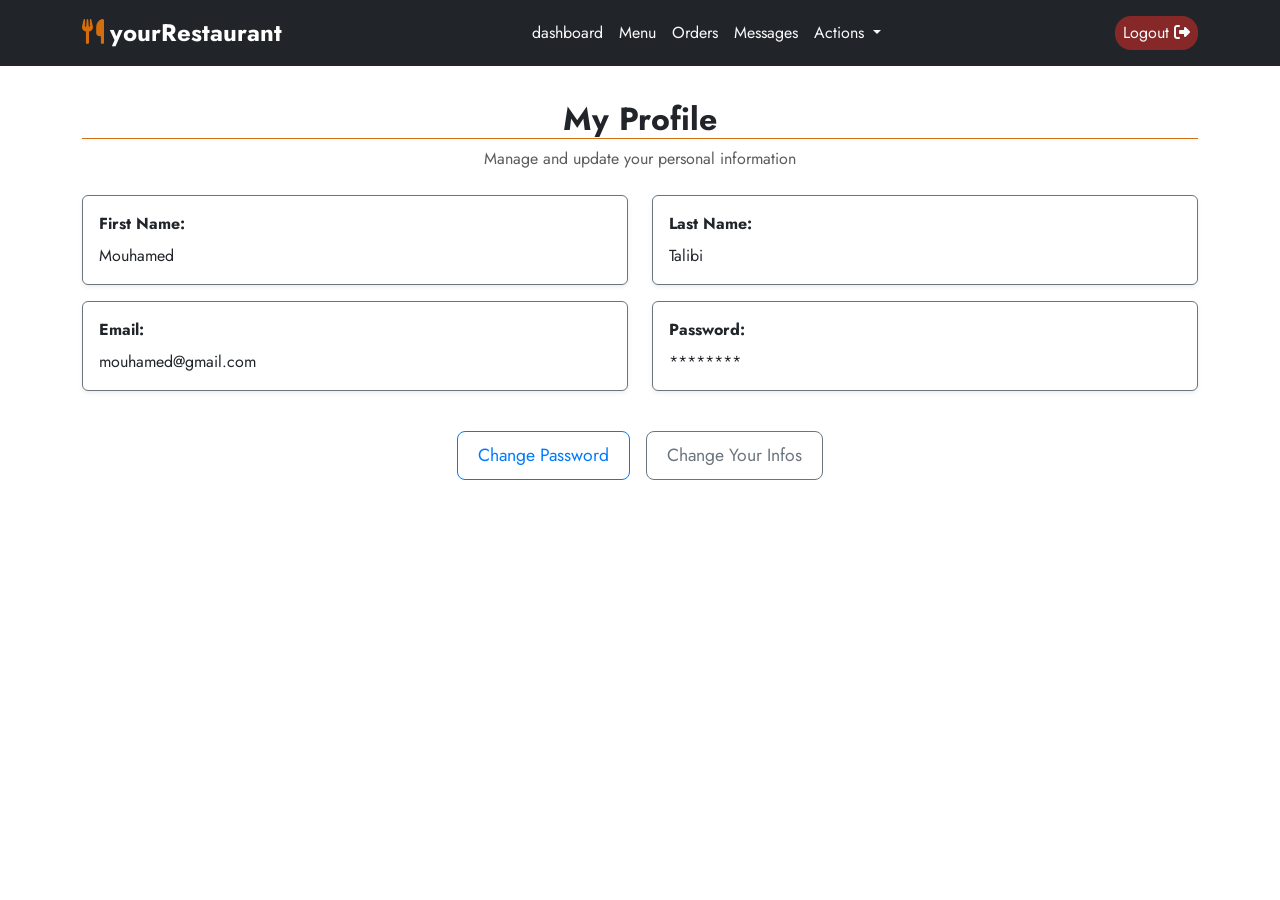
<file: admin/profile.html>
<!DOCTYPE html>
<html lang="en">
<head>
    <meta charset="UTF-8">
    <meta name="viewport" content="width=device-width, initial-scale=1.0">
    <title>
        yourRestaurant - AdminProfile
    </title>
    <!-- google fonts -->
    <link rel="preconnect" href="https://fonts.googleapis.com">
    <link rel="preconnect" href="https://fonts.gstatic.com" crossorigin>
    <link href="https://fonts.googleapis.com/css2?family=Jost:ital,wght@0,100..900;1,100..900&family=Mona+Sans:ital,wght@0,200..900;1,200..900&family=Montserrat:ital,wght@0,100..900;1,100..900&family=Open+Sans:ital,wght@0,300..800;1,300..800&family=Parkinsans:wght@300..800&family=Poppins:ital,wght@0,100;0,200;0,300;0,400;0,500;0,600;0,700;0,800;0,900;1,100;1,200;1,300;1,400;1,500;1,600;1,700;1,800;1,900&family=Roboto+Mono:ital,wght@0,100..700;1,100..700&family=Ubuntu:ital,wght@0,300;0,400;0,500;0,700;1,300;1,400;1,500;1,700&family=Work+Sans:ital,wght@0,100..900;1,100..900&display=swap" rel="stylesheet">
    <!-- font awessom -->
    <link rel="stylesheet" href="https://cdnjs.cloudflare.com/ajax/libs/font-awesome/6.7.2/css/all.min.css">
    <!-- bootstrap link -->
    <link href="https://cdn.jsdelivr.net/npm/bootstrap@5.3.3/dist/css/bootstrap.min.css" rel="stylesheet" integrity="sha384-QWTKZyjpPEjISv5WaRU9OFeRpok6YctnYmDr5pNlyT2bRjXh0JMhjY6hW+ALEwIH" crossorigin="anonymous">
    <!-- style link -->
    <link rel="stylesheet" href="css/master.css">
</head>

<body>
    <!-- start nav -->
        <nav class="navbar navbar-expand-lg bg-dark fixed-top">
            <div class="container">
                <div class="navbar-brand">
                    <i class="fa-solid fa-utensils" style="color: #d36d0e; font-size: 25px;"></i>
                    <b class="text-white fs-4">yourRestaurant</b>
                </div>
                <button class="navbar-toggler fs-8" type="button" data-bs-toggle="collapse" data-bs-target="#navbarSupportedContent" aria-controls="navbarSupportedContent" aria-expanded="false" aria-label="Toggle navigation">
                    <span class="navbar-toggler-icon"></span>
                </button>
                <div class="collapse navbar-collapse" id="navbarSupportedContent">
                    <ul class="navbar-nav mx-auto">
                        <li class="nav-item">
                            <a class="nav-link text-light active" aria-current="page" href="dashboard.html">dashboard</a>
                        </li>
                        <li class="nav-item">
                            <a class="nav-link text-light" href="menu.html">Menu</a>
                        </li>
                        <li class="nav-item">
                            <a class="nav-link text-light" href="orders.html">Orders</a>
                        </li>
                        <li class="nav-item">
                            <a class="nav-link text-light" href="messages.html">Messages</a>
                        </li>
                        <li class="nav-item dropdown">
                            <a class="nav-link text-light dropdown-toggle" href="#" role="button" data-bs-toggle="dropdown" aria-expanded="false">
                            Actions
                            </a>
                            <ul class="dropdown-menu">
                                <li><a class="dropdown-item" href="profile.html">My Profile</a></li>
                                <li><a class="dropdown-item" href="add-category.html">Add Category</a></li>
                                <li><a class="dropdown-item" href="add-product.html">Add Product</a></li>
                            </ul>
                        </li>
                    </ul>
                    <!-- login / signup -->
                    <div class="d-flex gap-3 align-items-center py-2">
                        <a href="logout.html" class="logout text-light rounded-4 text-decoration-none px-2" onclick="return confirm('Are you sure you want to logout?')">
                            Logout
                            <i class="fa-solid fa-right-from-bracket"></i>
                        </a>
                    </div>
                </div>
            </div>
        </nav>  
    <!-- end nav -->

    <!-- start profile -->
    <div class="profile my-5">
    <div class="container">
        <!-- Section Heading -->
        <div class="text-center mb-4">
            <h2 class="fw-bold" style="margin-top: 100px; border-bottom: 1px solid #d36d0e;">My Profile</h2>
            <p class="text-muted">Manage and update your personal information</p>
        </div>

        <!-- User Info Cards -->
        <div class="user-infos">
                <div class="row">
                    <!-- First Name -->
                    <div class="col-12 col-md-6">
                        <div class="card shadow-sm border border-secondary mb-3">
                            <div class="card-body">
                                <strong class="d-block mb-2">First Name:</strong>
                                <p class="mb-0">Mouhamed</p>
                            </div>
                        </div>
                    </div>

                    <!-- Last Name -->
                    <div class="col-12 col-md-6">
                        <div class="card shadow-sm border border-secondary mb-3">
                            <div class="card-body">
                                <strong class="d-block mb-2">Last Name:</strong>
                                <p class="mb-0">Talibi</p>
                            </div>
                        </div>
                    </div>

                    <!-- Email -->
                    <div class="col-12 col-md-6">
                        <div class="card shadow-sm border border-secondary mb-3">
                            <div class="card-body">
                                <strong class="d-block mb-2">Email:</strong>
                                <p class="mb-0">mouhamed@gmail.com</p>
                            </div>
                        </div>
                    </div>

                    <!-- Email -->
                    <div class="col-12 col-md-6">
                        <div class="card shadow-sm border border-secondary mb-3">
                            <div class="card-body">
                                <strong class="d-block mb-2">Password:</strong>
                                <p class="mb-0">********</p>
                            </div>
                        </div>
                    </div>
                </div>

                <!-- Links for Editing -->
                <div class="d-flex justify-content-center mt-4">
                    <a href="#" class="btn btn-outline-primary btn-lg me-3">Change Password</a>
                    <a href="#" class="btn btn-outline-secondary btn-lg">Change Your Infos</a>
                </div>
            </div>
        </div>
    </div>
    <!-- end profile -->

    <!-- js bootstrap link -->
    <script src="https://cdn.jsdelivr.net/npm/bootstrap@5.3.3/dist/js/bootstrap.bundle.min.js" integrity="sha384-YvpcrYf0tY3lHB60NNkmXc5s9fDVZLESaAA55NDzOxhy9GkcIdslK1eN7N6jIeHz" crossorigin="anonymous"></script>
</body>
</html>
</file>
<file: style/main.css>
/* start root */
    :root {
        --main-color: #d36d0e;
    }
/* end root */

/* start global rules */
    body {
        font-family: "Jost", serif;
        font-optical-sizing: auto;
        font-weight: weight;
        font-style: normal;
    }

    html {
        scroll-behavior: smooth;
    }
/* end global rules */

/* start navbar */
    .nav-item .nav-link:hover {
        border-bottom: 1px solid var(--main-color);
        font-weight: 500;
        line-height: 1.7;
    }

    .navbar-toggler {
        background-color: wheat;
    }

    .dropdown-menu .dropdown-item:hover {
        background-color: var(--main-color);
        color: white;
        font-weight: 400;
    }

    .login:hover {
        border-left: 2px solid var(--main-color);
        padding: 6px;
        text-decoration: none;
        font-weight: 500;
    }

    .signup {
        background-color: var(--main-color);
    }

    .signup:hover {
        font-weight: 400;
        background-color: rgb(151, 90, 33);
        padding: 4px;
    }

    @media (max-width: 991px) {
        .sidebar {
            backdrop-filter: blur(5px);
            color: white;
        }

        .navbar-toggler-icon {
            color: white;
        }
    
        .btn-close {
            color: white;
        }
    }
/* end navbar */

/* Start Landing Section */
    .landing {
        background: url("../images/your-restaurant.jpg");
        background-position: center;
        background-size: cover;
        background-repeat: no-repeat;
    }

    .landing .landing-text {
        background-color: rgba(0, 0, 0, 0.8);
        max-width: 600px;
        margin: 0 auto;
        text-align: center;
        color: #ffffff;
        padding: 20px 30px;
        border-radius: 15px;
        box-shadow: 0 8px 20px rgba(0, 0, 0, 0.5);

        /* Animation properties */
        opacity: 0; 
        transform: translateY(30px); 
        animation: fadeInUp 1s ease-out forwards; 
    }

    /* Keyframes for fade-in and slide-up effect */
    @keyframes fadeInUp {
        0% {
            opacity: 0;
            transform: translateY(30px); 
        }
        100% {
            opacity: 1;
            transform: translateY(0); 
        }
    }

    .landing .landing-text h1 i {
        font-size: 50px;
        color: #d36d0e;
    }

    .landing .landing-text h1 b {
        font-size: 2rem;
        margin-top: 10px;
    }

    .landing .landing-text p {
        max-width: 500px;
        line-height: 1.8;
        font-size: 1.1rem;
        margin: 0 auto;
    }

    .landing .landing-text a {
        text-transform: uppercase;
        font-weight: bold;
        font-size: 1rem;
        transition: all 0.3s ease-in-out;
    }

    .landing .landing-text a:hover {
        background-color: #d36d0e;
        color: #fff;
        box-shadow: 0 4px 15px rgba(211, 109, 14, 0.5);
    }
/* End Landing Section */

/* start about */  
    .special-heading h1 {
        font-size: 100px;
        font-weight: 700;
        border-bottom: 2px solid var(--main-color);
    }

    .about-text .story {
        border-left: 3px solid yellow;
        padding-left: 10px;
    }

    @media (max-width: 767px) {
        .special-heading h1 {
            font-size: 50px;
        }

        .about-text p {
            font-size: 15px;
        }
    }
/* end about */

/* start services */
    .service-card {
        transition: transform 0.3s, box-shadow 0.3s;
    }

    .service-card:hover {
        background-color: var(--main-color);
    }

    .service-card:hover h3 {
        color: yellow;
    }

    .service-card:hover {
        transform: translateY(-10px);
        box-shadow: 0 10px 20px rgba(0, 0, 0, 0.2);
    }
/* end services */

/* start menu */
    .menu {
        background-color: #f8f9fa;
    }

    .menu .special-heading h1 {
        font-size: 2.8rem;
        color: #343a40;
    }

    .menu .special-heading p {
        font-size: 1.1rem;
        color: #6c757d;
    }

    .menu-card {
        transition: all 0.3s ease;
        overflow: hidden;
        height: 100%;
    }

    .menu-card:hover {
        transform: translateY(-10px);
        box-shadow: 0px 8px 20px rgba(0, 0, 0, 0.15);
    }

    .menu-card .image img {
        width: 100%;
        height: 180px;
        object-fit: cover;
        transition: transform 0.3s ease;
    }

    .menu-card:hover .image img {
        transform: scale(1.1);
    }

    .menu-card h3 {
        font-size: 1.5rem;
        color: #343a40;
    }

    .menu-card p {
        font-size: 1rem;
        color: #6c757d;
        margin: 15px 0;
    }

    .menu-card .btn {
        font-size: 1rem;
        font-weight: 500;
        padding: 10px 20px;
    }
/* end menu */

/* start location and contact */
    .location h2 {
        border-left: 2px solid var(--main-color);
    }

    .contact h2 {
        border-right: 2px solid var(--main-color);
    }
/* end location and contact */

/* start food */
    .card {
        position: relative;
        overflow: hidden;
        transition: transform 0.3s ease, box-shadow 0.3s ease;
    }

    .card a:hover {
        background-color: #f39c12;
        transform: translateY(-5px);
    }
/* end food */

/* start footer */
    footer .container .heading {
        font-size: 30px;
        border-bottom: 2px solid var(--main-color);
        width: 200px;
        padding: 10px;
        margin-bottom: 10px;
    }

    footer .container .links li a:hover {
        font-size: 15px;
        color: #a77e59;
        padding-left: 10px;
        border-radius: 5px;
    }

    footer .social-icons a:hover {
        padding: 15px;
        background-color: var(--main-color);
        border-radius: 500px;
        font-size: 20px;
    }
/* end footer */
</file>
<file: admin/css/master.css>
/* start root */
    :root {
        --main-color: #d36d0e;
    }
/* end root */

/* start global rules */
    body {
        font-family: "Jost", serif;
        font-optical-sizing: auto;
        font-weight: weight;
        font-style: normal;
    }

    html {
        scroll-behavior: smooth;
    }
/* end global rules */

/* start nav */
    .nav-item .nav-link:hover {
        border-bottom: 1px solid var(--main-color);
        font-weight: 500;
        line-height: 1.7;
    }

    .navbar-toggler {
        background-color: wheat;
    }

    .dropdown-menu .dropdown-item:hover {
        background-color: var(--main-color);
        color: white;
        font-weight: 400;
    }

    .logout  {
        background-color: rgb(134, 40, 40);
        padding: 5px;
    }

    .logout:hover {
        background-color: rgb(201, 30, 18);
        font-weight: 500;
    }
/* end nav */

/* start dashboard */
    .dashboard .container .stats {
        margin-top: 100px;
    }
    .stats-head h3{
        border-bottom: 1px solid var(--main-color);
    }

    .stats-head h3 span{
        color: var(--main-color);
    }

    .dashboard .container .stats .stat-card h3 {
        color: #c08956;
    }

    .dashboard .container .stats .stat-card:hover{
        padding: 10px;
        font-size: 20px;
    }

    .dashboard .container .stats .stat-card:hover h3 {
        color: var(--main-color);
    }

    .dashboard .container .dashboard-table h3{
        border-bottom: 1px solid var(--main-color);
        margin-top: 50px;
    }

    @media (max-width: 767px) {
        .dashboard .container .dashboard-table .table{
            display: none;
        }
    }
/* end dashboard */

/* start messages */
    .messages .card {
        border-radius: 10px;
        transition: transform 0.3s ease, box-shadow 0.3s ease;
    }

    .messages .card:hover {
        transform: translateY(-5px);
        box-shadow: 0 6px 15px rgba(0, 0, 0, 0.1);
    }

    .messages h2 {
        font-size: 1.75rem;
        color: #f8f9fa;
    }

    .messages p {
        font-size: 1rem;
        line-height: 1.5;
    }
/* end messages */

/* start profile */
    .profile .user-infos .card {
        transition: transform 0.3s ease, box-shadow 0.3s ease;
    }

    .profile .user-infos .card:hover {
        transform: translateY(-5px);
        box-shadow: 0 10px 20px rgba(0, 0, 0, 0.1);
    }

    /* Styling the Links for Editing */
    .profile .d-flex a {
        font-size: 1.1rem;
        padding: 10px 20px;
    }

    .profile .d-flex a:hover {
        opacity: 0.8;
    }

    .profile .btn-outline-primary {
        color: #007bff;
        border-color: #007bff;
    }

    .profile .btn-outline-primary:hover {
        background-color: #007bff;
        color: #fff;
    }

    .profile .btn-outline-secondary {
        color: #6c757d;
        border-color: #6c757d;
    }

    .profile .btn-outline-secondary:hover {
        background-color: #6c757d;
        color: #fff;
    }
/* end profile */
</file>
